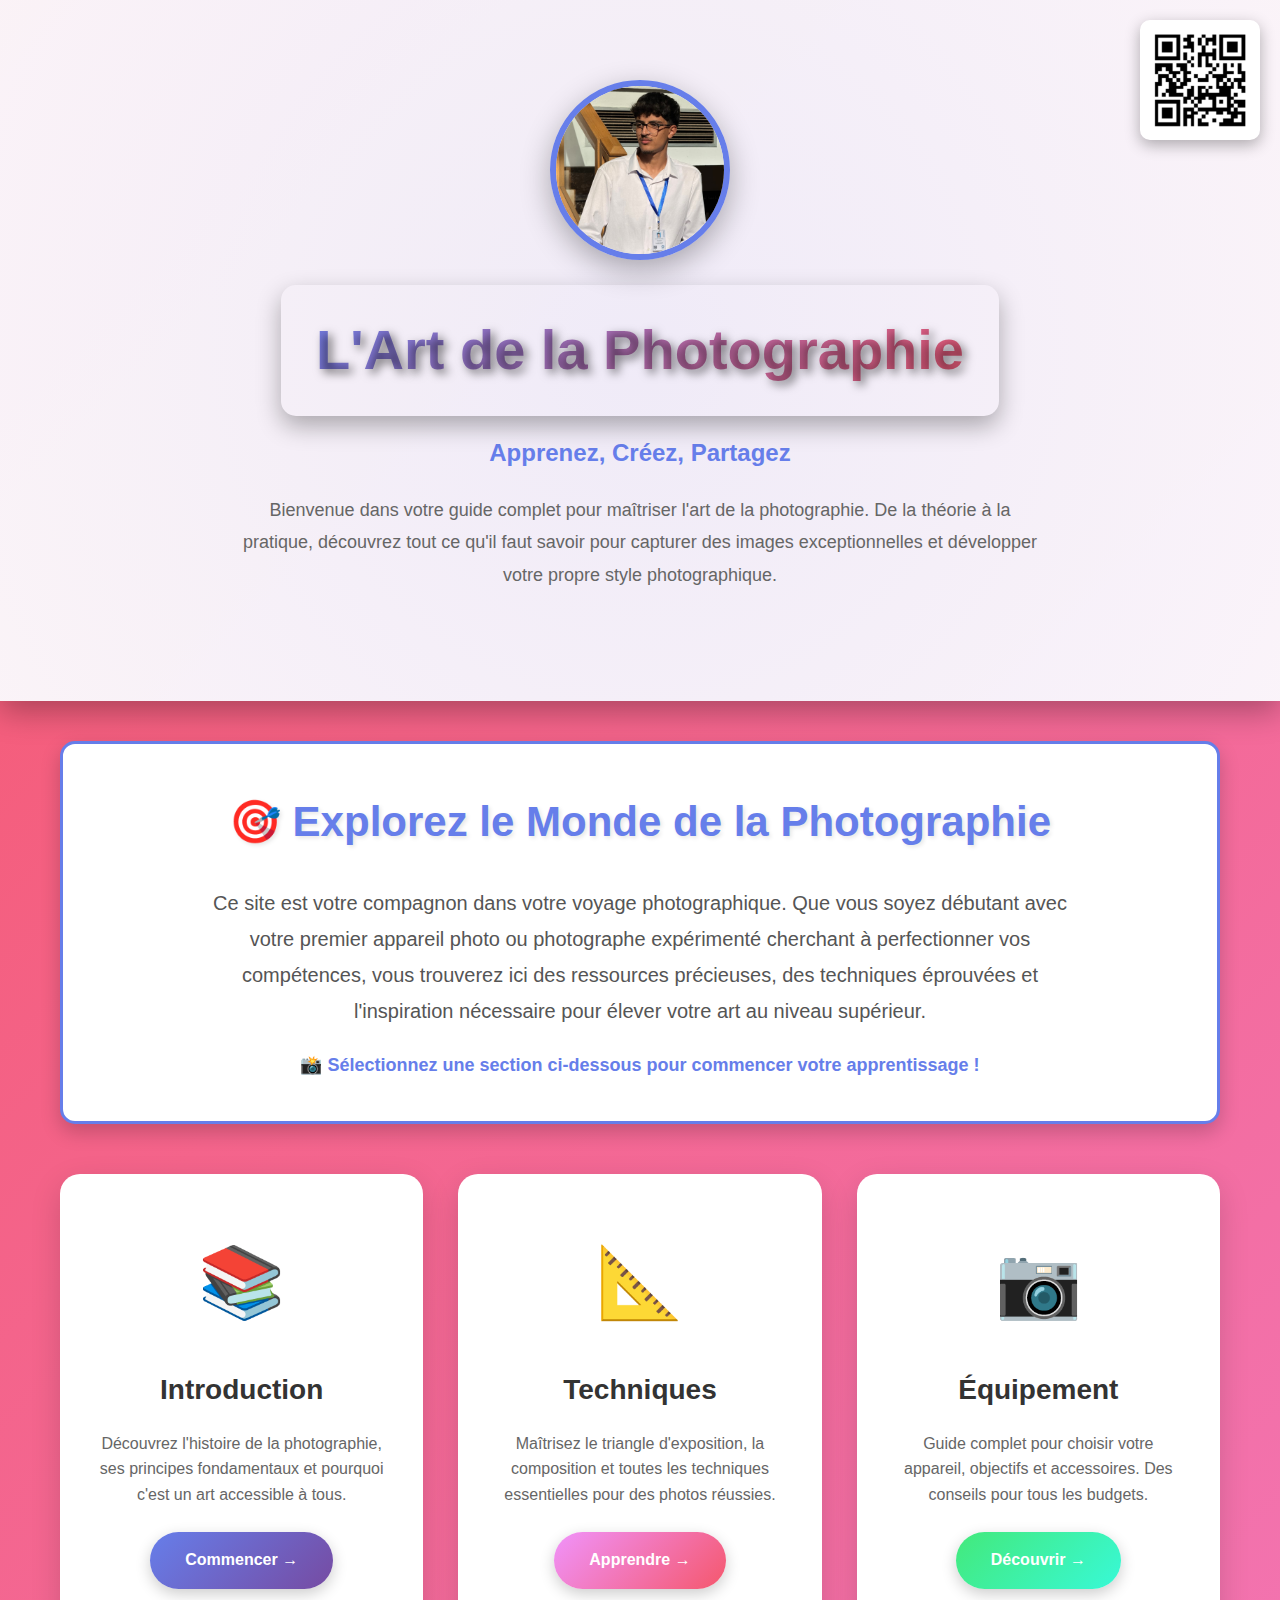
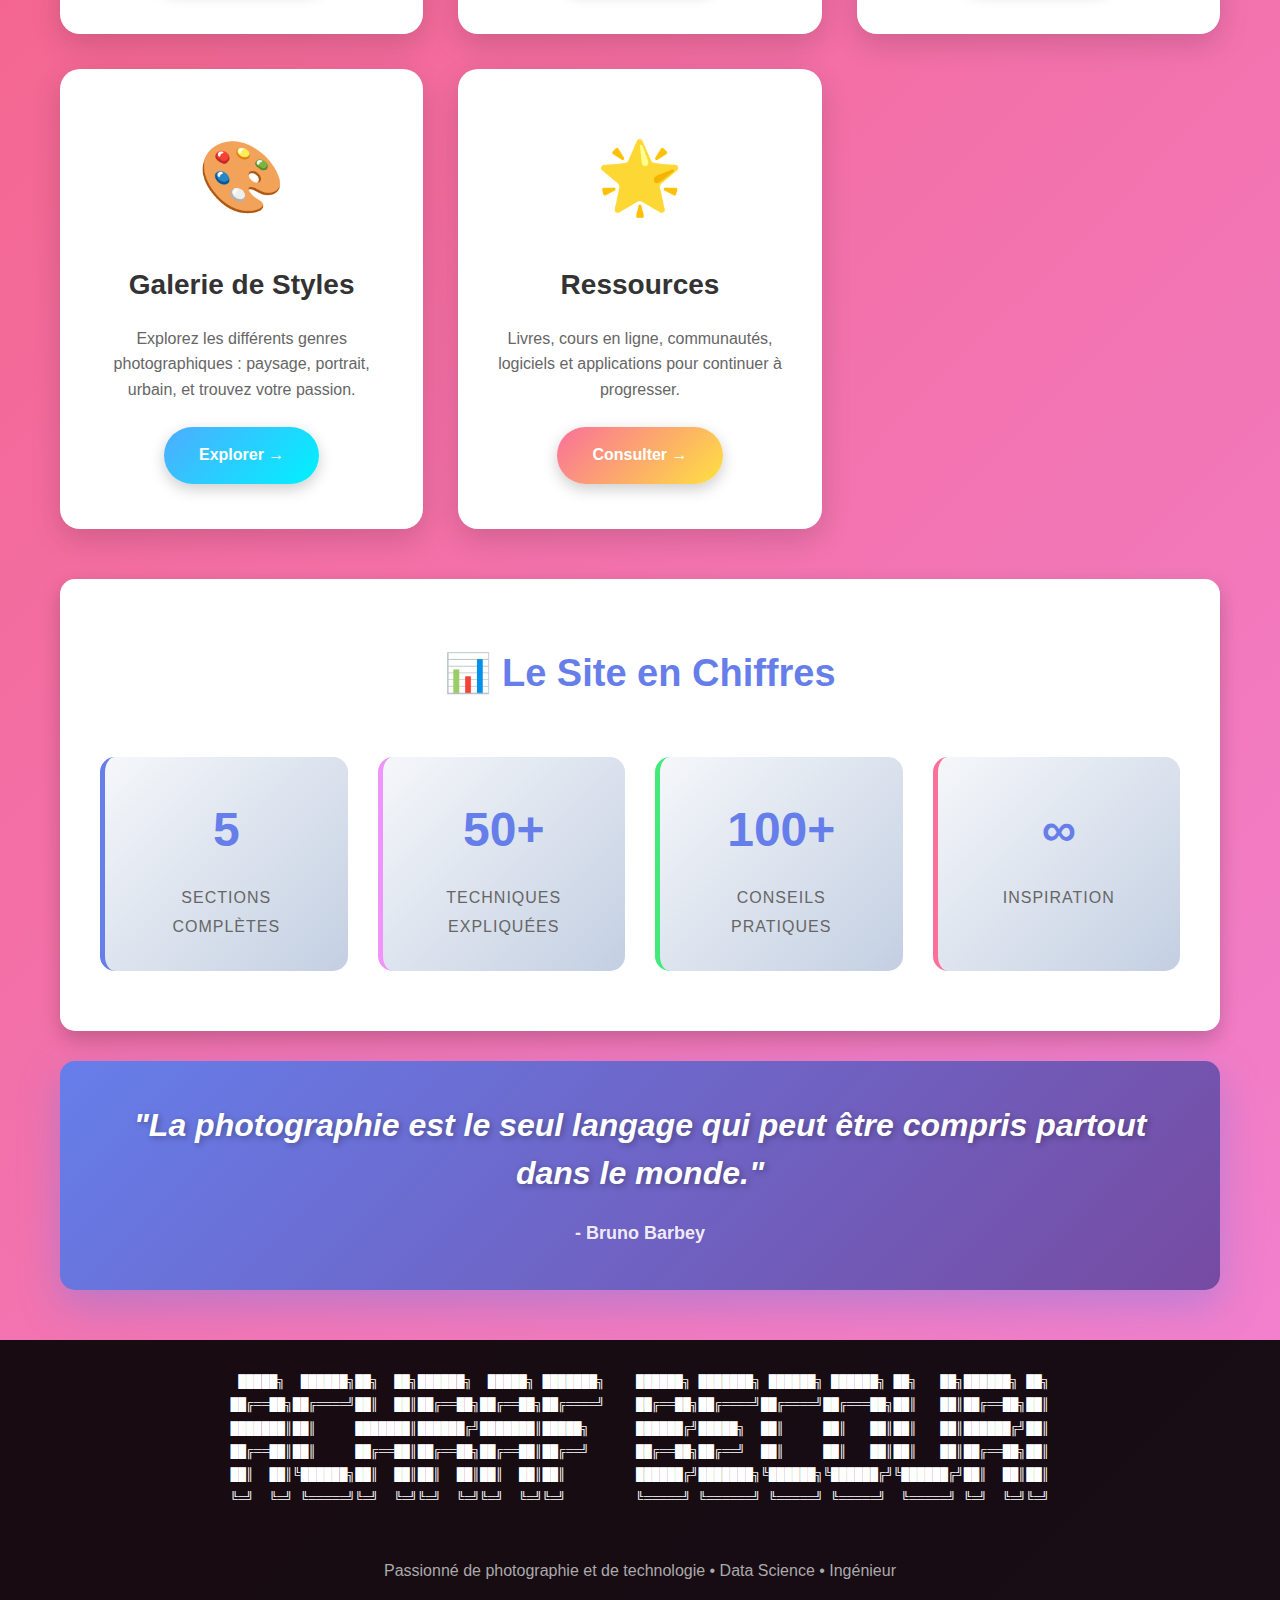
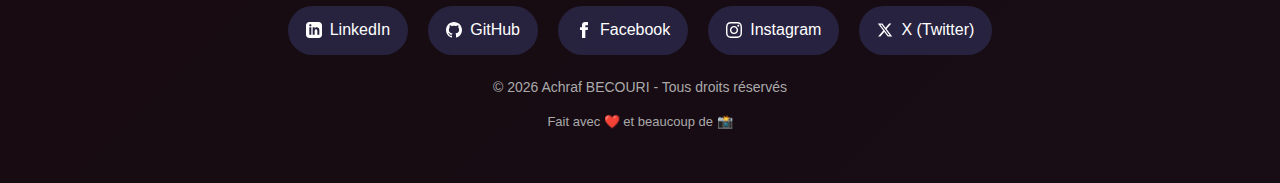
<file: index.html>
<!DOCTYPE html>
<html lang="fr">
<head>
    <meta charset="UTF-8">
    <meta name="viewport" content="width=device-width, initial-scale=1.0">
    <title>L'Art de la Photographie - Achraf BECOURI</title>
    
    <!-- 1. CSS EXTERNE - Lien vers le fichier externe -->
    <link rel="stylesheet" href="styles.css">
    
    <!-- 2. CSS INTERNE - Styles spécifiques à cette page -->
    <style>
        /* Styles spécifiques à la page d'accueil */
        
        /* Animation de fond */
        @keyframes gradient {
            0% { background-position: 0% 50%; }
            50% { background-position: 100% 50%; }
            100% { background-position: 0% 50%; }
        }

        body {
            background: linear-gradient(-45deg, #667eea, #764ba2, #f093fb, #f5576c);
            background-size: 400% 400%;
            animation: gradient 15s ease infinite;
        }

        /* Hero Header spécifique */
        .hero-header {
            background: rgba(255, 255, 255, 0.95);
            padding: 80px 20px;
            text-align: center;
            box-shadow: 0 10px 30px rgba(0, 0, 0, 0.3);
            position: relative;
            overflow: hidden;
        }

        .hero-header::before {
            content: '';
            position: absolute;
            top: -50%;
            left: -50%;
            width: 200%;
            height: 200%;
            background: radial-gradient(circle, rgba(102, 126, 234, 0.1) 0%, transparent 70%);
            animation: rotate 20s linear infinite;
        }

        @keyframes rotate {
            from { transform: rotate(0deg); }
            to { transform: rotate(360deg); }
        }

        .profile-section {
            position: relative;
            z-index: 1;
            margin-bottom: 30px;
        }

        .profile-photo {
            width: 180px;
            height: 180px;
            border-radius: 50%;
            border: 6px solid #667eea;
            box-shadow: 0 10px 30px rgba(0, 0, 0, 0.3);
            margin: 0 auto 25px;
            display: block;
            object-fit: cover;
            animation: fadeInScale 1s ease;
        }

        @keyframes fadeInScale {
            from {
                opacity: 0;
                transform: scale(0.5);
            }
            to {
                opacity: 1;
                transform: scale(1);
            }
        }

        .hero-header h1 {
            font-size: 56px;
            background: linear-gradient(135deg, #667eea 0%, #f5576c 100%);
            -webkit-background-clip: text;
            -webkit-text-fill-color: transparent;
            background-clip: text;
            margin-bottom: 15px;
            position: relative;
            z-index: 1;
            animation: slideInDown 0.8s ease;
        }

        /* Grille des sections */
        .sections-grid {
            display: grid;
            grid-template-columns: repeat(auto-fit, minmax(320px, 1fr));
            gap: 35px;
            margin: 50px 0;
        }

        .section-card {
            background: white;
            padding: 45px 35px;
            border-radius: 20px;
            box-shadow: 0 10px 30px rgba(0, 0, 0, 0.15);
            text-align: center;
            transition: all 0.4s cubic-bezier(0.175, 0.885, 0.32, 1.275);
            position: relative;
            overflow: hidden;
            cursor: pointer;
        }

        .section-card::before {
            content: '';
            position: absolute;
            top: 0;
            left: 0;
            right: 0;
            height: 6px;
            background: linear-gradient(90deg, var(--color-start), var(--color-end));
            transform: scaleX(0);
            transition: transform 0.4s ease;
        }

        .section-card:hover::before {
            transform: scaleX(1);
        }

        .section-card:hover {
            transform: translateY(-20px);
            box-shadow: 0 20px 50px rgba(0, 0, 0, 0.25);
        }

        .section-icon {
            font-size: 70px;
            margin-bottom: 20px;
            display: block;
            transition: transform 0.4s ease;
        }

        .section-card:hover .section-icon {
            transform: scale(1.2) rotate(5deg);
        }

        .section-card h3 {
            font-size: 28px;
            margin-bottom: 15px;
            color: #333;
        }

        .section-card p {
            font-size: 16px;
            color: #666;
            margin-bottom: 25px;
            line-height: 1.6;
        }

        .section-card a {
            display: inline-block;
            padding: 14px 35px;
            background: linear-gradient(135deg, var(--color-start), var(--color-end));
            color: white;
            text-decoration: none;
            border-radius: 30px;
            font-weight: 600;
            font-size: 16px;
            transition: all 0.3s ease;
            box-shadow: 0 5px 15px rgba(0, 0, 0, 0.2);
        }

        .section-card a:hover {
            transform: translateY(-3px);
            box-shadow: 0 8px 25px rgba(0, 0, 0, 0.3);
        }

        /* Couleurs spécifiques pour chaque carte */
        .card-intro {
            --color-start: #667eea;
            --color-end: #764ba2;
        }

        .card-techniques {
            --color-start: #f093fb;
            --color-end: #f5576c;
        }

        .card-equipement {
            --color-start: #43e97b;
            --color-end: #38f9d7;
        }

        .card-galerie {
            --color-start: #4facfe;
            --color-end: #00f2fe;
        }

        .card-ressources {
            --color-start: #fa709a;
            --color-end: #fee140;
        }

        /* Section statistiques */
        .stats-grid {
            display: grid;
            grid-template-columns: repeat(auto-fit, minmax(200px, 1fr));
            gap: 30px;
        }

        .stat-box {
            text-align: center;
            padding: 30px;
            background: linear-gradient(135deg, #f5f7fa 0%, #c3cfe2 100%);
            border-radius: 15px;
            transition: transform 0.3s ease;
        }

        .stat-box:hover {
            transform: translateY(-10px);
        }

        .stat-number {
            font-size: 48px;
            font-weight: bold;
            color: #667eea;
            display: block;
            margin-bottom: 10px;
        }

        .stat-label {
            font-size: 16px;
            color: #666;
            text-transform: uppercase;
            letter-spacing: 1px;
        }
    </style>
</head>
<body>
    <!-- QR Code -->
    <div class="qr-code">
        <img src="images/qr.png" alt="QR Code GitHub">
    </div>

    <!-- Hero Header avec 3. CSS INLINE pour styles spécifiques -->
    <header class="hero-header">
        <div class="profile-section">
            <img src="images/pfp.jpeg" alt="Photo Achraf BECOURI" class="profile-photo">
            <h1 style="text-shadow: 4px 4px 10px rgba(0, 0, 0, 0.5);">L'Art de la Photographie</h1>
            <p class="subtitle" style="font-size: 24px; color: #667eea; font-weight: 600; margin-bottom: 20px;">
                Apprenez, Créez, Partagez
            </p>
            <p class="description" style="font-size: 18px; color: #666; max-width: 800px; margin: 0 auto; line-height: 1.8;">
                Bienvenue dans votre guide complet pour maîtriser l'art de la photographie. 
                De la théorie à la pratique, découvrez tout ce qu'il faut savoir pour capturer 
                des images exceptionnelles et développer votre propre style photographique.
            </p>
        </div>
    </header>

    <!-- Container principal -->
    <div class="container">
        <!-- Section d'introduction avec CSS INLINE -->
        <section class="content-section" style="background: white; text-align: center; border: 3px solid #667eea;">
            <h2 style="color: #667eea; font-size: 42px; margin-bottom: 25px; text-shadow: 2px 2px 4px rgba(0, 0, 0, 0.1);">
                🎯 Explorez le Monde de la Photographie
            </h2>
            <p style="font-size: 20px; color: #555; line-height: 1.8; margin: 0 auto 20px; max-width: 900px;">
                Ce site est votre compagnon dans votre voyage photographique. Que vous soyez débutant 
                avec votre premier appareil photo ou photographe expérimenté cherchant à perfectionner 
                vos compétences, vous trouverez ici des ressources précieuses, des techniques éprouvées 
                et l'inspiration nécessaire pour élever votre art au niveau supérieur.
            </p>
            <p style="font-weight: 600; color: #667eea; margin-top: 20px; font-size: 18px;">
                📸 Sélectionnez une section ci-dessous pour commencer votre apprentissage !
            </p>
        </section>

        <!-- Grille des sections -->
        <div class="sections-grid">
            <div class="section-card card-intro">
                <span class="section-icon">📚</span>
                <h3>Introduction</h3>
                <p>
                    Découvrez l'histoire de la photographie, ses principes fondamentaux et 
                    pourquoi c'est un art accessible à tous.
                </p>
                <a href="introduction.html">Commencer →</a>
            </div>

            <div class="section-card card-techniques">
                <span class="section-icon">📐</span>
                <h3>Techniques</h3>
                <p>
                    Maîtrisez le triangle d'exposition, la composition et toutes les techniques 
                    essentielles pour des photos réussies.
                </p>
                <a href="techniques.html">Apprendre →</a>
            </div>

            <div class="section-card card-equipement">
                <span class="section-icon">📷</span>
                <h3>Équipement</h3>
                <p>
                    Guide complet pour choisir votre appareil, objectifs et accessoires. 
                    Des conseils pour tous les budgets.
                </p>
                <a href="equipement.html">Découvrir →</a>
            </div>

            <div class="section-card card-galerie">
                <span class="section-icon">🎨</span>
                <h3>Galerie de Styles</h3>
                <p>
                    Explorez les différents genres photographiques : paysage, portrait, urbain, 
                    et trouvez votre passion.
                </p>
                <a href="galerie.html">Explorer →</a>
            </div>

            <div class="section-card card-ressources">
                <span class="section-icon">🌟</span>
                <h3>Ressources</h3>
                <p>
                    Livres, cours en ligne, communautés, logiciels et applications pour 
                    continuer à progresser.
                </p>
                <a href="ressources.html">Consulter →</a>
            </div>
        </div>

        <!-- Section statistiques avec CSS INLINE -->
        <section class="content-section" style="background: white; padding: 60px 40px;">
            <h2 style="text-align: center; font-size: 38px; color: #667eea; margin-bottom: 50px;">
                📊 Le Site en Chiffres
            </h2>
            <div class="stats-grid">
                <div class="stat-box" style="border-left: 5px solid #667eea;">
                    <span class="stat-number">5</span>
                    <span class="stat-label">Sections Complètes</span>
                </div>
                <div class="stat-box" style="border-left: 5px solid #f093fb;">
                    <span class="stat-number">50+</span>
                    <span class="stat-label">Techniques Expliquées</span>
                </div>
                <div class="stat-box" style="border-left: 5px solid #43e97b;">
                    <span class="stat-number">100+</span>
                    <span class="stat-label">Conseils Pratiques</span>
                </div>
                <div class="stat-box" style="border-left: 5px solid #fa709a;">
                    <span class="stat-number">∞</span>
                    <span class="stat-label">Inspiration</span>
                </div>
            </div>
        </section>

        <!-- Section citation avec CSS INLINE -->
        <section class="content-section" style="background: linear-gradient(135deg, #667eea 0%, #764ba2 100%); color: white; text-align: center; box-shadow: 0 15px 40px rgba(102, 126, 234, 0.4);">
            <h2 style="color: white; font-size: 32px; font-style: italic; text-shadow: 2px 2px 6px rgba(0, 0, 0, 0.3); line-height: 1.5;">
                "La photographie est le seul langage qui peut être compris partout dans le monde."
            </h2>
            <p style="margin-top: 20px; font-size: 18px; font-weight: 600; color: rgba(255, 255, 255, 0.9);">
                - Bruno Barbey
            </p>
        </section>
    </div>

    <!-- Footer -->
    <footer>
        <div class="footer-content" style="max-width: 1200px; margin: 0 auto;">
            <pre>
 █████╗  ██████╗██╗  ██╗██████╗  █████╗ ███████╗    ██████╗ ███████╗ ██████╗ ██████╗ ██╗   ██╗██████╗ ██╗
██╔══██╗██╔════╝██║  ██║██╔══██╗██╔══██╗██╔════╝    ██╔══██╗██╔════╝██╔════╝██╔═══██╗██║   ██║██╔══██╗██║
███████║██║     ███████║██████╔╝███████║█████╗      ██████╔╝█████╗  ██║     ██║   ██║██║   ██║██████╔╝██║
██╔══██║██║     ██╔══██║██╔══██╗██╔══██║██╔══╝      ██╔══██╗██╔══╝  ██║     ██║   ██║██║   ██║██╔══██╗██║
██║  ██║╚██████╗██║  ██║██║  ██║██║  ██║██║         ██████╔╝███████╗╚██████╗╚██████╔╝╚██████╔╝██║  ██║██║
╚═╝  ╚═╝ ╚═════╝╚═╝  ╚═╝╚═╝  ╚═╝╚═╝  ╚═╝╚═╝         ╚═════╝ ╚══════╝ ╚═════╝ ╚═════╝  ╚═════╝ ╚═╝  ╚═╝╚═╝
                                                                                                         
            </pre>
            <p style="color: #aaa; margin-bottom: 20px;">
                Passionné de photographie et de technologie • Data Science • Ingénieur
            </p>

            <div class="social-links">
                <a href="https://www.linkedin.com/in/achraf-becouri-2b3533255/" target="_blank" style="background: rgba(102, 126, 234, 0.2);">
                    <svg width="16" height="16" viewBox="0 0 24 24" fill="currentColor">
                        <path d="M19 0h-14c-2.761 0-5 2.239-5 5v14c0 2.761 2.239 5 5 5h14c2.762 0 5-2.239 5-5v-14c0-2.761-2.238-5-5-5zm-11 19h-3v-11h3v11zm-1.5-12.268c-.966 0-1.75-.79-1.75-1.764s.784-1.764 1.75-1.764 1.75.79 1.75 1.764-.783 1.764-1.75 1.764zm13.5 12.268h-3v-5.604c0-3.368-4-3.113-4 0v5.604h-3v-11h3v1.765c1.396-2.586 7-2.777 7 2.476v6.759z"/>
                    </svg>
                    LinkedIn
                </a>
                <a href="https://github.com/Achraf-BECOURI" target="_blank" style="background: rgba(102, 126, 234, 0.2);">
                    <svg width="16" height="16" viewBox="0 0 24 24" fill="currentColor">
                        <path d="M12 0c-6.626 0-12 5.373-12 12 0 5.302 3.438 9.8 8.207 11.387.599.111.793-.261.793-.577v-2.234c-3.338.726-4.033-1.416-4.033-1.416-.546-1.387-1.333-1.756-1.333-1.756-1.089-.745.083-.729.083-.729 1.205.084 1.839 1.237 1.839 1.237 1.07 1.834 2.807 1.304 3.492.997.107-.775.418-1.305.762-1.604-2.665-.305-5.467-1.334-5.467-5.931 0-1.311.469-2.381 1.236-3.221-.124-.303-.535-1.524.117-3.176 0 0 1.008-.322 3.301 1.23.957-.266 1.983-.399 3.003-.404 1.02.005 2.047.138 3.006.404 2.291-1.552 3.297-1.23 3.297-1.23.653 1.653.242 2.874.118 3.176.77.84 1.235 1.911 1.235 3.221 0 4.609-2.807 5.624-5.479 5.921.43.372.823 1.102.823 2.222v3.293c0 .319.192.694.801.576 4.765-1.589 8.199-6.086 8.199-11.386 0-6.627-5.373-12-12-12z"/>
                    </svg>
                    GitHub
                </a>
                <a href="https://www.facebook.com/share/1DLdzK5caX/" target="_blank" style="background: rgba(102, 126, 234, 0.2);">
                    <svg width="16" height="16" viewBox="0 0 24 24" fill="currentColor">
                        <path d="M9 8h-3v4h3v12h5v-12h3.642l.358-4h-4v-1.667c0-.955.192-1.333 1.115-1.333h2.885v-5h-3.808c-3.596 0-5.192 1.583-5.192 4.615v3.385z"/>
                    </svg>
                    Facebook
                </a>
                <a href="https://www.instagram.com/achrafbecouri" target="_blank" style="background: rgba(102, 126, 234, 0.2);">
                    <svg width="16" height="16" viewBox="0 0 24 24" fill="currentColor">
                        <path d="M12 2.163c3.204 0 3.584.012 4.85.07 3.252.148 4.771 1.691 4.919 4.919.058 1.265.069 1.645.069 4.849 0 3.205-.012 3.584-.069 4.849-.149 3.225-1.664 4.771-4.919 4.919-1.266.058-1.644.07-4.85.07-3.204 0-3.584-.012-4.849-.07-3.26-.149-4.771-1.699-4.919-4.92-.058-1.265-.07-1.644-.07-4.849 0-3.204.013-3.583.07-4.849.149-3.227 1.664-4.771 4.919-4.919 1.266-.057 1.645-.069 4.849-.069zm0-2.163c-3.259 0-3.667.014-4.947.072-4.358.2-6.78 2.618-6.98 6.98-.059 1.281-.073 1.689-.073 4.948 0 3.259.014 3.668.072 4.948.2 4.358 2.618 6.78 6.98 6.98 1.281.058 1.689.072 4.948.072 3.259 0 3.668-.014 4.948-.072 4.354-.2 6.782-2.618 6.979-6.98.059-1.28.073-1.689.073-4.948 0-3.259-.014-3.667-.072-4.947-.196-4.354-2.617-6.78-6.979-6.98-1.281-.059-1.69-.073-4.949-.073zm0 5.838c-3.403 0-6.162 2.759-6.162 6.162s2.759 6.163 6.162 6.163 6.162-2.759 6.162-6.163c0-3.403-2.759-6.162-6.162-6.162zm0 10.162c-2.209 0-4-1.79-4-4 0-2.209 1.791-4 4-4s4 1.791 4 4c0 2.21-1.791 4-4 4zm6.406-11.845c-.796 0-1.441.645-1.441 1.44s.645 1.44 1.441 1.44c.795 0 1.439-.645 1.439-1.44s-.644-1.44-1.439-1.44z"/>
                    </svg>
                    Instagram
                </a>
                <a href="https://x.com/achrafbecouri" target="_blank" style="background: rgba(102, 126, 234, 0.2);">
                    <svg width="16" height="16" viewBox="0 0 24 24" fill="currentColor">
                        <path d="M18.244 2.25h3.308l-7.227 8.26 8.502 11.24H16.17l-5.214-6.817L4.99 21.75H1.68l7.73-8.835L1.254 2.25H8.08l4.713 6.231zm-1.161 17.52h1.833L7.084 4.126H5.117z"/>
                    </svg>
                    X (Twitter)
                </a>
            </div>

            <div class="copyright">
                <p>© 2026 Achraf BECOURI - Tous droits réservés</p>
                <p style="margin-top: 10px; font-size: 13px;">
                    Fait avec ❤️ et beaucoup de 📸
                </p>
            </div>
        </div>
    </footer>
</body>
</html>
</file>
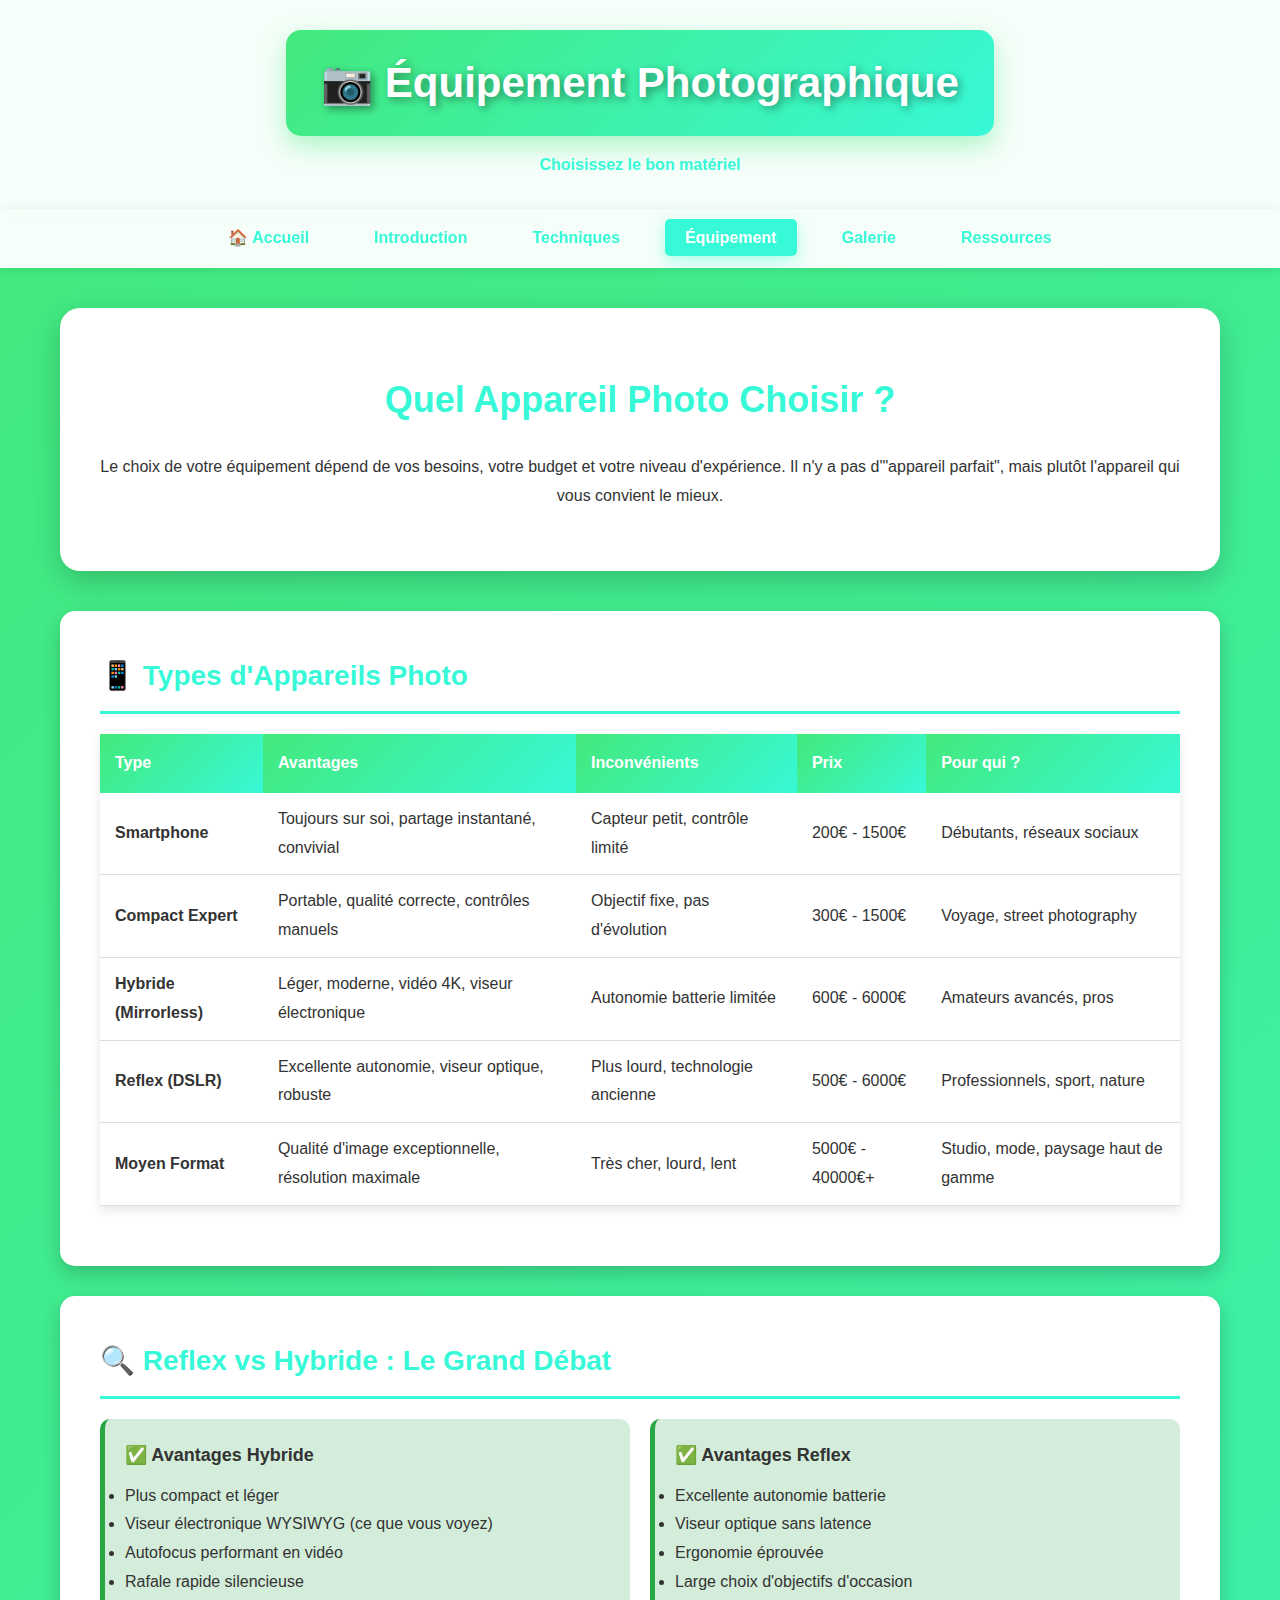
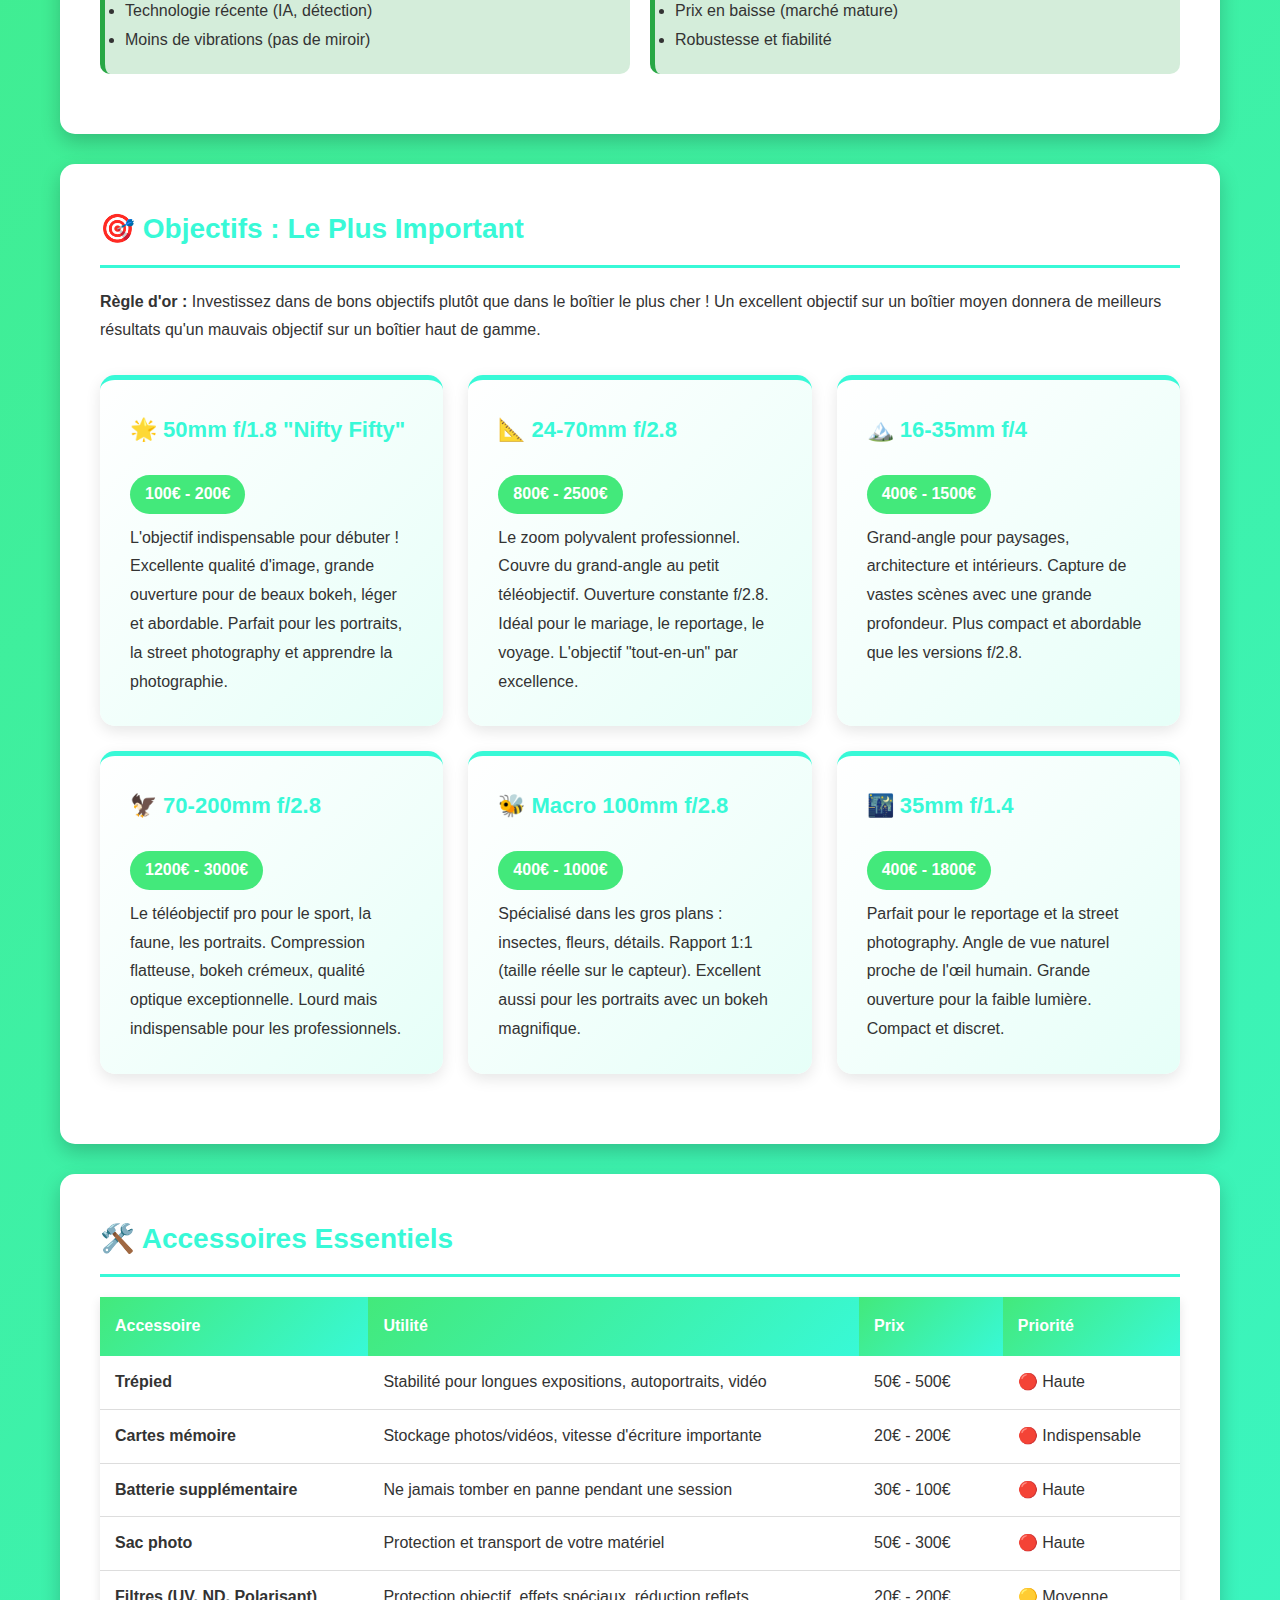
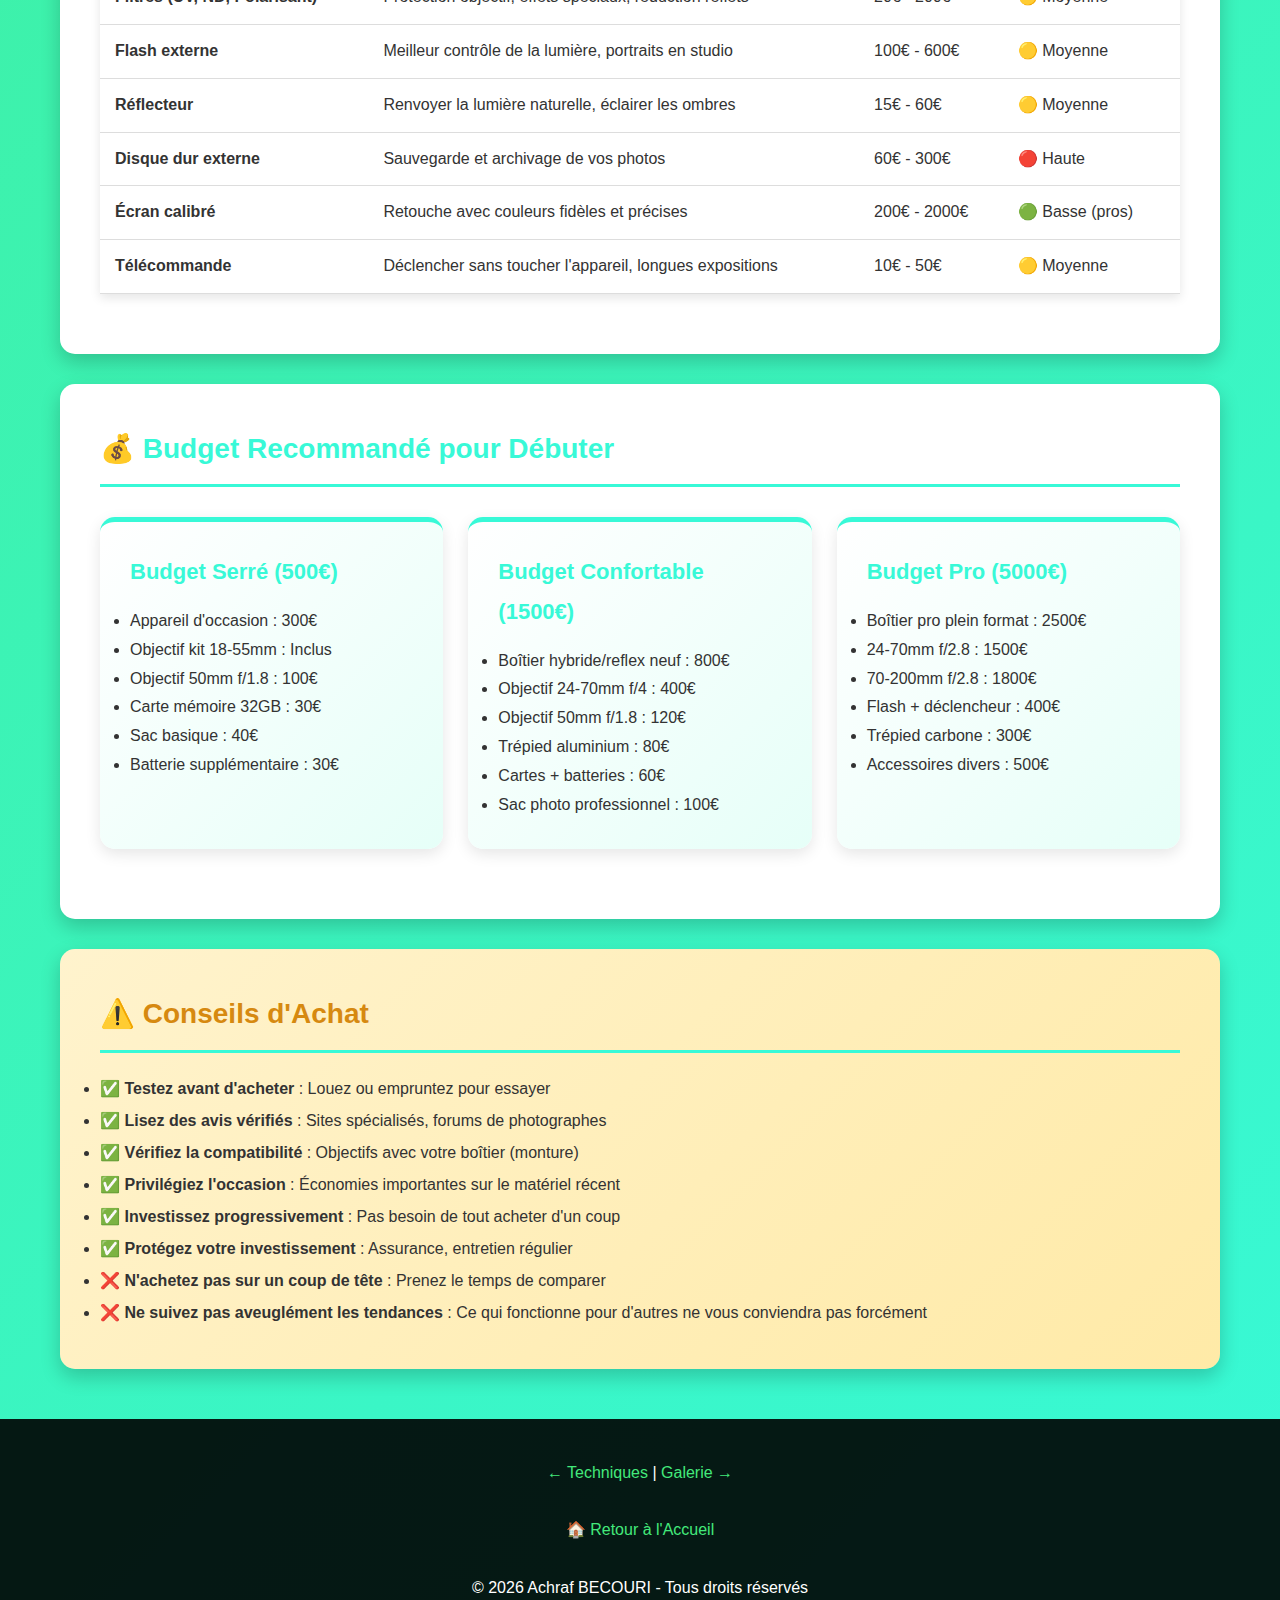
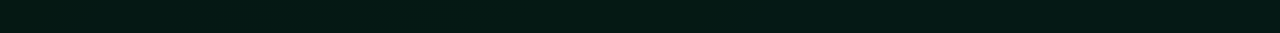
<file: equipement.html>
<!DOCTYPE html>
<html lang="fr">
<head>
    <meta charset="UTF-8">
    <meta name="viewport" content="width=device-width, initial-scale=1.0">
    <title>Équipement Photographique - Achraf BECOURI</title>
    <style>
        * {
            margin: 0;
            padding: 0;
            box-sizing: border-box;
        }

        body {
            font-family: 'Segoe UI', Tahoma, Geneva, Verdana, sans-serif;
            background: linear-gradient(135deg, #43e97b 0%, #38f9d7 100%);
            color: #333;
            line-height: 1.8;
        }

        header {
            background: rgba(255, 255, 255, 0.95);
            padding: 30px 20px;
            text-align: center;
            box-shadow: 0 4px 15px rgba(0, 0, 0, 0.2);
        }

        h1 {
            font-size: 42px;
            color: #fff;
            background: linear-gradient(135deg, #43e97b 0%, #38f9d7 100%);
            padding: 15px 35px;
            border-radius: 15px;
            display: inline-block;
            text-shadow: 3px 3px 8px rgba(0, 0, 0, 0.4);
            box-shadow: 0 10px 25px rgba(67, 233, 123, 0.4);
        }

        nav {
            background: rgba(255, 255, 255, 0.95);
            padding: 15px 0;
            box-shadow: 0 2px 10px rgba(0, 0, 0, 0.1);
            position: sticky;
            top: 0;
            z-index: 999;
        }

        nav ul {
            list-style: none;
            display: flex;
            justify-content: center;
            gap: 25px;
            flex-wrap: wrap;
        }

        nav a {
            text-decoration: none;
            color: #38f9d7;
            font-weight: 600;
            font-size: 16px;
            padding: 10px 20px;
            border-radius: 5px;
            transition: all 0.3s;
        }

        nav a:hover, nav a.active {
            background: #38f9d7;
            color: white;
            box-shadow: 0 5px 15px rgba(56, 249, 215, 0.4);
        }

        .container {
            max-width: 1200px;
            margin: 40px auto;
            padding: 0 20px;
        }

        .hero {
            background: white;
            padding: 60px 40px;
            border-radius: 20px;
            box-shadow: 0 10px 30px rgba(0, 0, 0, 0.2);
            margin-bottom: 40px;
            text-align: center;
        }

        .hero h2 {
            color: #38f9d7;
            font-size: 36px;
            margin-bottom: 20px;
        }

        .content-section {
            background: white;
            padding: 40px;
            border-radius: 15px;
            box-shadow: 0 8px 20px rgba(0, 0, 0, 0.2);
            margin-bottom: 30px;
        }

        .content-section h3 {
            color: #38f9d7;
            font-size: 28px;
            margin-bottom: 20px;
            border-bottom: 3px solid #38f9d7;
            padding-bottom: 10px;
        }

        table {
            width: 100%;
            border-collapse: collapse;
            margin: 20px 0;
            box-shadow: 0 4px 10px rgba(0, 0, 0, 0.1);
        }

        th {
            background: linear-gradient(135deg, #43e97b 0%, #38f9d7 100%);
            color: white;
            padding: 15px;
            text-align: left;
            font-size: 16px;
        }

        td {
            padding: 12px 15px;
            border-bottom: 1px solid #ddd;
        }

        tr:hover {
            background: #f0fdf8;
        }

        .equipment-grid {
            display: grid;
            grid-template-columns: repeat(auto-fit, minmax(300px, 1fr));
            gap: 25px;
            margin: 30px 0;
        }

        .equipment-card {
            background: linear-gradient(135deg, #fff 0%, #e6fff8 100%);
            padding: 30px;
            border-radius: 15px;
            box-shadow: 0 5px 15px rgba(0, 0, 0, 0.1);
            border-top: 5px solid #38f9d7;
            transition: transform 0.3s ease;
        }

        .equipment-card:hover {
            transform: translateY(-10px);
        }

        .equipment-card h4 {
            color: #38f9d7;
            font-size: 22px;
            margin-bottom: 15px;
        }

        .price-tag {
            background: #43e97b;
            color: white;
            padding: 5px 15px;
            border-radius: 20px;
            display: inline-block;
            font-weight: bold;
            margin: 10px 0;
        }

        .pros-cons {
            display: grid;
            grid-template-columns: 1fr 1fr;
            gap: 20px;
            margin: 20px 0;
        }

        .pros, .cons {
            padding: 20px;
            border-radius: 10px;
        }

        .pros {
            background: #d4edda;
            border-left: 5px solid #28a745;
        }

        .cons {
            background: #f8d7da;
            border-left: 5px solid #dc3545;
        }

        .pros h5, .cons h5 {
            margin-bottom: 10px;
            font-size: 18px;
        }

        footer {
            background: rgba(0, 0, 0, 0.9);
            color: white;
            padding: 30px 20px;
            text-align: center;
            margin-top: 50px;
        }

        footer a {
            color: #43e97b;
            text-decoration: none;
        }

        footer a:hover {
            text-decoration: underline;
        }

        @media (max-width: 768px) {
            .pros-cons {
                grid-template-columns: 1fr;
            }
        }
    </style>
</head>
<body>
    <header>
        <h1>📷 Équipement Photographique</h1>
        <p style="margin-top: 15px; color: #38f9d7; font-weight: 600;">Choisissez le bon matériel</p>
    </header>

    <nav>
        <ul>
            <li><a href="index.html" class="btn-home">🏠 Accueil</a></li>
            <li><a href="introduction.html">Introduction</a></li>
            <li><a href="techniques.html">Techniques</a></li>
            <li><a href="equipement.html" class="active">Équipement</a></li>
            <li><a href="galerie.html">Galerie</a></li>
            <li><a href="ressources.html">Ressources</a></li>
        </ul>
    </nav>

    <div class="container">
        <div class="hero">
            <h2>Quel Appareil Photo Choisir ?</h2>
            <p>
                Le choix de votre équipement dépend de vos besoins, votre budget et votre niveau d'expérience. 
                Il n'y a pas d'"appareil parfait", mais plutôt l'appareil qui vous convient le mieux.
            </p>
        </div>

        <div class="content-section">
            <h3>📱 Types d'Appareils Photo</h3>
            
            <table>
                <thead>
                    <tr>
                        <th>Type</th>
                        <th>Avantages</th>
                        <th>Inconvénients</th>
                        <th>Prix</th>
                        <th>Pour qui ?</th>
                    </tr>
                </thead>
                <tbody>
                    <tr>
                        <td><strong>Smartphone</strong></td>
                        <td>Toujours sur soi, partage instantané, convivial</td>
                        <td>Capteur petit, contrôle limité</td>
                        <td>200€ - 1500€</td>
                        <td>Débutants, réseaux sociaux</td>
                    </tr>
                    <tr>
                        <td><strong>Compact Expert</strong></td>
                        <td>Portable, qualité correcte, contrôles manuels</td>
                        <td>Objectif fixe, pas d'évolution</td>
                        <td>300€ - 1500€</td>
                        <td>Voyage, street photography</td>
                    </tr>
                    <tr>
                        <td><strong>Hybride (Mirrorless)</strong></td>
                        <td>Léger, moderne, vidéo 4K, viseur électronique</td>
                        <td>Autonomie batterie limitée</td>
                        <td>600€ - 6000€</td>
                        <td>Amateurs avancés, pros</td>
                    </tr>
                    <tr>
                        <td><strong>Reflex (DSLR)</strong></td>
                        <td>Excellente autonomie, viseur optique, robuste</td>
                        <td>Plus lourd, technologie ancienne</td>
                        <td>500€ - 6000€</td>
                        <td>Professionnels, sport, nature</td>
                    </tr>
                    <tr>
                        <td><strong>Moyen Format</strong></td>
                        <td>Qualité d'image exceptionnelle, résolution maximale</td>
                        <td>Très cher, lourd, lent</td>
                        <td>5000€ - 40000€+</td>
                        <td>Studio, mode, paysage haut de gamme</td>
                    </tr>
                </tbody>
            </table>
        </div>

        <div class="content-section">
            <h3>🔍 Reflex vs Hybride : Le Grand Débat</h3>
            
            <div class="pros-cons">
                <div class="pros">
                    <h5>✅ Avantages Hybride</h5>
                    <ul>
                        <li>Plus compact et léger</li>
                        <li>Viseur électronique WYSIWYG (ce que vous voyez)</li>
                        <li>Autofocus performant en vidéo</li>
                        <li>Rafale rapide silencieuse</li>
                        <li>Technologie récente (IA, détection)</li>
                        <li>Moins de vibrations (pas de miroir)</li>
                    </ul>
                </div>

                <div class="pros">
                    <h5>✅ Avantages Reflex</h5>
                    <ul>
                        <li>Excellente autonomie batterie</li>
                        <li>Viseur optique sans latence</li>
                        <li>Ergonomie éprouvée</li>
                        <li>Large choix d'objectifs d'occasion</li>
                        <li>Prix en baisse (marché mature)</li>
                        <li>Robustesse et fiabilité</li>
                    </ul>
                </div>
            </div>
        </div>

        <div class="content-section">
            <h3>🎯 Objectifs : Le Plus Important</h3>
            <p style="margin-bottom: 20px;">
                <strong>Règle d'or :</strong> Investissez dans de bons objectifs plutôt que dans le boîtier le plus cher ! 
                Un excellent objectif sur un boîtier moyen donnera de meilleurs résultats qu'un mauvais objectif sur un boîtier haut de gamme.
            </p>

            <div class="equipment-grid">
                <div class="equipment-card">
                    <h4>🌟 50mm f/1.8 "Nifty Fifty"</h4>
                    <div class="price-tag">100€ - 200€</div>
                    <p>
                        L'objectif indispensable pour débuter ! Excellente qualité d'image, grande ouverture pour de beaux bokeh, 
                        léger et abordable. Parfait pour les portraits, la street photography et apprendre la photographie.
                    </p>
                </div>

                <div class="equipment-card">
                    <h4>📐 24-70mm f/2.8</h4>
                    <div class="price-tag">800€ - 2500€</div>
                    <p>
                        Le zoom polyvalent professionnel. Couvre du grand-angle au petit téléobjectif. Ouverture constante f/2.8. 
                        Idéal pour le mariage, le reportage, le voyage. L'objectif "tout-en-un" par excellence.
                    </p>
                </div>

                <div class="equipment-card">
                    <h4>🏔️ 16-35mm f/4</h4>
                    <div class="price-tag">400€ - 1500€</div>
                    <p>
                        Grand-angle pour paysages, architecture et intérieurs. Capture de vastes scènes avec une grande profondeur. 
                        Plus compact et abordable que les versions f/2.8.
                    </p>
                </div>

                <div class="equipment-card">
                    <h4>🦅 70-200mm f/2.8</h4>
                    <div class="price-tag">1200€ - 3000€</div>
                    <p>
                        Le téléobjectif pro pour le sport, la faune, les portraits. Compression flatteuse, bokeh crémeux, 
                        qualité optique exceptionnelle. Lourd mais indispensable pour les professionnels.
                    </p>
                </div>

                <div class="equipment-card">
                    <h4>🐝 Macro 100mm f/2.8</h4>
                    <div class="price-tag">400€ - 1000€</div>
                    <p>
                        Spécialisé dans les gros plans : insectes, fleurs, détails. Rapport 1:1 (taille réelle sur le capteur). 
                        Excellent aussi pour les portraits avec un bokeh magnifique.
                    </p>
                </div>

                <div class="equipment-card">
                    <h4>🌃 35mm f/1.4</h4>
                    <div class="price-tag">400€ - 1800€</div>
                    <p>
                        Parfait pour le reportage et la street photography. Angle de vue naturel proche de l'œil humain. 
                        Grande ouverture pour la faible lumière. Compact et discret.
                    </p>
                </div>
            </div>
        </div>

        <div class="content-section">
            <h3>🛠️ Accessoires Essentiels</h3>
            
            <table>
                <thead>
                    <tr>
                        <th>Accessoire</th>
                        <th>Utilité</th>
                        <th>Prix</th>
                        <th>Priorité</th>
                    </tr>
                </thead>
                <tbody>
                    <tr>
                        <td><strong>Trépied</strong></td>
                        <td>Stabilité pour longues expositions, autoportraits, vidéo</td>
                        <td>50€ - 500€</td>
                        <td>🔴 Haute</td>
                    </tr>
                    <tr>
                        <td><strong>Cartes mémoire</strong></td>
                        <td>Stockage photos/vidéos, vitesse d'écriture importante</td>
                        <td>20€ - 200€</td>
                        <td>🔴 Indispensable</td>
                    </tr>
                    <tr>
                        <td><strong>Batterie supplémentaire</strong></td>
                        <td>Ne jamais tomber en panne pendant une session</td>
                        <td>30€ - 100€</td>
                        <td>🔴 Haute</td>
                    </tr>
                    <tr>
                        <td><strong>Sac photo</strong></td>
                        <td>Protection et transport de votre matériel</td>
                        <td>50€ - 300€</td>
                        <td>🔴 Haute</td>
                    </tr>
                    <tr>
                        <td><strong>Filtres (UV, ND, Polarisant)</strong></td>
                        <td>Protection objectif, effets spéciaux, réduction reflets</td>
                        <td>20€ - 200€</td>
                        <td>🟡 Moyenne</td>
                    </tr>
                    <tr>
                        <td><strong>Flash externe</strong></td>
                        <td>Meilleur contrôle de la lumière, portraits en studio</td>
                        <td>100€ - 600€</td>
                        <td>🟡 Moyenne</td>
                    </tr>
                    <tr>
                        <td><strong>Réflecteur</strong></td>
                        <td>Renvoyer la lumière naturelle, éclairer les ombres</td>
                        <td>15€ - 60€</td>
                        <td>🟡 Moyenne</td>
                    </tr>
                    <tr>
                        <td><strong>Disque dur externe</strong></td>
                        <td>Sauvegarde et archivage de vos photos</td>
                        <td>60€ - 300€</td>
                        <td>🔴 Haute</td>
                    </tr>
                    <tr>
                        <td><strong>Écran calibré</strong></td>
                        <td>Retouche avec couleurs fidèles et précises</td>
                        <td>200€ - 2000€</td>
                        <td>🟢 Basse (pros)</td>
                    </tr>
                    <tr>
                        <td><strong>Télécommande</strong></td>
                        <td>Déclencher sans toucher l'appareil, longues expositions</td>
                        <td>10€ - 50€</td>
                        <td>🟡 Moyenne</td>
                    </tr>
                </tbody>
            </table>
        </div>

        <div class="content-section">
            <h3>💰 Budget Recommandé pour Débuter</h3>
            
            <div class="equipment-grid">
                <div class="equipment-card">
                    <h4>Budget Serré (500€)</h4>
                    <ul>
                        <li>Appareil d'occasion : 300€</li>
                        <li>Objectif kit 18-55mm : Inclus</li>
                        <li>Objectif 50mm f/1.8 : 100€</li>
                        <li>Carte mémoire 32GB : 30€</li>
                        <li>Sac basique : 40€</li>
                        <li>Batterie supplémentaire : 30€</li>
                    </ul>
                </div>

                <div class="equipment-card">
                    <h4>Budget Confortable (1500€)</h4>
                    <ul>
                        <li>Boîtier hybride/reflex neuf : 800€</li>
                        <li>Objectif 24-70mm f/4 : 400€</li>
                        <li>Objectif 50mm f/1.8 : 120€</li>
                        <li>Trépied aluminium : 80€</li>
                        <li>Cartes + batteries : 60€</li>
                        <li>Sac photo professionnel : 100€</li>
                    </ul>
                </div>

                <div class="equipment-card">
                    <h4>Budget Pro (5000€)</h4>
                    <ul>
                        <li>Boîtier pro plein format : 2500€</li>
                        <li>24-70mm f/2.8 : 1500€</li>
                        <li>70-200mm f/2.8 : 1800€</li>
                        <li>Flash + déclencheur : 400€</li>
                        <li>Trépied carbone : 300€</li>
                        <li>Accessoires divers : 500€</li>
                    </ul>
                </div>
            </div>
        </div>

        <div class="content-section" style="background: linear-gradient(135deg, #fff3cd 0%, #ffeaa7 100%);">
            <h3 style="color: #d68910;">⚠️ Conseils d'Achat</h3>
            <ul style="line-height: 2;">
                <li>✅ <strong>Testez avant d'acheter</strong> : Louez ou empruntez pour essayer</li>
                <li>✅ <strong>Lisez des avis vérifiés</strong> : Sites spécialisés, forums de photographes</li>
                <li>✅ <strong>Vérifiez la compatibilité</strong> : Objectifs avec votre boîtier (monture)</li>
                <li>✅ <strong>Privilégiez l'occasion</strong> : Économies importantes sur le matériel récent</li>
                <li>✅ <strong>Investissez progressivement</strong> : Pas besoin de tout acheter d'un coup</li>
                <li>✅ <strong>Protégez votre investissement</strong> : Assurance, entretien régulier</li>
                <li>❌ <strong>N'achetez pas sur un coup de tête</strong> : Prenez le temps de comparer</li>
                <li>❌ <strong>Ne suivez pas aveuglément les tendances</strong> : Ce qui fonctionne pour d'autres ne vous conviendra pas forcément</li>
            </ul>
        </div>
    </div>

    <footer>
        <p style="margin-top: 10px;">
            <a href="techniques.html">← Techniques</a> | 
            <a href="galerie.html">Galerie →<br></a>
            <a href="index.html"><br>🏠 Retour à l'Accueil</a>
        </p>
        <p><br>© 2026 Achraf BECOURI - Tous droits réservés</p>
    </footer>
</body>
</html>
</file>
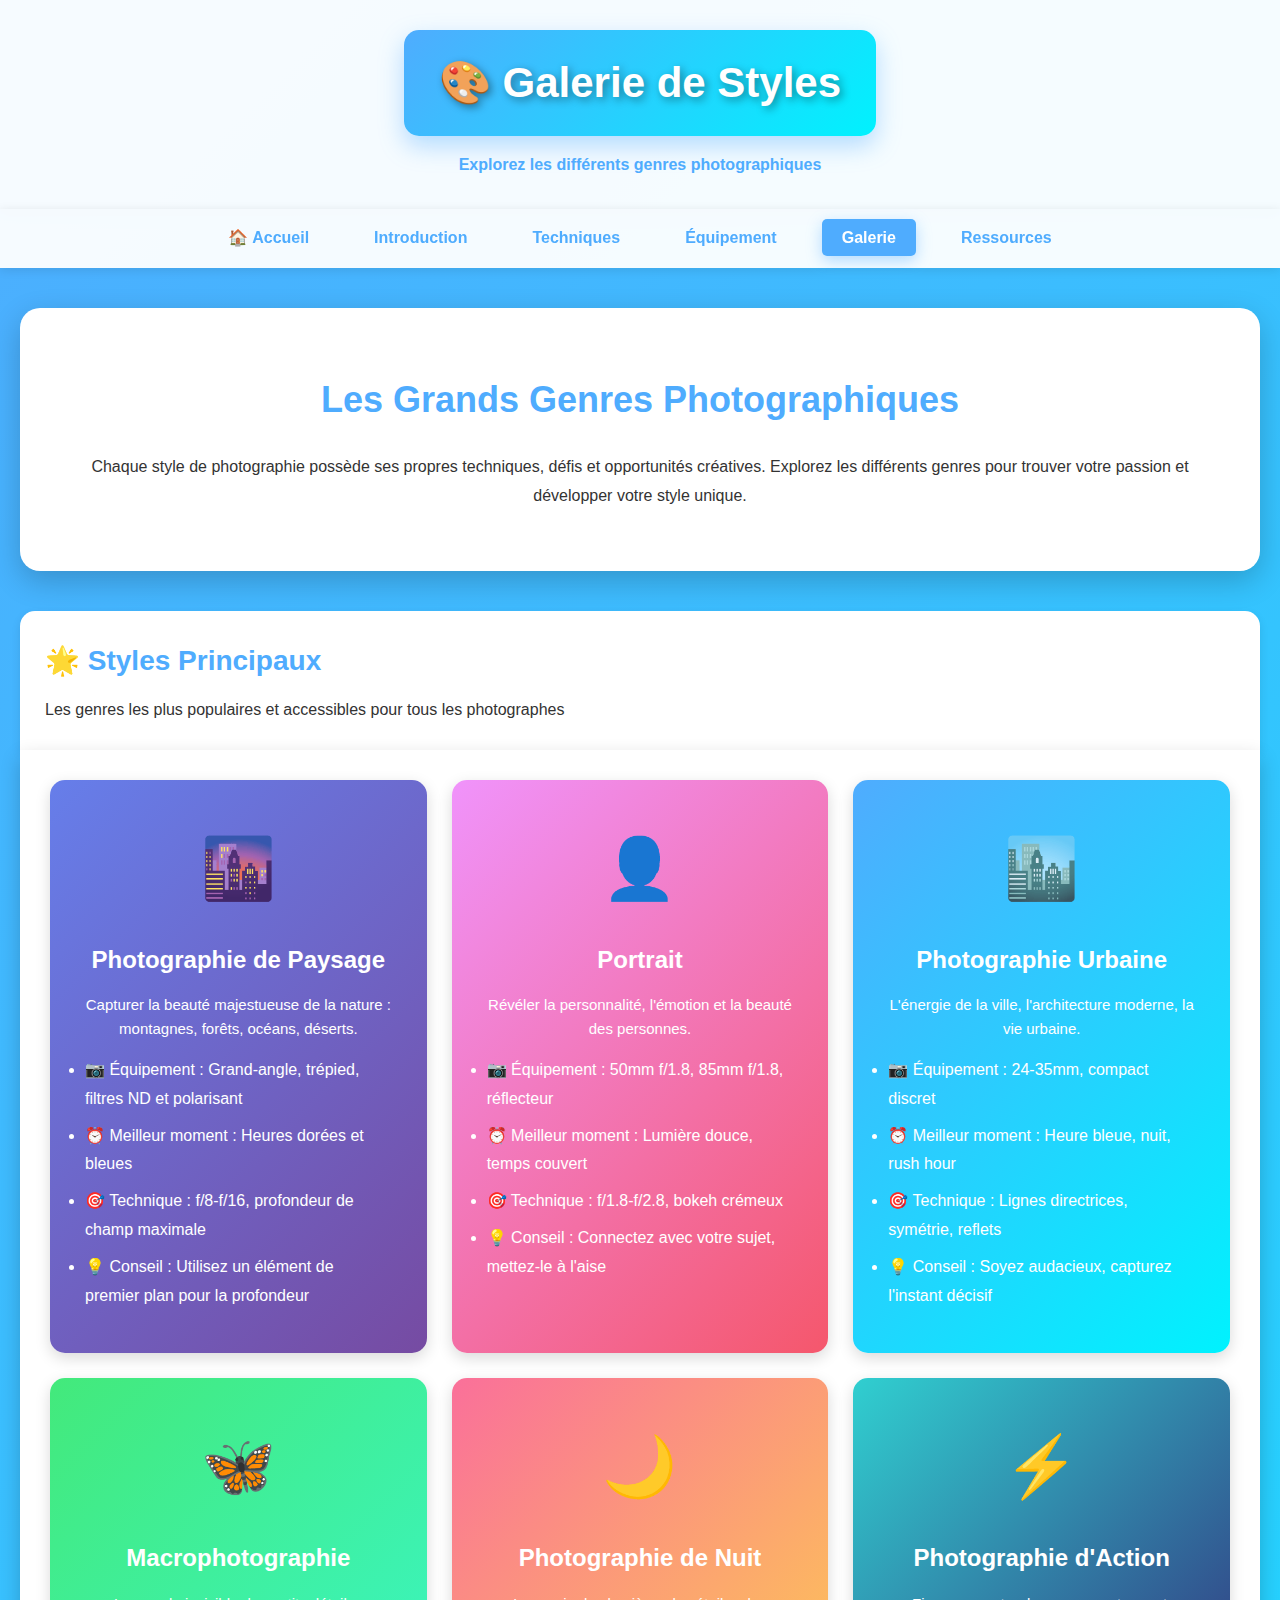
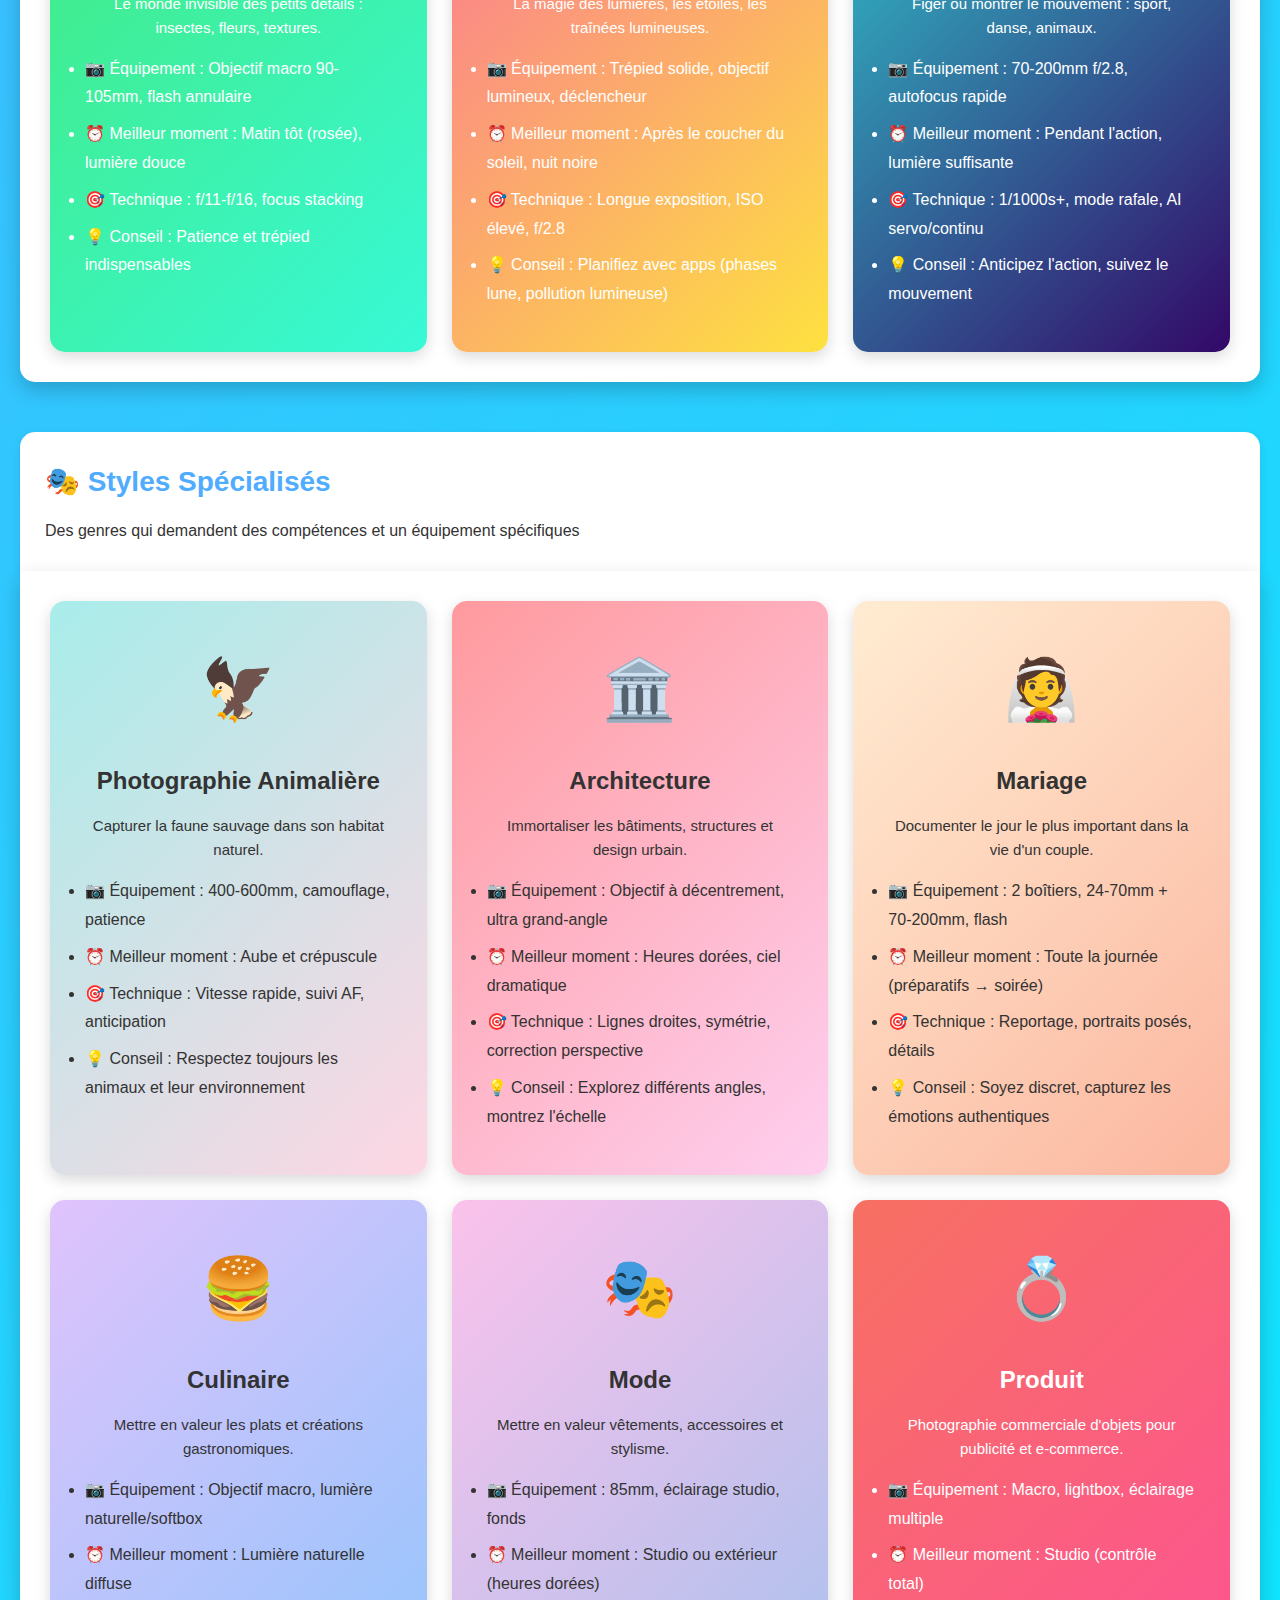
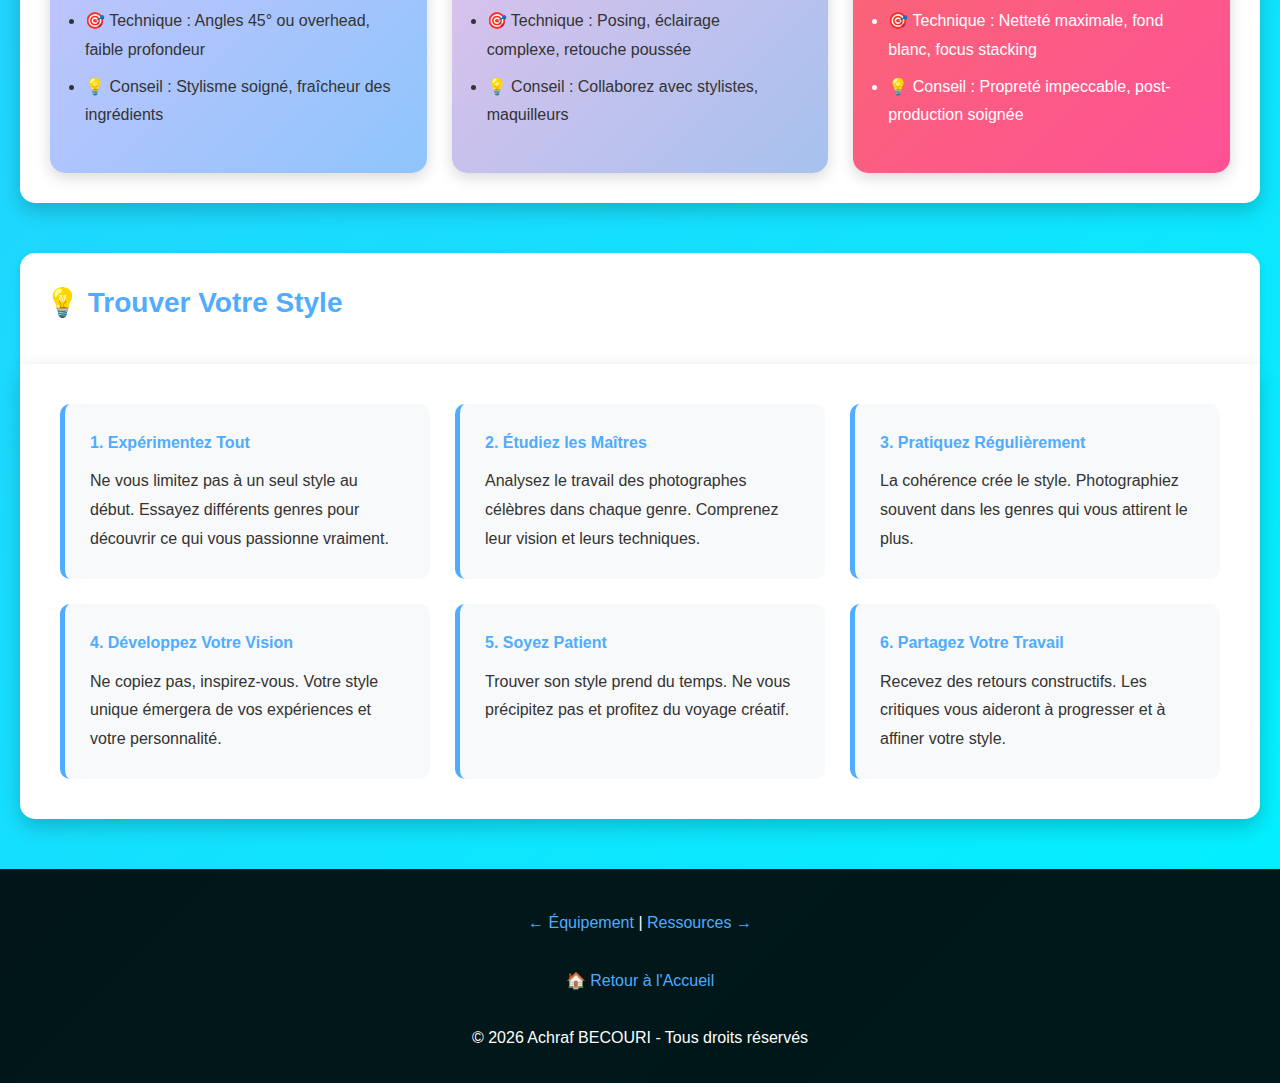
<file: galerie.html>
<!DOCTYPE html>
<html lang="fr">
<head>
    <meta charset="UTF-8">
    <meta name="viewport" content="width=device-width, initial-scale=1.0">
    <title>Galerie de Styles - Achraf BECOURI</title>
    <style>
        * {
            margin: 0;
            padding: 0;
            box-sizing: border-box;
        }

        body {
            font-family: 'Segoe UI', Tahoma, Geneva, Verdana, sans-serif;
            background: linear-gradient(135deg, #4facfe 0%, #00f2fe 100%);
            color: #333;
            line-height: 1.8;
        }

        header {
            background: rgba(255, 255, 255, 0.95);
            padding: 30px 20px;
            text-align: center;
            box-shadow: 0 4px 15px rgba(0, 0, 0, 0.2);
        }

        h1 {
            font-size: 42px;
            color: #fff;
            background: linear-gradient(135deg, #4facfe 0%, #00f2fe 100%);
            padding: 15px 35px;
            border-radius: 15px;
            display: inline-block;
            text-shadow: 3px 3px 8px rgba(0, 0, 0, 0.4);
            box-shadow: 0 10px 25px rgba(79, 172, 254, 0.4);
        }

        nav {
            background: rgba(255, 255, 255, 0.95);
            padding: 15px 0;
            box-shadow: 0 2px 10px rgba(0, 0, 0, 0.1);
            position: sticky;
            top: 0;
            z-index: 999;
        }

        nav ul {
            list-style: none;
            display: flex;
            justify-content: center;
            gap: 25px;
            flex-wrap: wrap;
        }

        nav a {
            text-decoration: none;
            color: #4facfe;
            font-weight: 600;
            font-size: 16px;
            padding: 10px 20px;
            border-radius: 5px;
            transition: all 0.3s;
        }

        nav a:hover, nav a.active {
            background: #4facfe;
            color: white;
            box-shadow: 0 5px 15px rgba(79, 172, 254, 0.4);
        }

        .container {
            max-width: 1400px;
            margin: 40px auto;
            padding: 0 20px;
        }

        .hero {
            background: white;
            padding: 60px 40px;
            border-radius: 20px;
            box-shadow: 0 10px 30px rgba(0, 0, 0, 0.2);
            margin-bottom: 40px;
            text-align: center;
        }

        .hero h2 {
            color: #4facfe;
            font-size: 36px;
            margin-bottom: 20px;
        }

        .gallery-section {
            margin-bottom: 50px;
        }

        .section-title {
            background: white;
            padding: 25px;
            border-radius: 15px 15px 0 0;
            box-shadow: 0 4px 10px rgba(0, 0, 0, 0.1);
        }

        .section-title h3 {
            color: #4facfe;
            font-size: 28px;
            margin-bottom: 10px;
        }

        .gallery-grid {
            display: grid;
            grid-template-columns: repeat(auto-fit, minmax(300px, 1fr));
            gap: 25px;
            background: white;
            padding: 30px;
            border-radius: 0 0 15px 15px;
            box-shadow: 0 8px 20px rgba(0, 0, 0, 0.2);
        }

        .style-card {
            padding: 35px;
            border-radius: 15px;
            text-align: center;
            box-shadow: 0 5px 15px rgba(0, 0, 0, 0.15);
            transition: all 0.3s ease;
            cursor: pointer;
            position: relative;
            overflow: hidden;
        }

        .style-card::before {
            content: '';
            position: absolute;
            top: 0;
            left: 0;
            right: 0;
            bottom: 0;
            background: rgba(0, 0, 0, 0.1);
            opacity: 0;
            transition: opacity 0.3s;
        }

        .style-card:hover {
            transform: translateY(-15px) scale(1.05);
            box-shadow: 0 15px 35px rgba(0, 0, 0, 0.3);
        }

        .style-card:hover::before {
            opacity: 1;
        }

        .icon {
            font-size: 60px;
            margin-bottom: 15px;
            display: block;
        }

        .style-card h4 {
            font-size: 24px;
            margin-bottom: 12px;
            position: relative;
            z-index: 1;
        }

        .style-card p {
            font-size: 15px;
            line-height: 1.6;
            position: relative;
            z-index: 1;
        }

        .style-card ul {
            text-align: left;
            margin-top: 15px;
            position: relative;
            z-index: 1;
        }

        .style-card li {
            margin: 8px 0;
        }

        /* Couleurs spécifiques pour chaque style */
        .paysage { background: linear-gradient(135deg, #667eea 0%, #764ba2 100%); color: white; }
        .portrait { background: linear-gradient(135deg, #f093fb 0%, #f5576c 100%); color: white; }
        .urbain { background: linear-gradient(135deg, #4facfe 0%, #00f2fe 100%); color: white; }
        .macro { background: linear-gradient(135deg, #43e97b 0%, #38f9d7 100%); color: white; }
        .nuit { background: linear-gradient(135deg, #fa709a 0%, #fee140 100%); color: white; }
        .action { background: linear-gradient(135deg, #30cfd0 0%, #330867 100%); color: white; }
        .animalier { background: linear-gradient(135deg, #a8edea 0%, #fed6e3 100%); color: #333; }
        .architecture { background: linear-gradient(135deg, #ff9a9e 0%, #fecfef 100%); color: #333; }

        footer {
            background: rgba(0, 0, 0, 0.9);
            color: white;
            padding: 30px 20px;
            text-align: center;
            margin-top: 50px;
        }

        footer a {
            color: #4facfe;
            text-decoration: none;
        }

        footer a:hover {
            text-decoration: underline;
        }
    </style>
</head>
<body>
    <header>
        <h1>🎨 Galerie de Styles</h1>
        <p style="margin-top: 15px; color: #4facfe; font-weight: 600;">Explorez les différents genres photographiques</p>
    </header>

    <nav>
        <ul>
            <li><a href="index.html" class="btn-home">🏠 Accueil</a></li>
            <li><a href="introduction.html">Introduction</a></li>
            <li><a href="techniques.html">Techniques</a></li>
            <li><a href="equipement.html">Équipement</a></li>
            <li><a href="galerie.html" class="active">Galerie</a></li>
            <li><a href="ressources.html">Ressources</a></li>
        </ul>
    </nav>

    <div class="container">
        <div class="hero">
            <h2>Les Grands Genres Photographiques</h2>
            <p>
                Chaque style de photographie possède ses propres techniques, défis et opportunités créatives. 
                Explorez les différents genres pour trouver votre passion et développer votre style unique.
            </p>
        </div>

        <!-- Section Styles Principaux -->
        <div class="gallery-section">
            <div class="section-title">
                <h3>🌟 Styles Principaux</h3>
                <p>Les genres les plus populaires et accessibles pour tous les photographes</p>
            </div>
            <div class="gallery-grid">
                <div class="style-card paysage">
                    <span class="icon">🌆</span>
                    <h4>Photographie de Paysage</h4>
                    <p>Capturer la beauté majestueuse de la nature : montagnes, forêts, océans, déserts.</p>
                    <ul>
                        <li>📷 Équipement : Grand-angle, trépied, filtres ND et polarisant</li>
                        <li>⏰ Meilleur moment : Heures dorées et bleues</li>
                        <li>🎯 Technique : f/8-f/16, profondeur de champ maximale</li>
                        <li>💡 Conseil : Utilisez un élément de premier plan pour la profondeur</li>
                    </ul>
                </div>

                <div class="style-card portrait">
                    <span class="icon">👤</span>
                    <h4>Portrait</h4>
                    <p>Révéler la personnalité, l'émotion et la beauté des personnes.</p>
                    <ul>
                        <li>📷 Équipement : 50mm f/1.8, 85mm f/1.8, réflecteur</li>
                        <li>⏰ Meilleur moment : Lumière douce, temps couvert</li>
                        <li>🎯 Technique : f/1.8-f/2.8, bokeh crémeux</li>
                        <li>💡 Conseil : Connectez avec votre sujet, mettez-le à l'aise</li>
                    </ul>
                </div>

                <div class="style-card urbain">
                    <span class="icon">🏙️</span>
                    <h4>Photographie Urbaine</h4>
                    <p>L'énergie de la ville, l'architecture moderne, la vie urbaine.</p>
                    <ul>
                        <li>📷 Équipement : 24-35mm, compact discret</li>
                        <li>⏰ Meilleur moment : Heure bleue, nuit, rush hour</li>
                        <li>🎯 Technique : Lignes directrices, symétrie, reflets</li>
                        <li>💡 Conseil : Soyez audacieux, capturez l'instant décisif</li>
                    </ul>
                </div>

                <div class="style-card macro">
                    <span class="icon">🦋</span>
                    <h4>Macrophotographie</h4>
                    <p>Le monde invisible des petits détails : insectes, fleurs, textures.</p>
                    <ul>
                        <li>📷 Équipement : Objectif macro 90-105mm, flash annulaire</li>
                        <li>⏰ Meilleur moment : Matin tôt (rosée), lumière douce</li>
                        <li>🎯 Technique : f/11-f/16, focus stacking</li>
                        <li>💡 Conseil : Patience et trépied indispensables</li>
                    </ul>
                </div>

                <div class="style-card nuit">
                    <span class="icon">🌙</span>
                    <h4>Photographie de Nuit</h4>
                    <p>La magie des lumières, les étoiles, les traînées lumineuses.</p>
                    <ul>
                        <li>📷 Équipement : Trépied solide, objectif lumineux, déclencheur</li>
                        <li>⏰ Meilleur moment : Après le coucher du soleil, nuit noire</li>
                        <li>🎯 Technique : Longue exposition, ISO élevé, f/2.8</li>
                        <li>💡 Conseil : Planifiez avec apps (phases lune, pollution lumineuse)</li>
                    </ul>
                </div>

                <div class="style-card action">
                    <span class="icon">⚡</span>
                    <h4>Photographie d'Action</h4>
                    <p>Figer ou montrer le mouvement : sport, danse, animaux.</p>
                    <ul>
                        <li>📷 Équipement : 70-200mm f/2.8, autofocus rapide</li>
                        <li>⏰ Meilleur moment : Pendant l'action, lumière suffisante</li>
                        <li>🎯 Technique : 1/1000s+, mode rafale, AI servo/continu</li>
                        <li>💡 Conseil : Anticipez l'action, suivez le mouvement</li>
                    </ul>
                </div>
            </div>
        </div>

        <!-- Section Styles Spécialisés -->
        <div class="gallery-section">
            <div class="section-title">
                <h3>🎭 Styles Spécialisés</h3>
                <p>Des genres qui demandent des compétences et un équipement spécifiques</p>
            </div>
            <div class="gallery-grid">
                <div class="style-card animalier">
                    <span class="icon">🦅</span>
                    <h4>Photographie Animalière</h4>
                    <p>Capturer la faune sauvage dans son habitat naturel.</p>
                    <ul>
                        <li>📷 Équipement : 400-600mm, camouflage, patience</li>
                        <li>⏰ Meilleur moment : Aube et crépuscule</li>
                        <li>🎯 Technique : Vitesse rapide, suivi AF, anticipation</li>
                        <li>💡 Conseil : Respectez toujours les animaux et leur environnement</li>
                    </ul>
                </div>

                <div class="style-card architecture">
                    <span class="icon">🏛️</span>
                    <h4>Architecture</h4>
                    <p>Immortaliser les bâtiments, structures et design urbain.</p>
                    <ul>
                        <li>📷 Équipement : Objectif à décentrement, ultra grand-angle</li>
                        <li>⏰ Meilleur moment : Heures dorées, ciel dramatique</li>
                        <li>🎯 Technique : Lignes droites, symétrie, correction perspective</li>
                        <li>💡 Conseil : Explorez différents angles, montrez l'échelle</li>
                    </ul>
                </div>

                <div class="style-card" style="background: linear-gradient(135deg, #ffecd2 0%, #fcb69f 100%); color: #333;">
                    <span class="icon">👰</span>
                    <h4>Mariage</h4>
                    <p>Documenter le jour le plus important dans la vie d'un couple.</p>
                    <ul>
                        <li>📷 Équipement : 2 boîtiers, 24-70mm + 70-200mm, flash</li>
                        <li>⏰ Meilleur moment : Toute la journée (préparatifs → soirée)</li>
                        <li>🎯 Technique : Reportage, portraits posés, détails</li>
                        <li>💡 Conseil : Soyez discret, capturez les émotions authentiques</li>
                    </ul>
                </div>

                <div class="style-card" style="background: linear-gradient(135deg, #e0c3fc 0%, #8ec5fc 100%); color: #333;">
                    <span class="icon">🍔</span>
                    <h4>Culinaire</h4>
                    <p>Mettre en valeur les plats et créations gastronomiques.</p>
                    <ul>
                        <li>📷 Équipement : Objectif macro, lumière naturelle/softbox</li>
                        <li>⏰ Meilleur moment : Lumière naturelle diffuse</li>
                        <li>🎯 Technique : Angles 45° ou overhead, faible profondeur</li>
                        <li>💡 Conseil : Stylisme soigné, fraîcheur des ingrédients</li>
                    </ul>
                </div>

                <div class="style-card" style="background: linear-gradient(135deg, #fbc2eb 0%, #a6c1ee 100%); color: #333;">
                    <span class="icon">🎭</span>
                    <h4>Mode</h4>
                    <p>Mettre en valeur vêtements, accessoires et stylisme.</p>
                    <ul>
                        <li>📷 Équipement : 85mm, éclairage studio, fonds</li>
                        <li>⏰ Meilleur moment : Studio ou extérieur (heures dorées)</li>
                        <li>🎯 Technique : Posing, éclairage complexe, retouche poussée</li>
                        <li>💡 Conseil : Collaborez avec stylistes, maquilleurs</li>
                    </ul>
                </div>

                <div class="style-card" style="background: linear-gradient(135deg, #f77062 0%, #fe5196 100%); color: white;">
                    <span class="icon">💍</span>
                    <h4>Produit</h4>
                    <p>Photographie commerciale d'objets pour publicité et e-commerce.</p>
                    <ul>
                        <li>📷 Équipement : Macro, lightbox, éclairage multiple</li>
                        <li>⏰ Meilleur moment : Studio (contrôle total)</li>
                        <li>🎯 Technique : Netteté maximale, fond blanc, focus stacking</li>
                        <li>💡 Conseil : Propreté impeccable, post-production soignée</li>
                    </ul>
                </div>
            </div>
        </div>

        <!-- Section Conseils Généraux -->
        <div class="gallery-section">
            <div class="section-title">
                <h3>💡 Trouver Votre Style</h3>
            </div>
            <div style="background: white; padding: 40px; border-radius: 0 0 15px 15px; box-shadow: 0 8px 20px rgba(0, 0, 0, 0.2);">
                <div style="display: grid; grid-template-columns: repeat(auto-fit, minmax(280px, 1fr)); gap: 25px;">
                    <div style="padding: 25px; background: #f8f9fa; border-radius: 10px; border-left: 5px solid #4facfe;">
                        <h4 style="color: #4facfe; margin-bottom: 10px;">1. Expérimentez Tout</h4>
                        <p>Ne vous limitez pas à un seul style au début. Essayez différents genres pour découvrir ce qui vous passionne vraiment.</p>
                    </div>

                    <div style="padding: 25px; background: #f8f9fa; border-radius: 10px; border-left: 5px solid #4facfe;">
                        <h4 style="color: #4facfe; margin-bottom: 10px;">2. Étudiez les Maîtres</h4>
                        <p>Analysez le travail des photographes célèbres dans chaque genre. Comprenez leur vision et leurs techniques.</p>
                    </div>

                    <div style="padding: 25px; background: #f8f9fa; border-radius: 10px; border-left: 5px solid #4facfe;">
                        <h4 style="color: #4facfe; margin-bottom: 10px;">3. Pratiquez Régulièrement</h4>
                        <p>La cohérence crée le style. Photographiez souvent dans les genres qui vous attirent le plus.</p>
                    </div>

                    <div style="padding: 25px; background: #f8f9fa; border-radius: 10px; border-left: 5px solid #4facfe;">
                        <h4 style="color: #4facfe; margin-bottom: 10px;">4. Développez Votre Vision</h4>
                        <p>Ne copiez pas, inspirez-vous. Votre style unique émergera de vos expériences et votre personnalité.</p>
                    </div>

                    <div style="padding: 25px; background: #f8f9fa; border-radius: 10px; border-left: 5px solid #4facfe;">
                        <h4 style="color: #4facfe; margin-bottom: 10px;">5. Soyez Patient</h4>
                        <p>Trouver son style prend du temps. Ne vous précipitez pas et profitez du voyage créatif.</p>
                    </div>

                    <div style="padding: 25px; background: #f8f9fa; border-radius: 10px; border-left: 5px solid #4facfe;">
                        <h4 style="color: #4facfe; margin-bottom: 10px;">6. Partagez Votre Travail</h4>
                        <p>Recevez des retours constructifs. Les critiques vous aideront à progresser et à affiner votre style.</p>
                    </div>
                </div>
            </div>
        </div>
    </div>

    <footer>
        <p style="margin-top: 10px;">
            <a href="equipement.html">← Équipement</a> | 
            <a href="ressources.html">Ressources →<br></a>
            <a href="index.html"><br>🏠 Retour à l'Accueil</a>
        </p>
        <p><br>© 2026 Achraf BECOURI - Tous droits réservés</p>
    </footer>
</body>
</html>
</file>
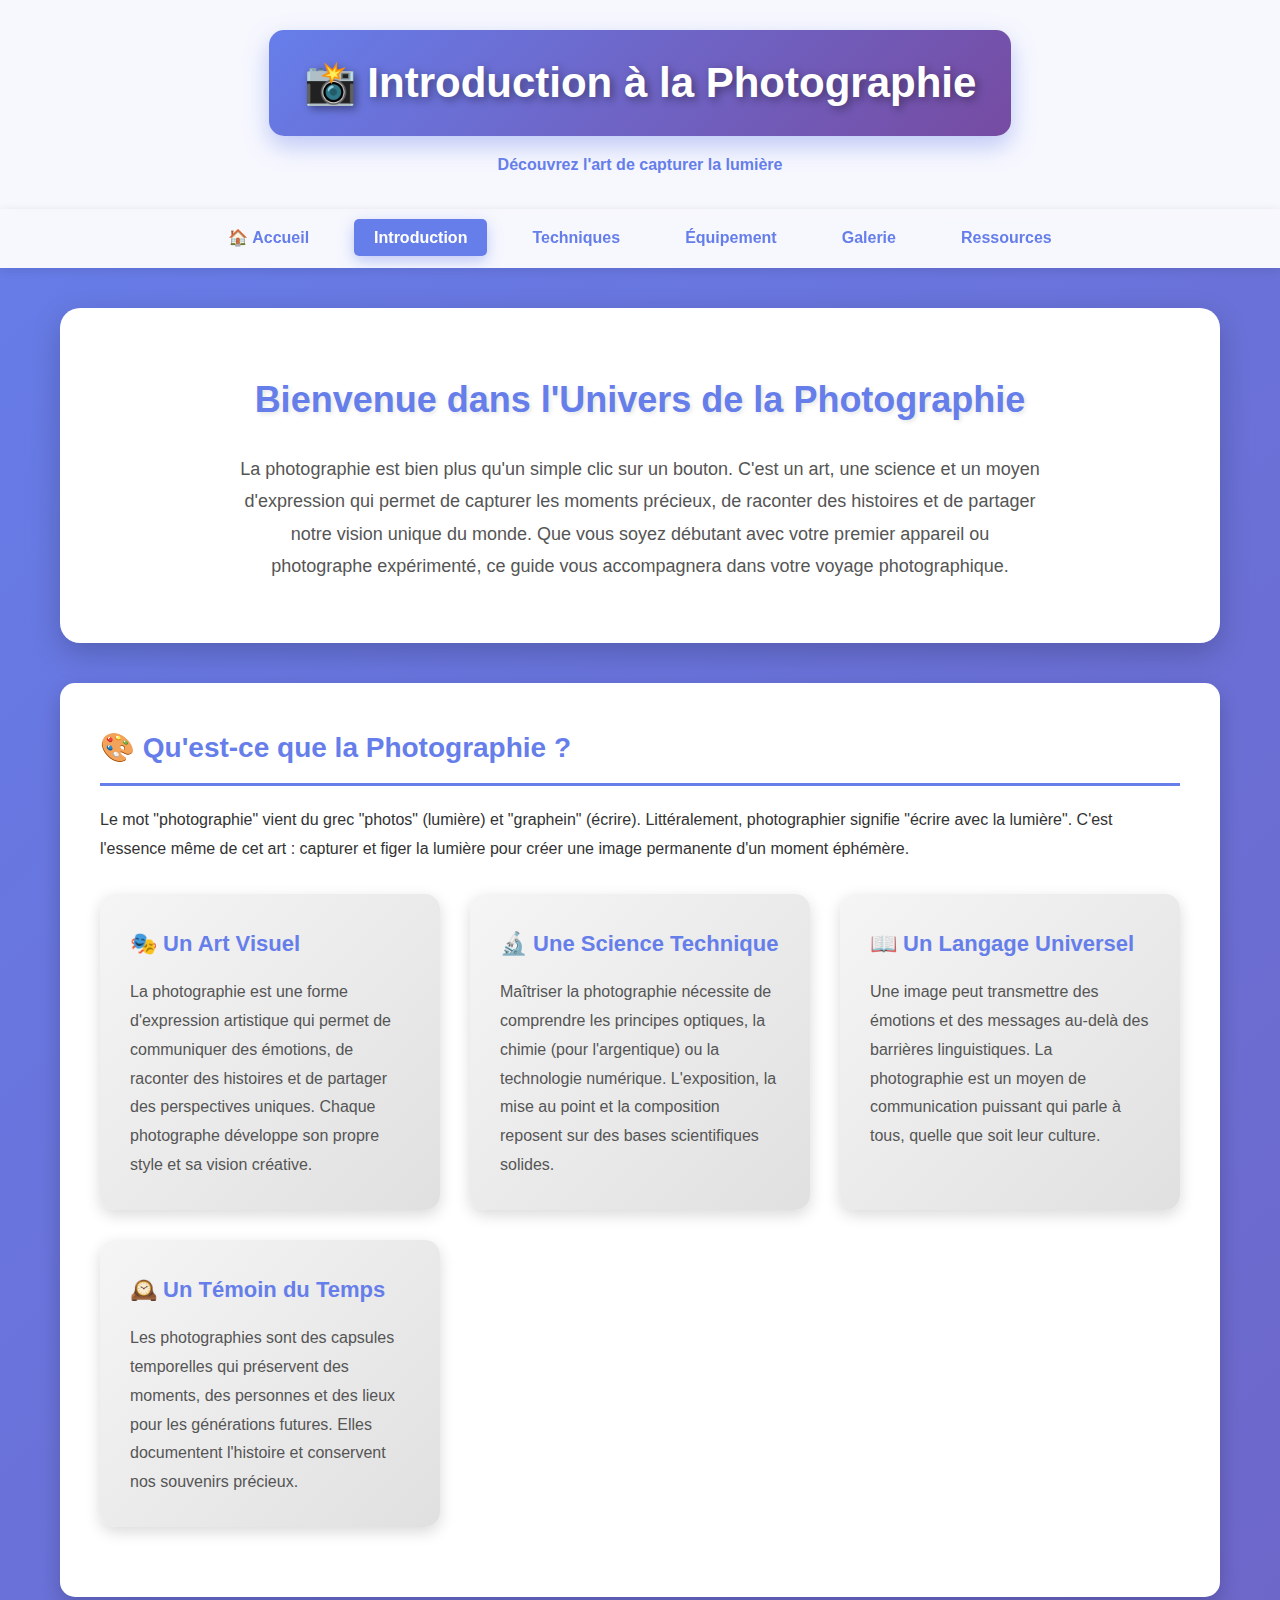
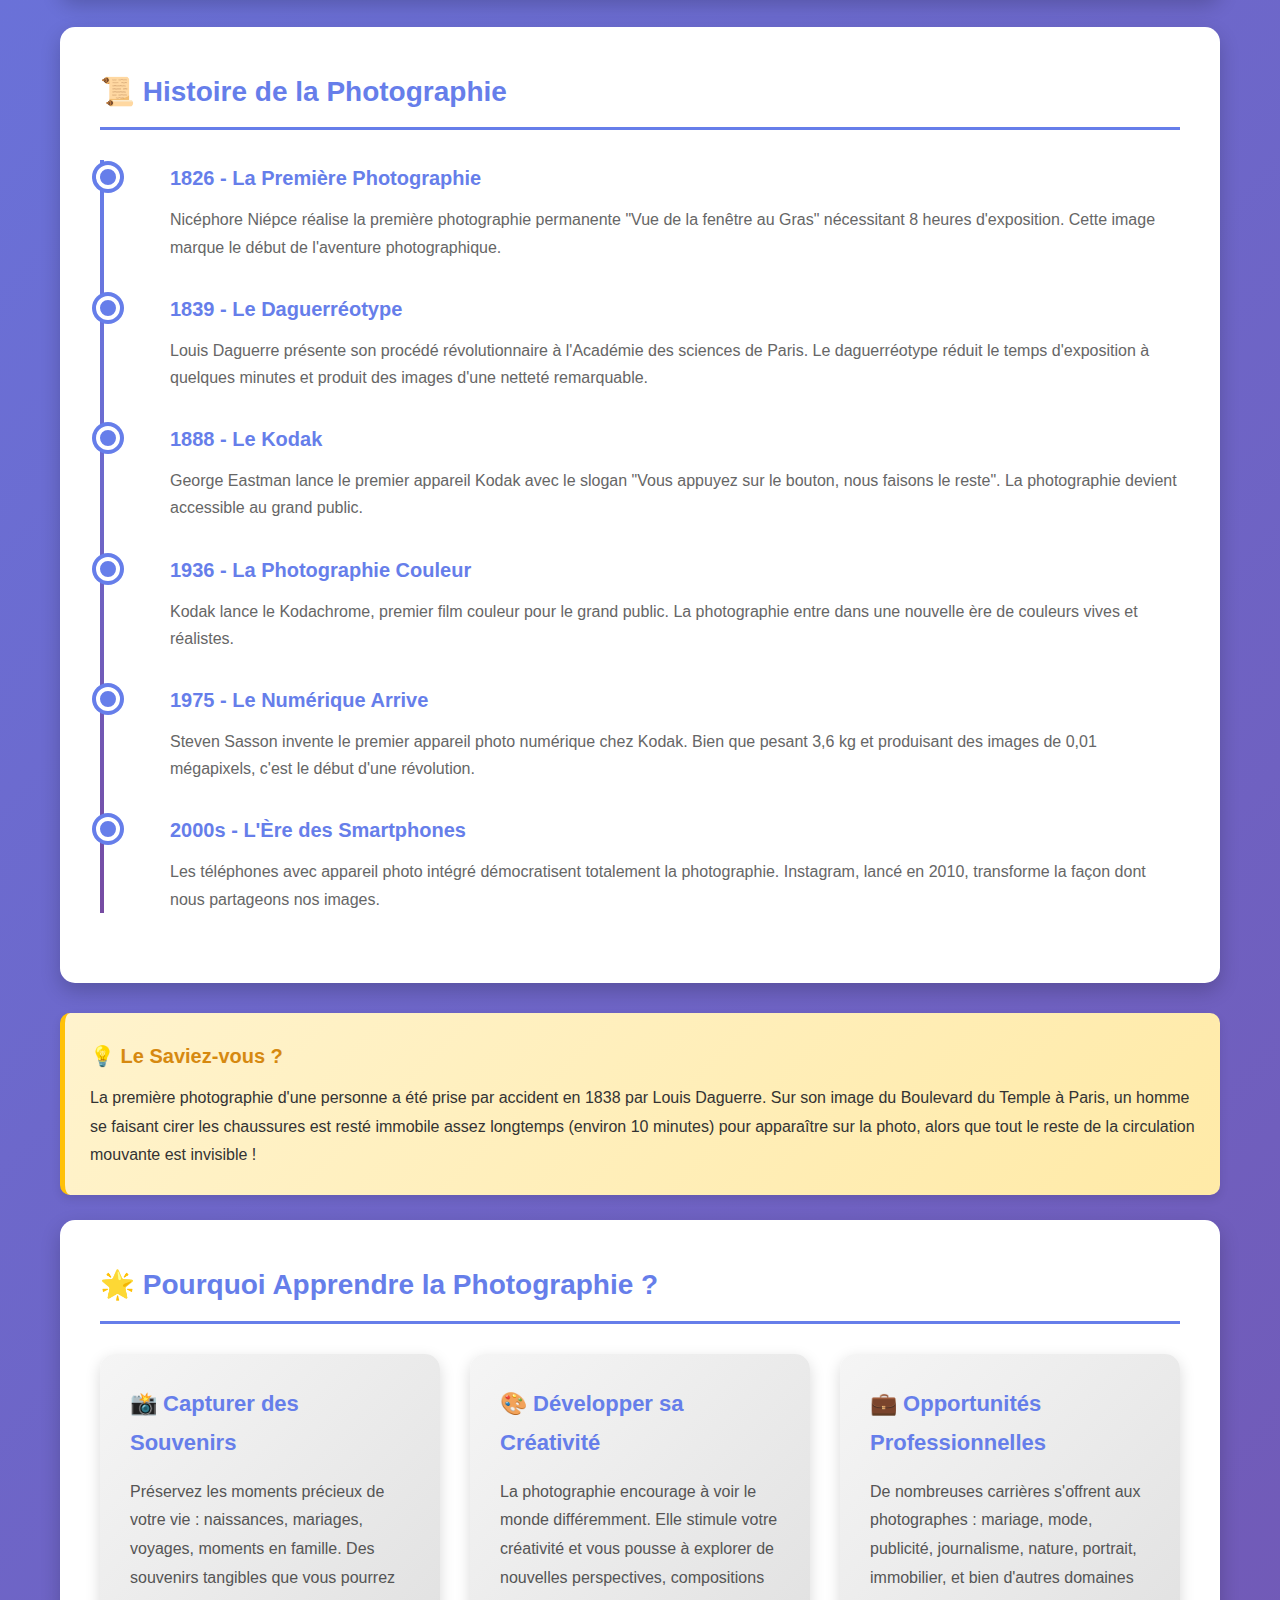
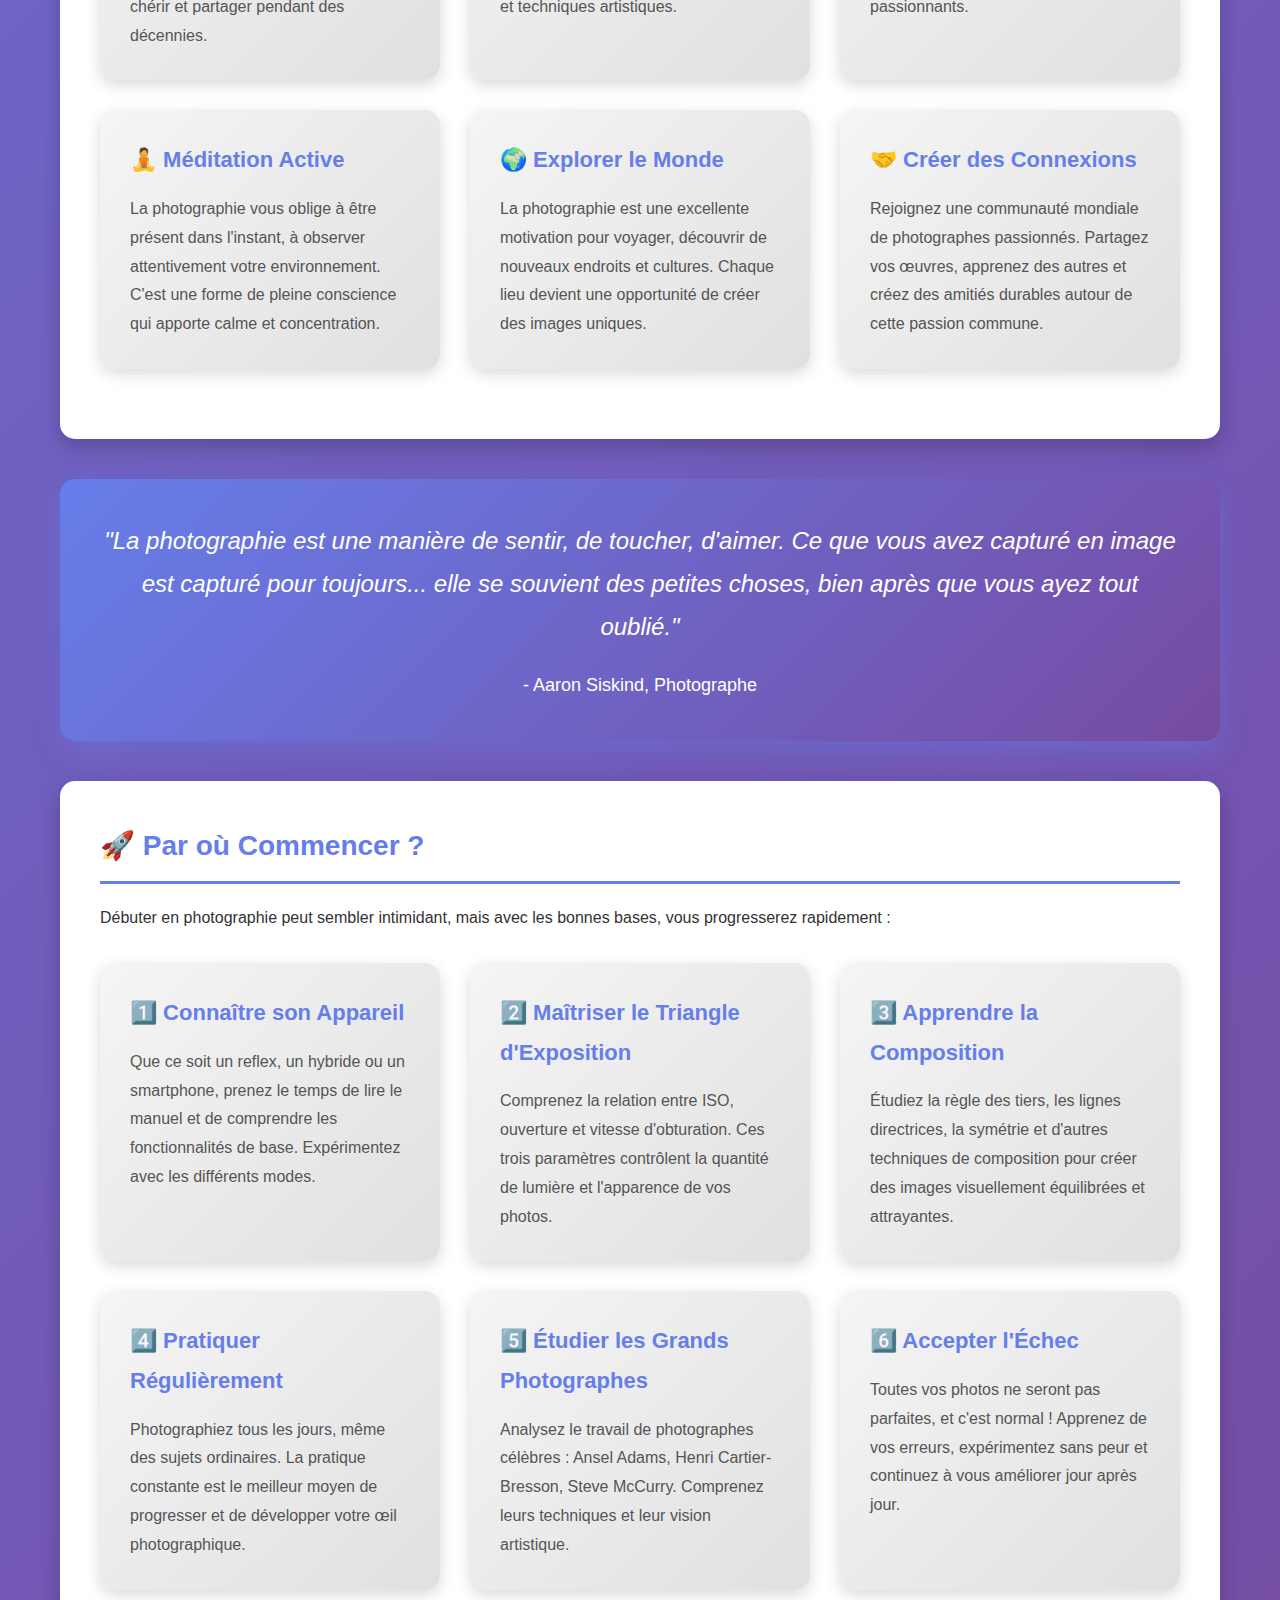
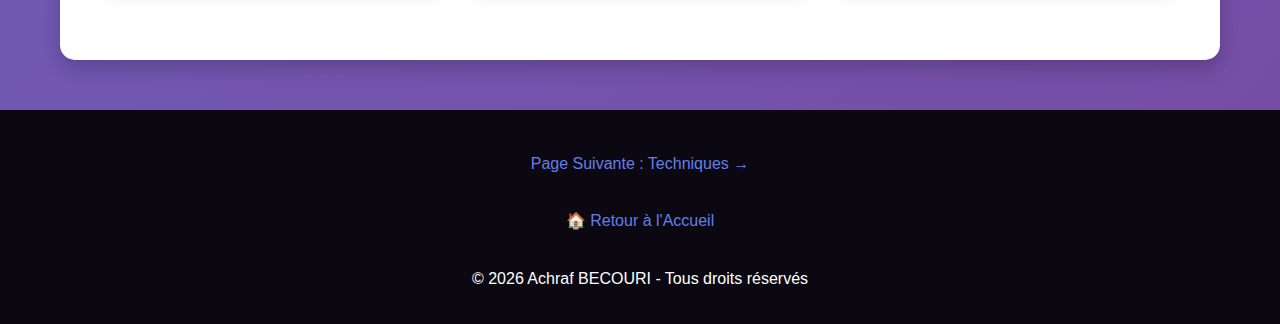
<file: introduction.html>
<!DOCTYPE html>
<html lang="fr">
<head>
    <meta charset="UTF-8">
    <meta name="viewport" content="width=device-width, initial-scale=1.0">
    <title>Introduction à la Photographie - Achraf BECOURI</title>
    <style>
        * {
            margin: 0;
            padding: 0;
            box-sizing: border-box;
        }

        body {
            font-family: 'Segoe UI', Tahoma, Geneva, Verdana, sans-serif;
            background: linear-gradient(135deg, #667eea 0%, #764ba2 100%);
            color: #333;
            line-height: 1.8;
        }

        header {
            background: rgba(255, 255, 255, 0.95);
            padding: 30px 20px;
            text-align: center;
            box-shadow: 0 4px 15px rgba(0, 0, 0, 0.2);
        }

        h1 {
            font-size: 42px;
            color: #fff;
            background: linear-gradient(135deg, #667eea 0%, #764ba2 100%);
            padding: 15px 35px;
            border-radius: 15px;
            display: inline-block;
            text-shadow: 3px 3px 8px rgba(0, 0, 0, 0.4);
            box-shadow: 0 10px 25px rgba(102, 126, 234, 0.4);
        }

        nav {
            background: rgba(255, 255, 255, 0.95);
            padding: 15px 0;
            box-shadow: 0 2px 10px rgba(0, 0, 0, 0.1);
            position: sticky;
            top: 0;
            z-index: 999;
        }

        nav ul {
            list-style: none;
            display: flex;
            justify-content: center;
            gap: 25px;
            flex-wrap: wrap;
        }

        nav a {
            text-decoration: none;
            color: #667eea;
            font-weight: 600;
            font-size: 16px;
            padding: 10px 20px;
            border-radius: 5px;
            transition: all 0.3s;
        }

        nav a:hover, nav a.active {
            background: #667eea;
            color: white;
            box-shadow: 0 5px 15px rgba(102, 126, 234, 0.4);
        }

        .container {
            max-width: 1200px;
            margin: 40px auto;
            padding: 0 20px;
        }

        .hero {
            background: white;
            padding: 60px 40px;
            border-radius: 20px;
            box-shadow: 0 10px 30px rgba(0, 0, 0, 0.2);
            margin-bottom: 40px;
            text-align: center;
        }

        .hero h2 {
            color: #667eea;
            font-size: 36px;
            margin-bottom: 20px;
            text-shadow: 2px 2px 4px rgba(0, 0, 0, 0.1);
        }

        .hero p {
            font-size: 18px;
            color: #555;
            max-width: 800px;
            margin: 0 auto;
        }

        .content-section {
            background: white;
            padding: 40px;
            border-radius: 15px;
            box-shadow: 0 8px 20px rgba(0, 0, 0, 0.2);
            margin-bottom: 30px;
        }

        .content-section h3 {
            color: #667eea;
            font-size: 28px;
            margin-bottom: 20px;
            border-bottom: 3px solid #667eea;
            padding-bottom: 10px;
        }

        .timeline {
            position: relative;
            padding-left: 40px;
            margin: 30px 0;
        }

        .timeline::before {
            content: '';
            position: absolute;
            left: 0;
            top: 0;
            bottom: 0;
            width: 4px;
            background: linear-gradient(135deg, #667eea 0%, #764ba2 100%);
        }

        .timeline-item {
            position: relative;
            margin-bottom: 30px;
            padding-left: 30px;
        }

        .timeline-item::before {
            content: '';
            position: absolute;
            left: -44px;
            top: 5px;
            width: 16px;
            height: 16px;
            background: #667eea;
            border-radius: 50%;
            border: 4px solid white;
            box-shadow: 0 0 0 4px #667eea;
        }

        .timeline-item h4 {
            color: #667eea;
            font-size: 20px;
            margin-bottom: 10px;
        }

        .timeline-item p {
            color: #666;
            line-height: 1.7;
        }

        .info-box {
            background: linear-gradient(135deg, #fff3cd 0%, #ffeaa7 100%);
            border-left: 5px solid #ffc107;
            padding: 25px;
            border-radius: 10px;
            margin: 25px 0;
            box-shadow: 0 4px 10px rgba(0, 0, 0, 0.1);
        }

        .info-box h4 {
            color: #d68910;
            font-size: 20px;
            margin-bottom: 10px;
        }

        .grid-2col {
            display: grid;
            grid-template-columns: repeat(auto-fit, minmax(300px, 1fr));
            gap: 30px;
            margin: 30px 0;
        }

        .card {
            background: linear-gradient(135deg, #f5f5f5 0%, #e0e0e0 100%);
            padding: 30px;
            border-radius: 15px;
            box-shadow: 0 5px 15px rgba(0, 0, 0, 0.15);
            transition: transform 0.3s ease;
        }

        .card:hover {
            transform: translateY(-10px);
        }

        .card h4 {
            color: #667eea;
            font-size: 22px;
            margin-bottom: 15px;
        }

        .card p {
            color: #555;
        }

        .quote {
            background: linear-gradient(135deg, #667eea 0%, #764ba2 100%);
            color: white;
            padding: 40px;
            border-radius: 15px;
            margin: 40px 0;
            text-align: center;
            font-size: 24px;
            font-style: italic;
            box-shadow: 0 10px 25px rgba(102, 126, 234, 0.4);
        }

        footer {
            background: rgba(0, 0, 0, 0.9);
            color: white;
            padding: 30px 20px;
            text-align: center;
            margin-top: 50px;
        }

        footer a {
            color: #667eea;
            text-decoration: none;
        }

        footer a:hover {
            text-decoration: underline;
        }

        @media (max-width: 768px) {
            h1 {
                font-size: 32px;
            }

            .hero h2 {
                font-size: 28px;
            }

            .grid-2col {
                grid-template-columns: 1fr;
            }
        }
    </style>
</head>
<body>
    <header>
        <h1>📸 Introduction à la Photographie</h1>
        <p style="margin-top: 15px; color: #667eea; font-weight: 600;">Découvrez l'art de capturer la lumière</p>
    </header>

    <nav>
        <ul>
            <li><a href="index.html" class="btn-home">🏠 Accueil</a></li>
            <li><a href="introduction.html" class="active">Introduction</a></li>
            <li><a href="techniques.html">Techniques</a></li>
            <li><a href="equipement.html">Équipement</a></li>
            <li><a href="galerie.html">Galerie</a></li>
            <li><a href="ressources.html">Ressources</a></li>
        </ul>
    </nav>

    <div class="container">
        <div class="hero">
            <h2>Bienvenue dans l'Univers de la Photographie</h2>
            <p>
                La photographie est bien plus qu'un simple clic sur un bouton. C'est un art, une science et un moyen d'expression 
                qui permet de capturer les moments précieux, de raconter des histoires et de partager notre vision unique du monde. 
                Que vous soyez débutant avec votre premier appareil ou photographe expérimenté, ce guide vous accompagnera dans 
                votre voyage photographique.
            </p>
        </div>

        <div class="content-section">
            <h3>🎨 Qu'est-ce que la Photographie ?</h3>
            <p>
                Le mot "photographie" vient du grec "photos" (lumière) et "graphein" (écrire). Littéralement, photographier 
                signifie "écrire avec la lumière". C'est l'essence même de cet art : capturer et figer la lumière pour créer 
                une image permanente d'un moment éphémère.
            </p>

            <div class="grid-2col">
                <div class="card">
                    <h4>🎭 Un Art Visuel</h4>
                    <p>
                        La photographie est une forme d'expression artistique qui permet de communiquer des émotions, 
                        de raconter des histoires et de partager des perspectives uniques. Chaque photographe développe 
                        son propre style et sa vision créative.
                    </p>
                </div>

                <div class="card">
                    <h4>🔬 Une Science Technique</h4>
                    <p>
                        Maîtriser la photographie nécessite de comprendre les principes optiques, la chimie (pour l'argentique) 
                        ou la technologie numérique. L'exposition, la mise au point et la composition reposent sur des bases 
                        scientifiques solides.
                    </p>
                </div>

                <div class="card">
                    <h4>📖 Un Langage Universel</h4>
                    <p>
                        Une image peut transmettre des émotions et des messages au-delà des barrières linguistiques. 
                        La photographie est un moyen de communication puissant qui parle à tous, quelle que soit leur culture.
                    </p>
                </div>

                <div class="card">
                    <h4>🕰️ Un Témoin du Temps</h4>
                    <p>
                        Les photographies sont des capsules temporelles qui préservent des moments, des personnes et des lieux 
                        pour les générations futures. Elles documentent l'histoire et conservent nos souvenirs précieux.
                    </p>
                </div>
            </div>
        </div>

        <div class="content-section">
            <h3>📜 Histoire de la Photographie</h3>
            
            <div class="timeline">
                <div class="timeline-item">
                    <h4>1826 - La Première Photographie</h4>
                    <p>
                        Nicéphore Niépce réalise la première photographie permanente "Vue de la fenêtre au Gras" 
                        nécessitant 8 heures d'exposition. Cette image marque le début de l'aventure photographique.
                    </p>
                </div>

                <div class="timeline-item">
                    <h4>1839 - Le Daguerréotype</h4>
                    <p>
                        Louis Daguerre présente son procédé révolutionnaire à l'Académie des sciences de Paris. 
                        Le daguerréotype réduit le temps d'exposition à quelques minutes et produit des images d'une netteté remarquable.
                    </p>
                </div>

                <div class="timeline-item">
                    <h4>1888 - Le Kodak</h4>
                    <p>
                        George Eastman lance le premier appareil Kodak avec le slogan "Vous appuyez sur le bouton, nous faisons le reste". 
                        La photographie devient accessible au grand public.
                    </p>
                </div>

                <div class="timeline-item">
                    <h4>1936 - La Photographie Couleur</h4>
                    <p>
                        Kodak lance le Kodachrome, premier film couleur pour le grand public. La photographie entre 
                        dans une nouvelle ère de couleurs vives et réalistes.
                    </p>
                </div>

                <div class="timeline-item">
                    <h4>1975 - Le Numérique Arrive</h4>
                    <p>
                        Steven Sasson invente le premier appareil photo numérique chez Kodak. Bien que pesant 3,6 kg 
                        et produisant des images de 0,01 mégapixels, c'est le début d'une révolution.
                    </p>
                </div>

                <div class="timeline-item">
                    <h4>2000s - L'Ère des Smartphones</h4>
                    <p>
                        Les téléphones avec appareil photo intégré démocratisent totalement la photographie. 
                        Instagram, lancé en 2010, transforme la façon dont nous partageons nos images.
                    </p>
                </div>
            </div>
        </div>

        <div class="info-box">
            <h4>💡 Le Saviez-vous ?</h4>
            <p>
                La première photographie d'une personne a été prise par accident en 1838 par Louis Daguerre. 
                Sur son image du Boulevard du Temple à Paris, un homme se faisant cirer les chaussures est resté 
                immobile assez longtemps (environ 10 minutes) pour apparaître sur la photo, alors que tout le reste 
                de la circulation mouvante est invisible !
            </p>
        </div>

        <div class="content-section">
            <h3>🌟 Pourquoi Apprendre la Photographie ?</h3>
            
            <div class="grid-2col">
                <div class="card">
                    <h4>📸 Capturer des Souvenirs</h4>
                    <p>
                        Préservez les moments précieux de votre vie : naissances, mariages, voyages, moments en famille. 
                        Des souvenirs tangibles que vous pourrez chérir et partager pendant des décennies.
                    </p>
                </div>

                <div class="card">
                    <h4>🎨 Développer sa Créativité</h4>
                    <p>
                        La photographie encourage à voir le monde différemment. Elle stimule votre créativité et vous 
                        pousse à explorer de nouvelles perspectives, compositions et techniques artistiques.
                    </p>
                </div>

                <div class="card">
                    <h4>💼 Opportunités Professionnelles</h4>
                    <p>
                        De nombreuses carrières s'offrent aux photographes : mariage, mode, publicité, journalisme, 
                        nature, portrait, immobilier, et bien d'autres domaines passionnants.
                    </p>
                </div>

                <div class="card">
                    <h4>🧘 Méditation Active</h4>
                    <p>
                        La photographie vous oblige à être présent dans l'instant, à observer attentivement votre 
                        environnement. C'est une forme de pleine conscience qui apporte calme et concentration.
                    </p>
                </div>

                <div class="card">
                    <h4>🌍 Explorer le Monde</h4>
                    <p>
                        La photographie est une excellente motivation pour voyager, découvrir de nouveaux endroits 
                        et cultures. Chaque lieu devient une opportunité de créer des images uniques.
                    </p>
                </div>

                <div class="card">
                    <h4>🤝 Créer des Connexions</h4>
                    <p>
                        Rejoignez une communauté mondiale de photographes passionnés. Partagez vos œuvres, 
                        apprenez des autres et créez des amitiés durables autour de cette passion commune.
                    </p>
                </div>
            </div>
        </div>

        <div class="quote">
            "La photographie est une manière de sentir, de toucher, d'aimer. Ce que vous avez capturé 
            en image est capturé pour toujours... elle se souvient des petites choses, bien après que 
            vous ayez tout oublié."
            <div style="margin-top: 20px; font-size: 18px; font-style: normal;">
                - Aaron Siskind, Photographe
            </div>
        </div>

        <div class="content-section">
            <h3>🚀 Par où Commencer ?</h3>
            <p style="margin-bottom: 25px;">
                Débuter en photographie peut sembler intimidant, mais avec les bonnes bases, vous progresserez rapidement :
            </p>

            <div class="grid-2col">
                <div class="card">
                    <h4>1️⃣ Connaître son Appareil</h4>
                    <p>
                        Que ce soit un reflex, un hybride ou un smartphone, prenez le temps de lire le manuel et 
                        de comprendre les fonctionnalités de base. Expérimentez avec les différents modes.
                    </p>
                </div>

                <div class="card">
                    <h4>2️⃣ Maîtriser le Triangle d'Exposition</h4>
                    <p>
                        Comprenez la relation entre ISO, ouverture et vitesse d'obturation. Ces trois paramètres 
                        contrôlent la quantité de lumière et l'apparence de vos photos.
                    </p>
                </div>

                <div class="card">
                    <h4>3️⃣ Apprendre la Composition</h4>
                    <p>
                        Étudiez la règle des tiers, les lignes directrices, la symétrie et d'autres techniques 
                        de composition pour créer des images visuellement équilibrées et attrayantes.
                    </p>
                </div>

                <div class="card">
                    <h4>4️⃣ Pratiquer Régulièrement</h4>
                    <p>
                        Photographiez tous les jours, même des sujets ordinaires. La pratique constante est 
                        le meilleur moyen de progresser et de développer votre œil photographique.
                    </p>
                </div>

                <div class="card">
                    <h4>5️⃣ Étudier les Grands Photographes</h4>
                    <p>
                        Analysez le travail de photographes célèbres : Ansel Adams, Henri Cartier-Bresson, 
                        Steve McCurry. Comprenez leurs techniques et leur vision artistique.
                    </p>
                </div>

                <div class="card">
                    <h4>6️⃣ Accepter l'Échec</h4>
                    <p>
                        Toutes vos photos ne seront pas parfaites, et c'est normal ! Apprenez de vos erreurs, 
                        expérimentez sans peur et continuez à vous améliorer jour après jour.
                    </p>
                </div>
            </div>
        </div>
    </div>

    <footer>
        
        <p style="margin-top: 10px;">
            <a href="techniques.html">Page Suivante : Techniques →<br></a>
            
            <a href="index.html"><br>🏠 Retour à l'Accueil</a>
        </p>
        <p><br>© 2026 Achraf BECOURI - Tous droits réservés</p>
    </footer>
</body>
</html>
</file>
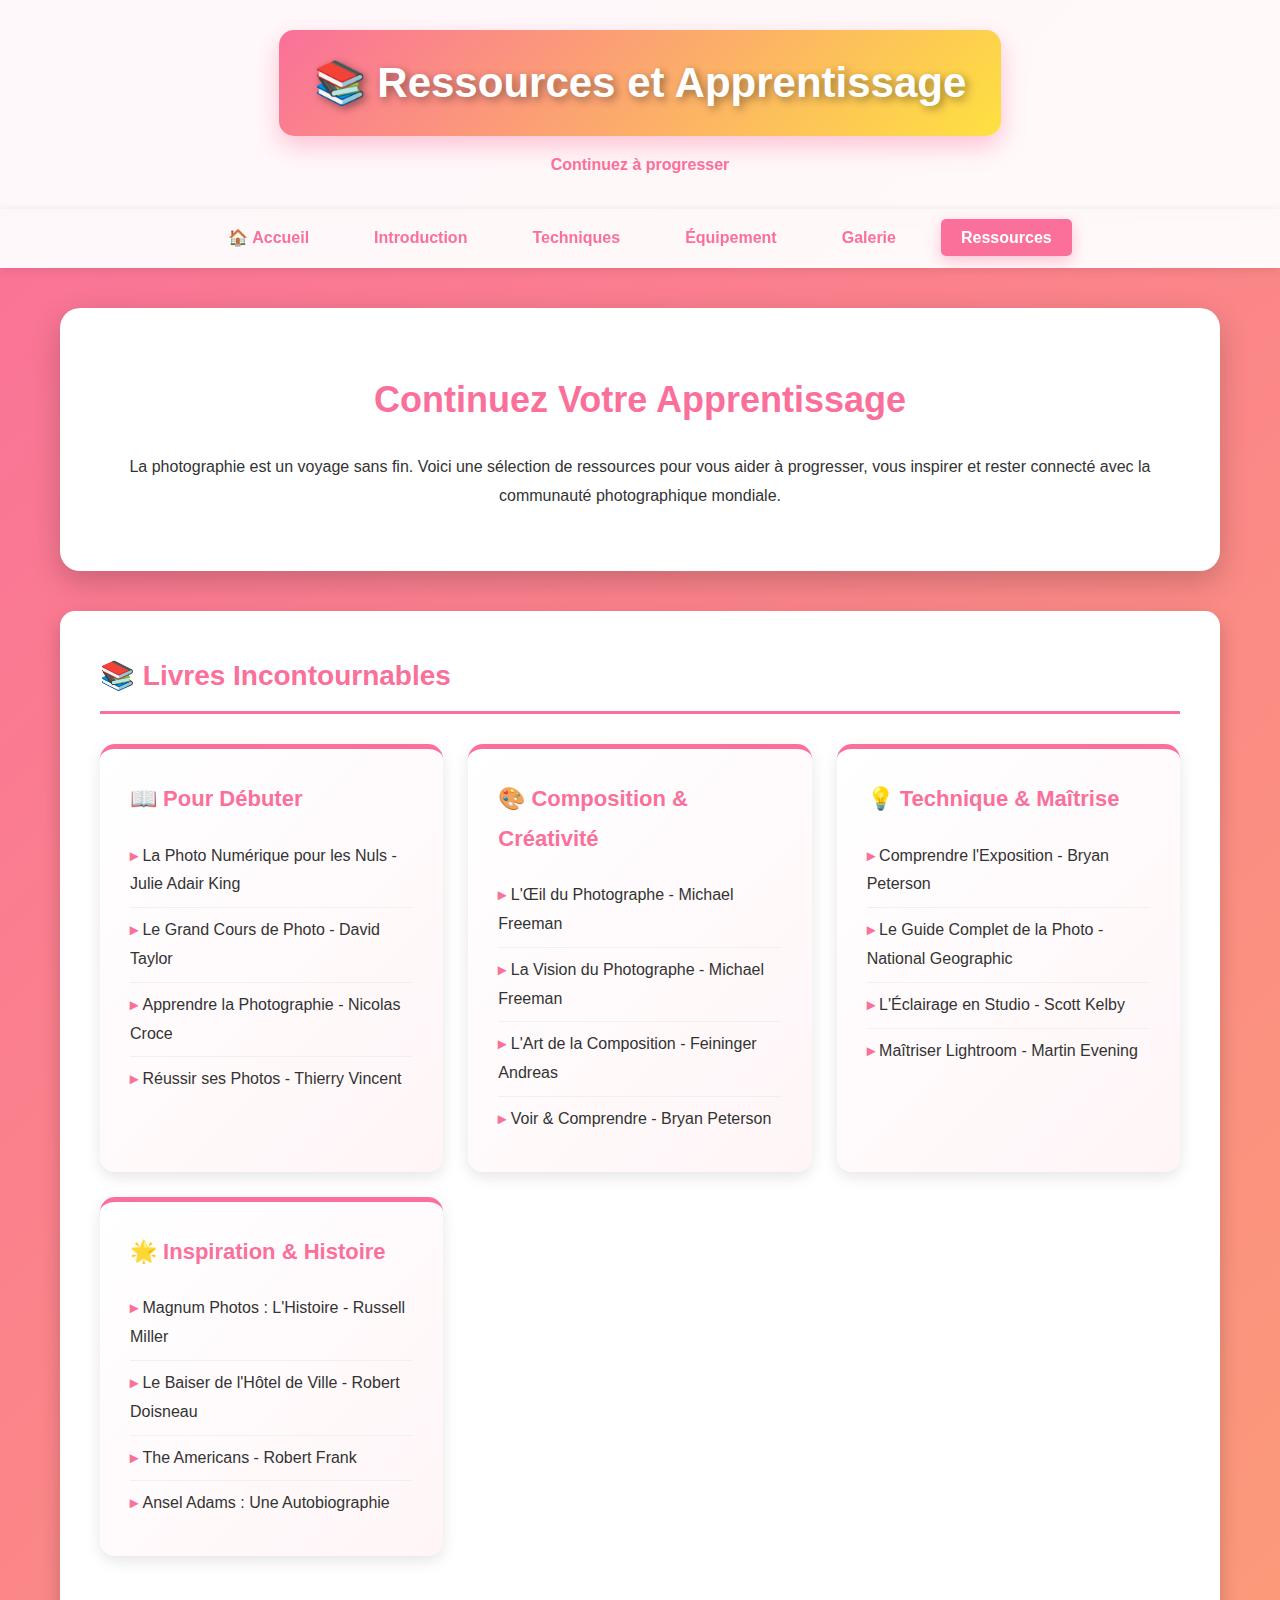
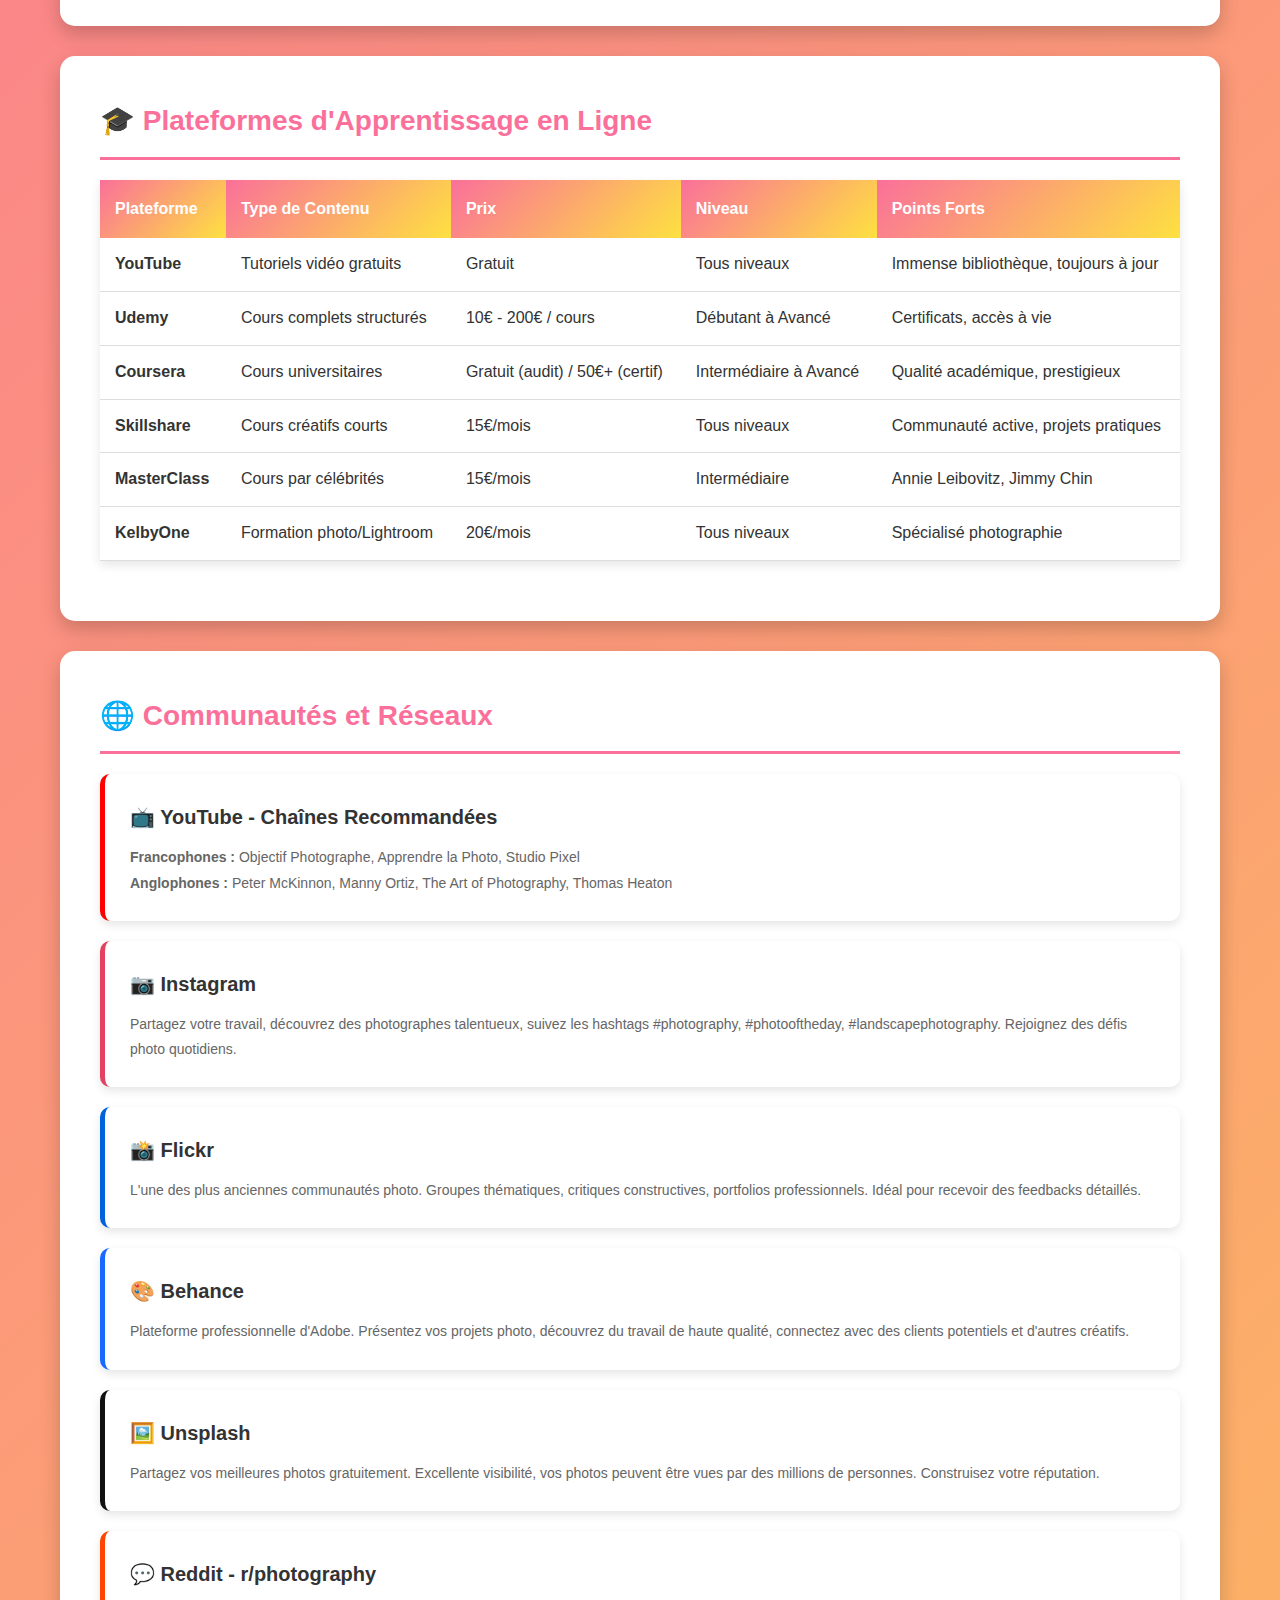
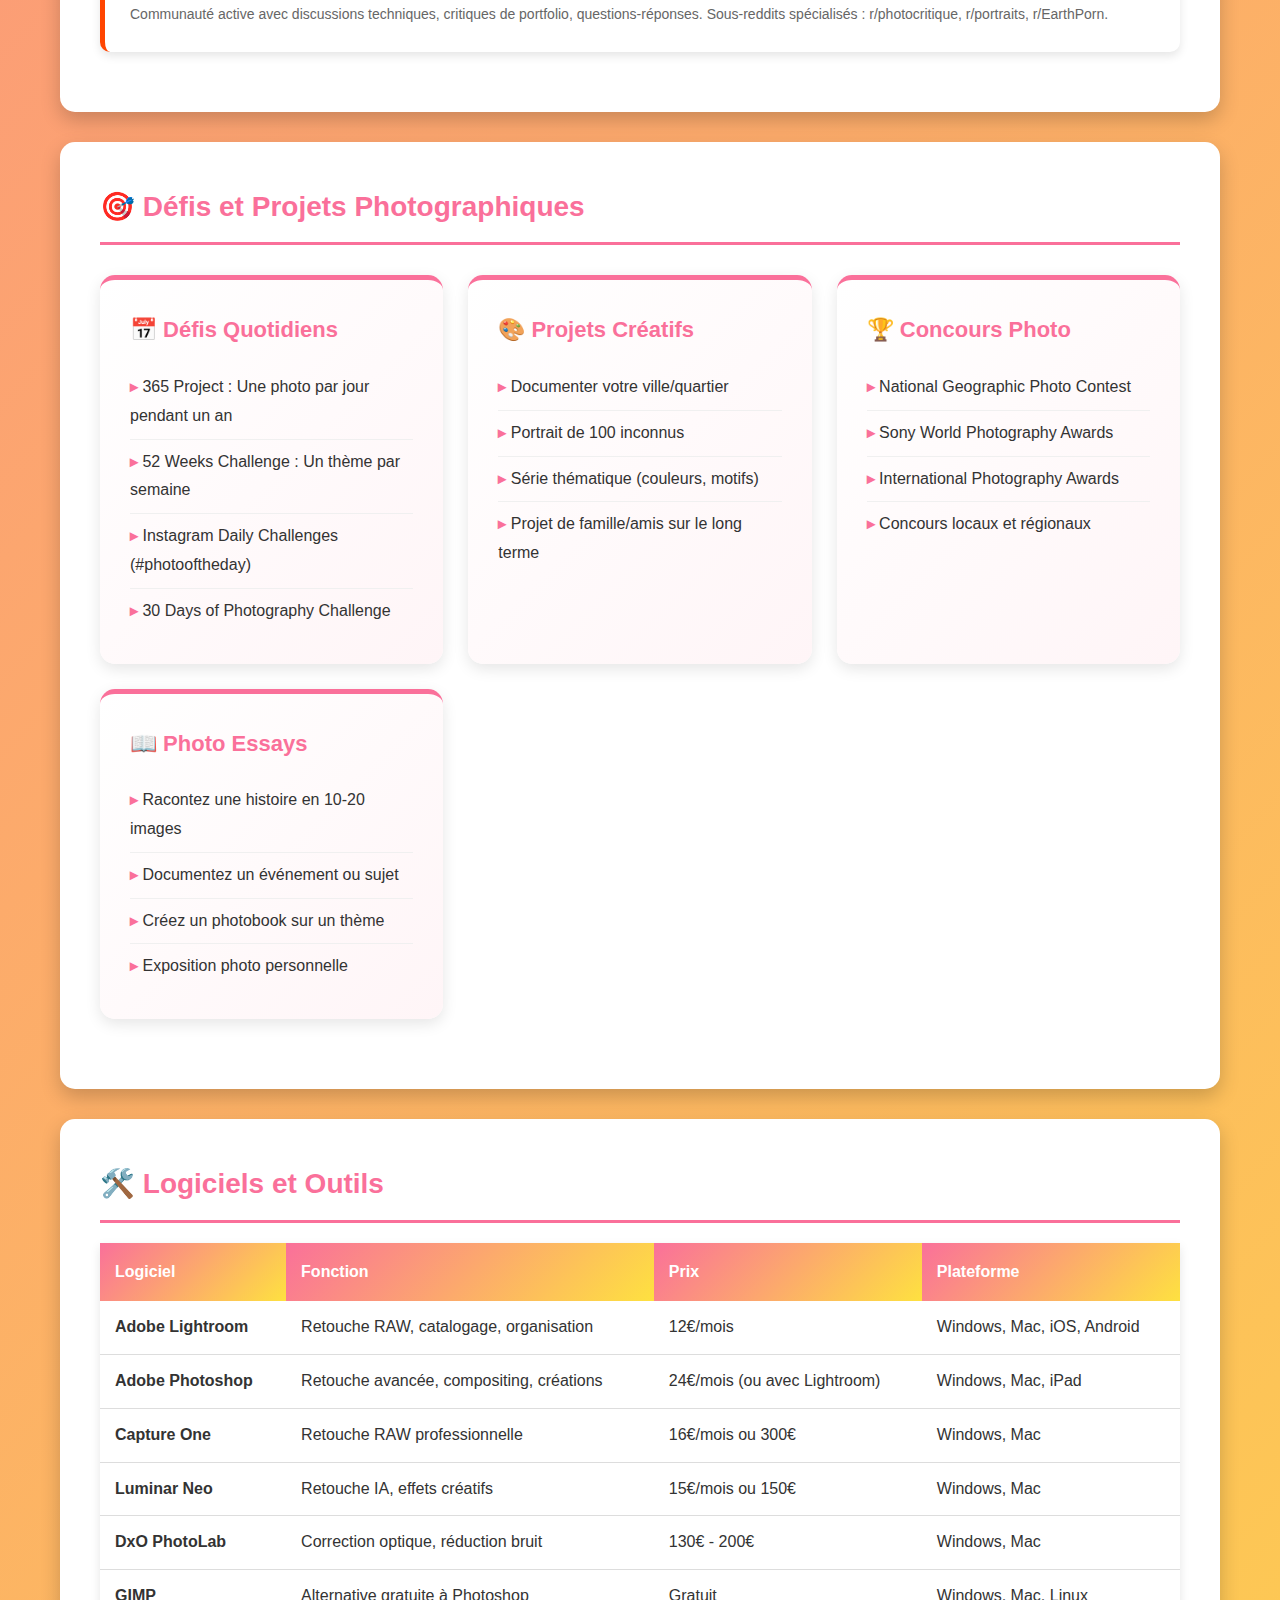
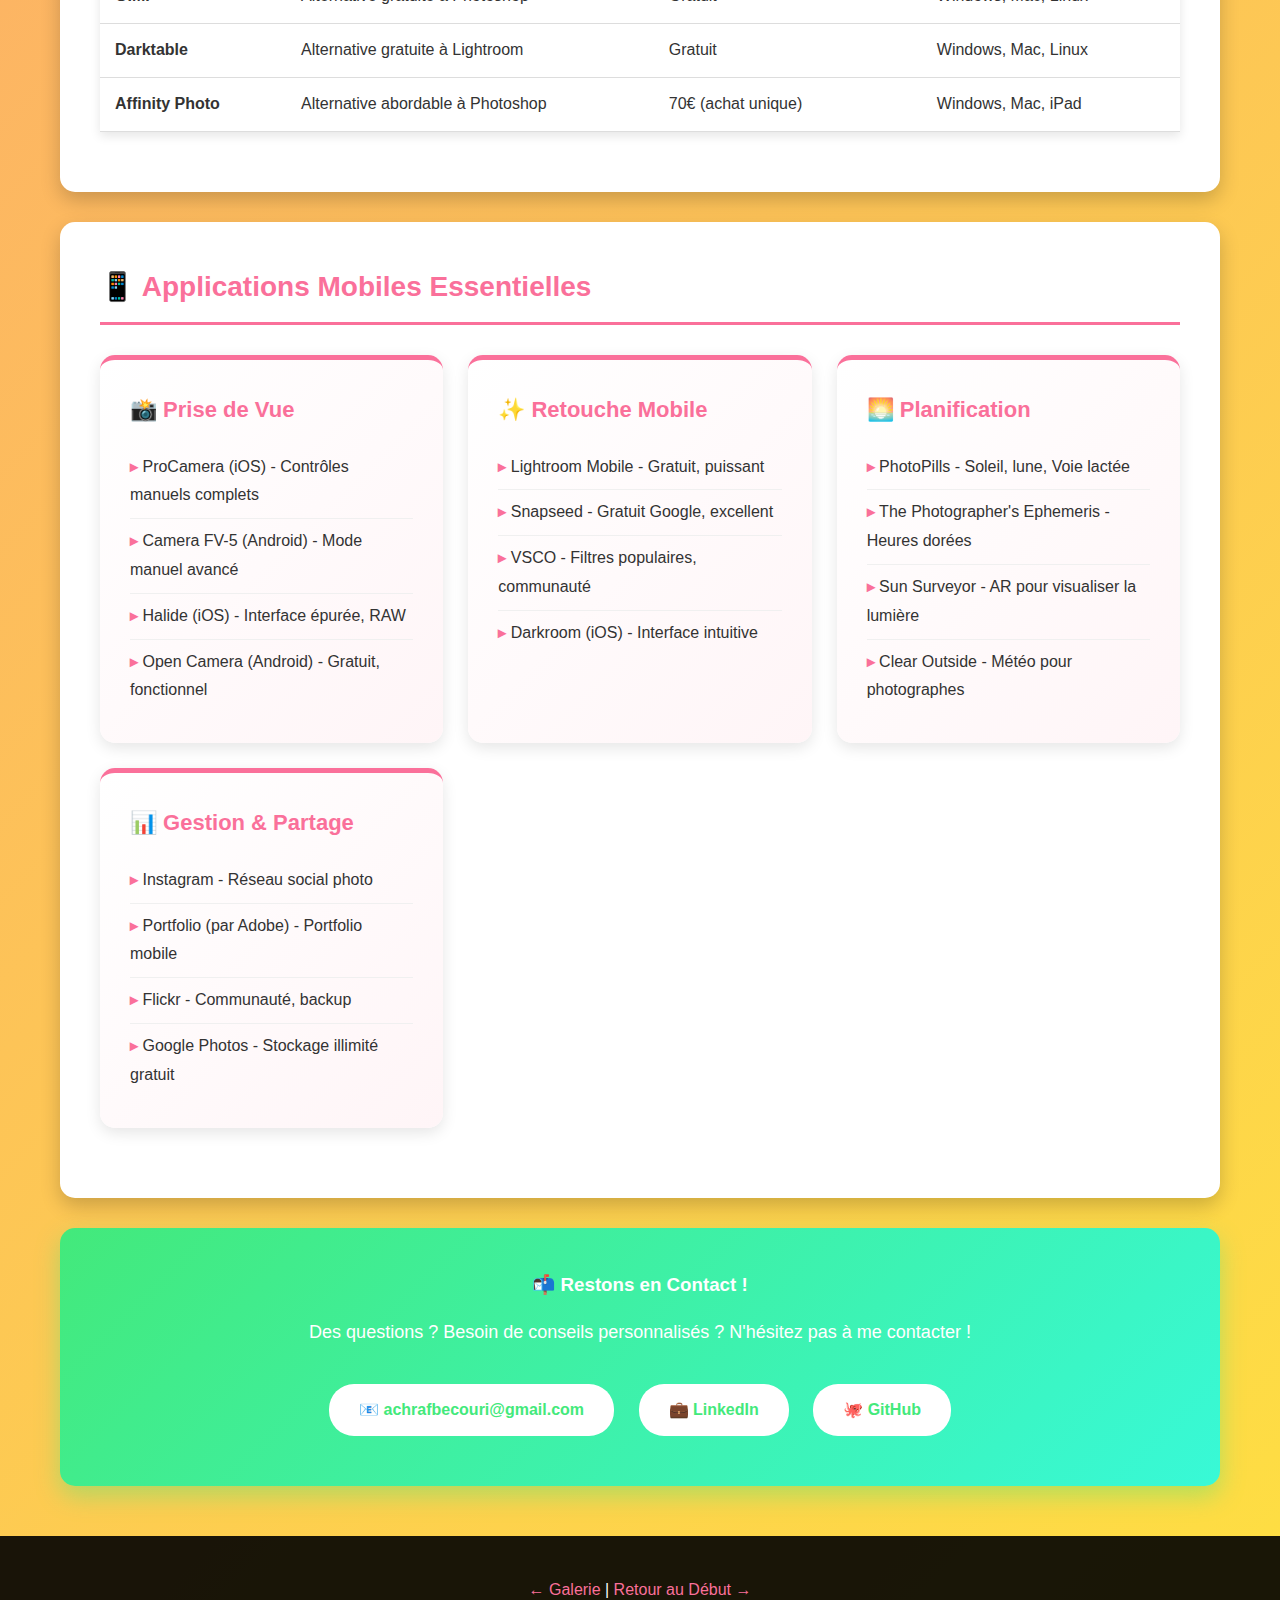
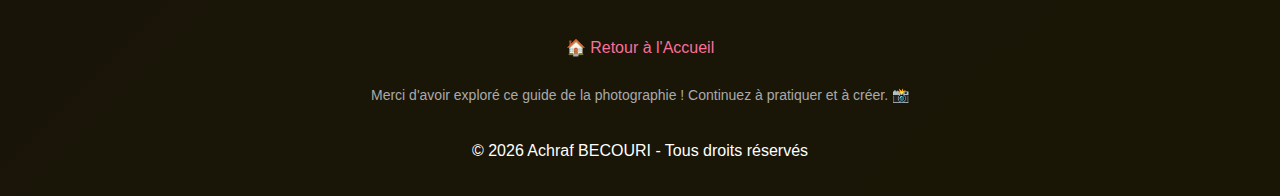
<file: ressources.html>
<!DOCTYPE html>
<html lang="fr">
<head>
    <meta charset="UTF-8">
    <meta name="viewport" content="width=device-width, initial-scale=1.0">
    <title>Ressources - Achraf BECOURI</title>
    <style>
        * {
            margin: 0;
            padding: 0;
            box-sizing: border-box;
        }

        body {
            font-family: 'Segoe UI', Tahoma, Geneva, Verdana, sans-serif;
            background: linear-gradient(135deg, #fa709a 0%, #fee140 100%);
            color: #333;
            line-height: 1.8;
        }

        header {
            background: rgba(255, 255, 255, 0.95);
            padding: 30px 20px;
            text-align: center;
            box-shadow: 0 4px 15px rgba(0, 0, 0, 0.2);
        }

        h1 {
            font-size: 42px;
            color: #fff;
            background: linear-gradient(135deg, #fa709a 0%, #fee140 100%);
            padding: 15px 35px;
            border-radius: 15px;
            display: inline-block;
            text-shadow: 3px 3px 8px rgba(0, 0, 0, 0.4);
            box-shadow: 0 10px 25px rgba(250, 112, 154, 0.4);
        }

        nav {
            background: rgba(255, 255, 255, 0.95);
            padding: 15px 0;
            box-shadow: 0 2px 10px rgba(0, 0, 0, 0.1);
            position: sticky;
            top: 0;
            z-index: 999;
        }

        nav ul {
            list-style: none;
            display: flex;
            justify-content: center;
            gap: 25px;
            flex-wrap: wrap;
        }

        nav a {
            text-decoration: none;
            color: #fa709a;
            font-weight: 600;
            font-size: 16px;
            padding: 10px 20px;
            border-radius: 5px;
            transition: all 0.3s;
        }

        nav a:hover, nav a.active {
            background: #fa709a;
            color: white;
            box-shadow: 0 5px 15px rgba(250, 112, 154, 0.4);
        }

        .container {
            max-width: 1200px;
            margin: 40px auto;
            padding: 0 20px;
        }

        .hero {
            background: white;
            padding: 60px 40px;
            border-radius: 20px;
            box-shadow: 0 10px 30px rgba(0, 0, 0, 0.2);
            margin-bottom: 40px;
            text-align: center;
        }

        .hero h2 {
            color: #fa709a;
            font-size: 36px;
            margin-bottom: 20px;
        }

        .content-section {
            background: white;
            padding: 40px;
            border-radius: 15px;
            box-shadow: 0 8px 20px rgba(0, 0, 0, 0.2);
            margin-bottom: 30px;
        }

        .content-section h3 {
            color: #fa709a;
            font-size: 28px;
            margin-bottom: 20px;
            border-bottom: 3px solid #fa709a;
            padding-bottom: 10px;
        }

        .resource-grid {
            display: grid;
            grid-template-columns: repeat(auto-fit, minmax(280px, 1fr));
            gap: 25px;
            margin: 30px 0;
        }

        .resource-card {
            background: linear-gradient(135deg, #fff 0%, #fff5f7 100%);
            padding: 30px;
            border-radius: 15px;
            box-shadow: 0 5px 15px rgba(0, 0, 0, 0.1);
            border-top: 5px solid #fa709a;
            transition: transform 0.3s ease;
        }

        .resource-card:hover {
            transform: translateY(-10px);
        }

        .resource-card h4 {
            color: #fa709a;
            font-size: 22px;
            margin-bottom: 15px;
        }

        .resource-card ul {
            list-style: none;
            padding-left: 0;
        }

        .resource-card li {
            padding: 8px 0;
            border-bottom: 1px solid #f0f0f0;
        }

        .resource-card li:last-child {
            border-bottom: none;
        }

        .resource-card li::before {
            content: "▸ ";
            color: #fa709a;
            font-weight: bold;
        }

        .platform-card {
            background: white;
            padding: 25px;
            border-radius: 10px;
            box-shadow: 0 4px 10px rgba(0, 0, 0, 0.1);
            margin-bottom: 20px;
            border-left: 5px solid;
            transition: all 0.3s;
        }

        .platform-card:hover {
            box-shadow: 0 8px 20px rgba(0, 0, 0, 0.15);
            transform: translateX(10px);
        }

        .platform-card h4 {
            font-size: 20px;
            margin-bottom: 10px;
        }

        .platform-card p {
            color: #666;
            font-size: 14px;
        }

        .youtube { border-left-color: #ff0000; }
        .instagram { border-left-color: #e4405f; }
        .flickr { border-left-color: #0063dc; }
        .behance { border-left-color: #1769ff; }
        .unsplash { border-left-color: #111111; }
        .reddit { border-left-color: #ff4500; }

        table {
            width: 100%;
            border-collapse: collapse;
            margin: 20px 0;
            box-shadow: 0 4px 10px rgba(0, 0, 0, 0.1);
        }

        th {
            background: linear-gradient(135deg, #fa709a 0%, #fee140 100%);
            color: white;
            padding: 15px;
            text-align: left;
            font-size: 16px;
        }

        td {
            padding: 12px 15px;
            border-bottom: 1px solid #ddd;
        }

        tr:hover {
            background: #fff5f7;
        }

        .contact-box {
            background: linear-gradient(135deg, #43e97b 0%, #38f9d7 100%);
            color: white;
            padding: 40px;
            border-radius: 15px;
            text-align: center;
            box-shadow: 0 10px 25px rgba(67, 233, 123, 0.4);
        }

        .contact-box h3 {
            color: white;
            border: none;
            margin-bottom: 15px;
        }

        .contact-box a {
            display: inline-block;
            background: white;
            color: #43e97b;
            padding: 12px 30px;
            border-radius: 25px;
            text-decoration: none;
            font-weight: 600;
            margin: 10px;
            transition: all 0.3s;
        }

        .contact-box a:hover {
            transform: translateY(-3px);
            box-shadow: 0 8px 20px rgba(0, 0, 0, 0.2);
        }

        footer {
            background: rgba(0, 0, 0, 0.9);
            color: white;
            padding: 30px 20px;
            text-align: center;
            margin-top: 50px;
        }

        footer a {
            color: #fa709a;
            text-decoration: none;
        }

        footer a:hover {
            text-decoration: underline;
        }
    </style>
</head>
<body>
    <header>
        <h1>📚 Ressources et Apprentissage</h1>
        <p style="margin-top: 15px; color: #fa709a; font-weight: 600;">Continuez à progresser</p>
    </header>

    <nav>
        <ul>
            <li><a href="index.html" class="btn-home">🏠 Accueil</a></li>
            <li><a href="introduction.html">Introduction</a></li>
            <li><a href="techniques.html">Techniques</a></li>
            <li><a href="equipement.html">Équipement</a></li>
            <li><a href="galerie.html">Galerie</a></li>
            <li><a href="ressources.html" class="active">Ressources</a></li>
        </ul>
    </nav>

    <div class="container">
        <div class="hero">
            <h2>Continuez Votre Apprentissage</h2>
            <p>
                La photographie est un voyage sans fin. Voici une sélection de ressources pour vous aider 
                à progresser, vous inspirer et rester connecté avec la communauté photographique mondiale.
            </p>
        </div>

        <div class="content-section">
            <h3>📚 Livres Incontournables</h3>
            
            <div class="resource-grid">
                <div class="resource-card">
                    <h4>📖 Pour Débuter</h4>
                    <ul>
                        <li>La Photo Numérique pour les Nuls - Julie Adair King</li>
                        <li>Le Grand Cours de Photo - David Taylor</li>
                        <li>Apprendre la Photographie - Nicolas Croce</li>
                        <li>Réussir ses Photos - Thierry Vincent</li>
                    </ul>
                </div>

                <div class="resource-card">
                    <h4>🎨 Composition & Créativité</h4>
                    <ul>
                        <li>L'Œil du Photographe - Michael Freeman</li>
                        <li>La Vision du Photographe - Michael Freeman</li>
                        <li>L'Art de la Composition - Feininger Andreas</li>
                        <li>Voir & Comprendre - Bryan Peterson</li>
                    </ul>
                </div>

                <div class="resource-card">
                    <h4>💡 Technique & Maîtrise</h4>
                    <ul>
                        <li>Comprendre l'Exposition - Bryan Peterson</li>
                        <li>Le Guide Complet de la Photo - National Geographic</li>
                        <li>L'Éclairage en Studio - Scott Kelby</li>
                        <li>Maîtriser Lightroom - Martin Evening</li>
                    </ul>
                </div>

                <div class="resource-card">
                    <h4>🌟 Inspiration & Histoire</h4>
                    <ul>
                        <li>Magnum Photos : L'Histoire - Russell Miller</li>
                        <li>Le Baiser de l'Hôtel de Ville - Robert Doisneau</li>
                        <li>The Americans - Robert Frank</li>
                        <li>Ansel Adams : Une Autobiographie</li>
                    </ul>
                </div>
            </div>
        </div>

        <div class="content-section">
            <h3>🎓 Plateformes d'Apprentissage en Ligne</h3>
            
            <table>
                <thead>
                    <tr>
                        <th>Plateforme</th>
                        <th>Type de Contenu</th>
                        <th>Prix</th>
                        <th>Niveau</th>
                        <th>Points Forts</th>
                    </tr>
                </thead>
                <tbody>
                    <tr>
                        <td><strong>YouTube</strong></td>
                        <td>Tutoriels vidéo gratuits</td>
                        <td>Gratuit</td>
                        <td>Tous niveaux</td>
                        <td>Immense bibliothèque, toujours à jour</td>
                    </tr>
                    <tr>
                        <td><strong>Udemy</strong></td>
                        <td>Cours complets structurés</td>
                        <td>10€ - 200€ / cours</td>
                        <td>Débutant à Avancé</td>
                        <td>Certificats, accès à vie</td>
                    </tr>
                    <tr>
                        <td><strong>Coursera</strong></td>
                        <td>Cours universitaires</td>
                        <td>Gratuit (audit) / 50€+ (certif)</td>
                        <td>Intermédiaire à Avancé</td>
                        <td>Qualité académique, prestigieux</td>
                    </tr>
                    <tr>
                        <td><strong>Skillshare</strong></td>
                        <td>Cours créatifs courts</td>
                        <td>15€/mois</td>
                        <td>Tous niveaux</td>
                        <td>Communauté active, projets pratiques</td>
                    </tr>
                    <tr>
                        <td><strong>MasterClass</strong></td>
                        <td>Cours par célébrités</td>
                        <td>15€/mois</td>
                        <td>Intermédiaire</td>
                        <td>Annie Leibovitz, Jimmy Chin</td>
                    </tr>
                    <tr>
                        <td><strong>KelbyOne</strong></td>
                        <td>Formation photo/Lightroom</td>
                        <td>20€/mois</td>
                        <td>Tous niveaux</td>
                        <td>Spécialisé photographie</td>
                    </tr>
                </tbody>
            </table>
        </div>

        <div class="content-section">
            <h3>🌐 Communautés et Réseaux</h3>
            
            <div class="platform-card youtube">
                <h4>📺 YouTube - Chaînes Recommandées</h4>
                <p>
                    <strong>Francophones :</strong> Objectif Photographe, Apprendre la Photo, Studio Pixel <br>
                    <strong>Anglophones :</strong> Peter McKinnon, Manny Ortiz, The Art of Photography, Thomas Heaton
                </p>
            </div>

            <div class="platform-card instagram">
                <h4>📷 Instagram</h4>
                <p>
                    Partagez votre travail, découvrez des photographes talentueux, suivez les hashtags #photography, 
                    #photooftheday, #landscapephotography. Rejoignez des défis photo quotidiens.
                </p>
            </div>

            <div class="platform-card flickr">
                <h4>📸 Flickr</h4>
                <p>
                    L'une des plus anciennes communautés photo. Groupes thématiques, critiques constructives, 
                    portfolios professionnels. Idéal pour recevoir des feedbacks détaillés.
                </p>
            </div>

            <div class="platform-card behance">
                <h4>🎨 Behance</h4>
                <p>
                    Plateforme professionnelle d'Adobe. Présentez vos projets photo, découvrez du travail de haute qualité, 
                    connectez avec des clients potentiels et d'autres créatifs.
                </p>
            </div>

            <div class="platform-card unsplash">
                <h4>🖼️ Unsplash</h4>
                <p>
                    Partagez vos meilleures photos gratuitement. Excellente visibilité, vos photos peuvent être vues 
                    par des millions de personnes. Construisez votre réputation.
                </p>
            </div>

            <div class="platform-card reddit">
                <h4>💬 Reddit - r/photography</h4>
                <p>
                    Communauté active avec discussions techniques, critiques de portfolio, questions-réponses. 
                    Sous-reddits spécialisés : r/photocritique, r/portraits, r/EarthPorn.
                </p>
            </div>
        </div>

        <div class="content-section">
            <h3>🎯 Défis et Projets Photographiques</h3>
            
            <div class="resource-grid">
                <div class="resource-card">
                    <h4>📅 Défis Quotidiens</h4>
                    <ul>
                        <li>365 Project : Une photo par jour pendant un an</li>
                        <li>52 Weeks Challenge : Un thème par semaine</li>
                        <li>Instagram Daily Challenges (#photooftheday)</li>
                        <li>30 Days of Photography Challenge</li>
                    </ul>
                </div>

                <div class="resource-card">
                    <h4>🎨 Projets Créatifs</h4>
                    <ul>
                        <li>Documenter votre ville/quartier</li>
                        <li>Portrait de 100 inconnus</li>
                        <li>Série thématique (couleurs, motifs)</li>
                        <li>Projet de famille/amis sur le long terme</li>
                    </ul>
                </div>

                <div class="resource-card">
                    <h4>🏆 Concours Photo</h4>
                    <ul>
                        <li>National Geographic Photo Contest</li>
                        <li>Sony World Photography Awards</li>
                        <li>International Photography Awards</li>
                        <li>Concours locaux et régionaux</li>
                    </ul>
                </div>

                <div class="resource-card">
                    <h4>📖 Photo Essays</h4>
                    <ul>
                        <li>Racontez une histoire en 10-20 images</li>
                        <li>Documentez un événement ou sujet</li>
                        <li>Créez un photobook sur un thème</li>
                        <li>Exposition photo personnelle</li>
                    </ul>
                </div>
            </div>
        </div>

        <div class="content-section">
            <h3>🛠️ Logiciels et Outils</h3>
            
            <table>
                <thead>
                    <tr>
                        <th>Logiciel</th>
                        <th>Fonction</th>
                        <th>Prix</th>
                        <th>Plateforme</th>
                    </tr>
                </thead>
                <tbody>
                    <tr>
                        <td><strong>Adobe Lightroom</strong></td>
                        <td>Retouche RAW, catalogage, organisation</td>
                        <td>12€/mois</td>
                        <td>Windows, Mac, iOS, Android</td>
                    </tr>
                    <tr>
                        <td><strong>Adobe Photoshop</strong></td>
                        <td>Retouche avancée, compositing, créations</td>
                        <td>24€/mois (ou avec Lightroom)</td>
                        <td>Windows, Mac, iPad</td>
                    </tr>
                    <tr>
                        <td><strong>Capture One</strong></td>
                        <td>Retouche RAW professionnelle</td>
                        <td>16€/mois ou 300€</td>
                        <td>Windows, Mac</td>
                    </tr>
                    <tr>
                        <td><strong>Luminar Neo</strong></td>
                        <td>Retouche IA, effets créatifs</td>
                        <td>15€/mois ou 150€</td>
                        <td>Windows, Mac</td>
                    </tr>
                    <tr>
                        <td><strong>DxO PhotoLab</strong></td>
                        <td>Correction optique, réduction bruit</td>
                        <td>130€ - 200€</td>
                        <td>Windows, Mac</td>
                    </tr>
                    <tr>
                        <td><strong>GIMP</strong></td>
                        <td>Alternative gratuite à Photoshop</td>
                        <td>Gratuit</td>
                        <td>Windows, Mac, Linux</td>
                    </tr>
                    <tr>
                        <td><strong>Darktable</strong></td>
                        <td>Alternative gratuite à Lightroom</td>
                        <td>Gratuit</td>
                        <td>Windows, Mac, Linux</td>
                    </tr>
                    <tr>
                        <td><strong>Affinity Photo</strong></td>
                        <td>Alternative abordable à Photoshop</td>
                        <td>70€ (achat unique)</td>
                        <td>Windows, Mac, iPad</td>
                    </tr>
                </tbody>
            </table>
        </div>

        <div class="content-section">
            <h3>📱 Applications Mobiles Essentielles</h3>
            
            <div class="resource-grid">
                <div class="resource-card">
                    <h4>📸 Prise de Vue</h4>
                    <ul>
                        <li>ProCamera (iOS) - Contrôles manuels complets</li>
                        <li>Camera FV-5 (Android) - Mode manuel avancé</li>
                        <li>Halide (iOS) - Interface épurée, RAW</li>
                        <li>Open Camera (Android) - Gratuit, fonctionnel</li>
                    </ul>
                </div>

                <div class="resource-card">
                    <h4>✨ Retouche Mobile</h4>
                    <ul>
                        <li>Lightroom Mobile - Gratuit, puissant</li>
                        <li>Snapseed - Gratuit Google, excellent</li>
                        <li>VSCO - Filtres populaires, communauté</li>
                        <li>Darkroom (iOS) - Interface intuitive</li>
                    </ul>
                </div>

                <div class="resource-card">
                    <h4>🌅 Planification</h4>
                    <ul>
                        <li>PhotoPills - Soleil, lune, Voie lactée</li>
                        <li>The Photographer's Ephemeris - Heures dorées</li>
                        <li>Sun Surveyor - AR pour visualiser la lumière</li>
                        <li>Clear Outside - Météo pour photographes</li>
                    </ul>
                </div>

                <div class="resource-card">
                    <h4>📊 Gestion & Partage</h4>
                    <ul>
                        <li>Instagram - Réseau social photo</li>
                        <li>Portfolio (par Adobe) - Portfolio mobile</li>
                        <li>Flickr - Communauté, backup</li>
                        <li>Google Photos - Stockage illimité gratuit</li>
                    </ul>
                </div>
            </div>
        </div>

        <div class="contact-box">
            <h3>📬 Restons en Contact !</h3>
            <p style="font-size: 18px; margin-bottom: 25px;">
                Des questions ? Besoin de conseils personnalisés ? N'hésitez pas à me contacter !
            </p>
            <a href="mailto:achrafbecouri@gmail.com">📧 achrafbecouri@gmail.com</a>
            <a href="https://www.linkedin.com/in/achraf-becouri-2b3533255/" target="_blank">💼 LinkedIn</a>
            <a href="https://github.com/Achraf-BECOURI" target="_blank">🐙 GitHub</a>
        </div>
    </div>

    <footer>
        <p style="margin-top: 10px;">
            <a href="galerie.html">← Galerie</a> | 
            <a href="introduction.html">Retour au Début →<br></a>
            <a href="index.html"><br>🏠 Retour à l'Accueil</a>
        </p>
        
        <p style="margin-top: 20px; font-size: 14px; color: #aaa;">
            Merci d'avoir exploré ce guide de la photographie ! Continuez à pratiquer et à créer. 📸
        </p>
        <p><br>© 2026 Achraf BECOURI - Tous droits réservés</p>
    </footer>
</body>
</html>
</file>
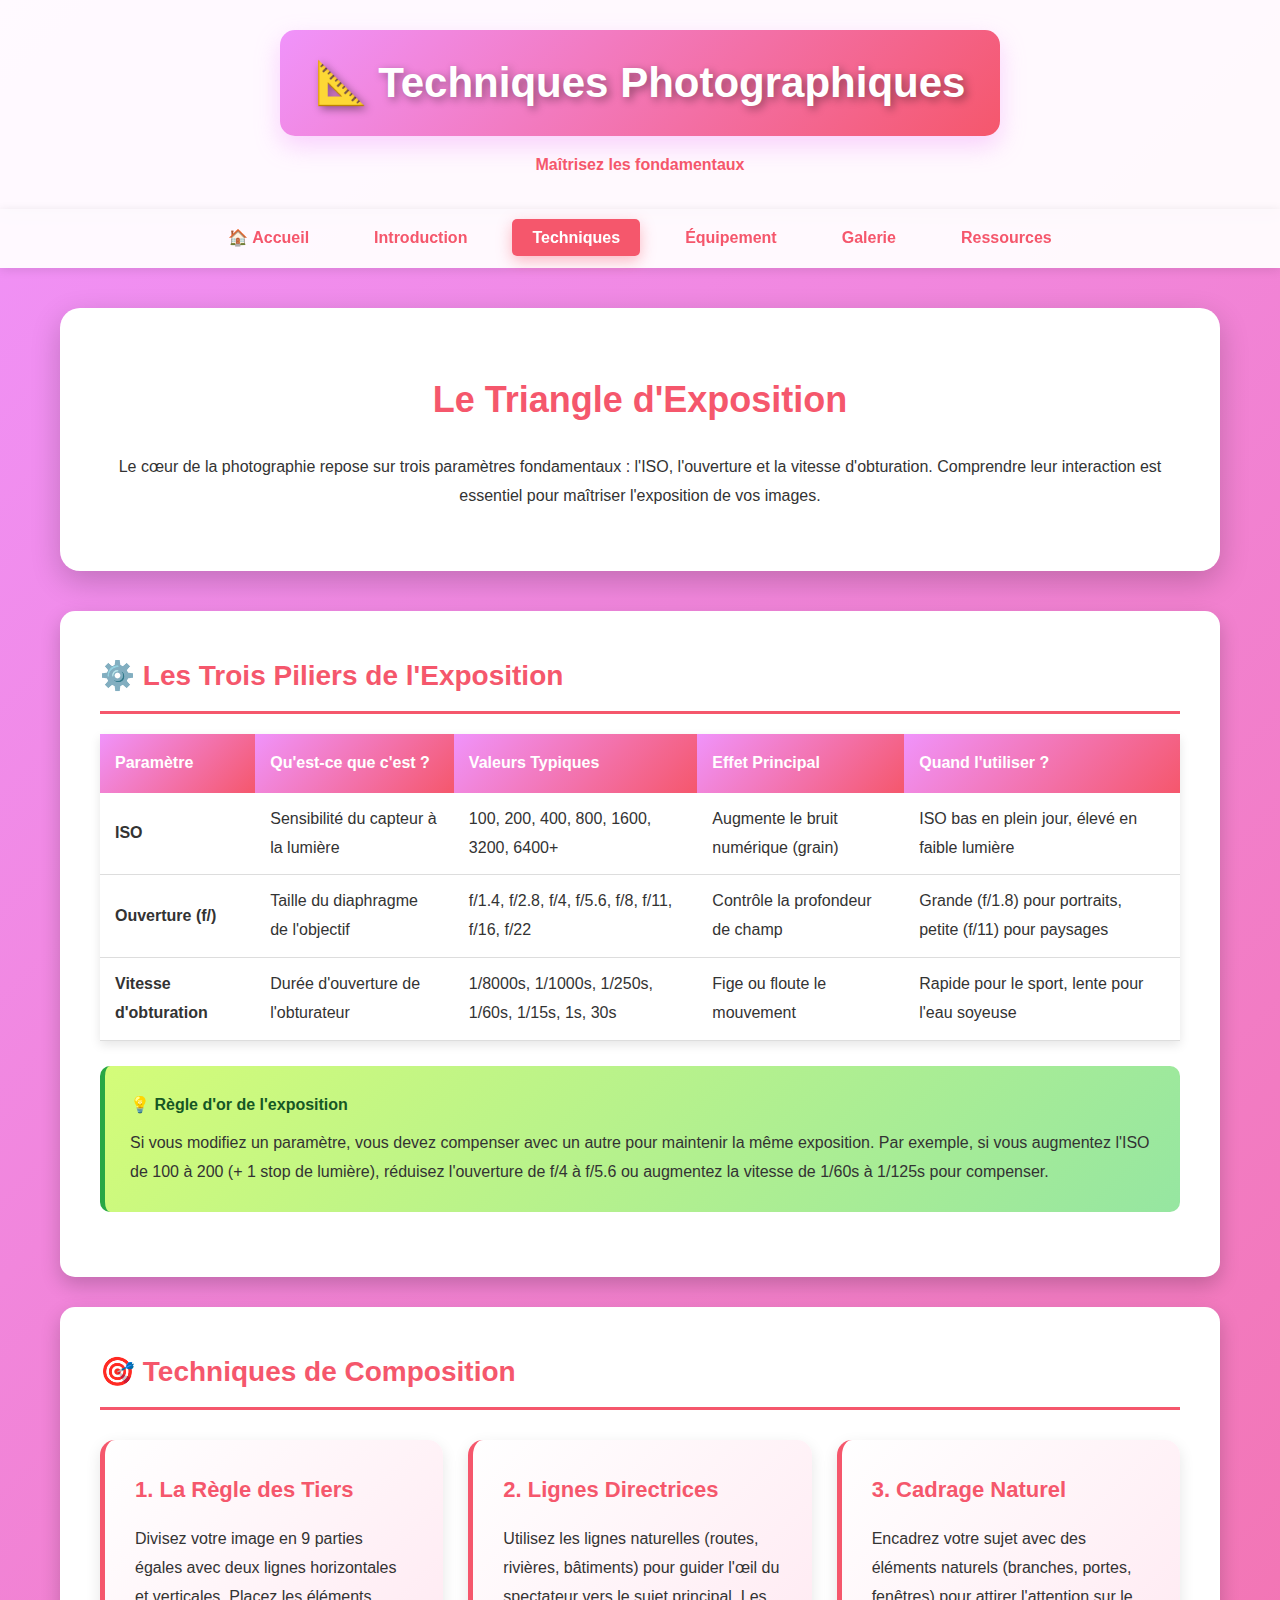
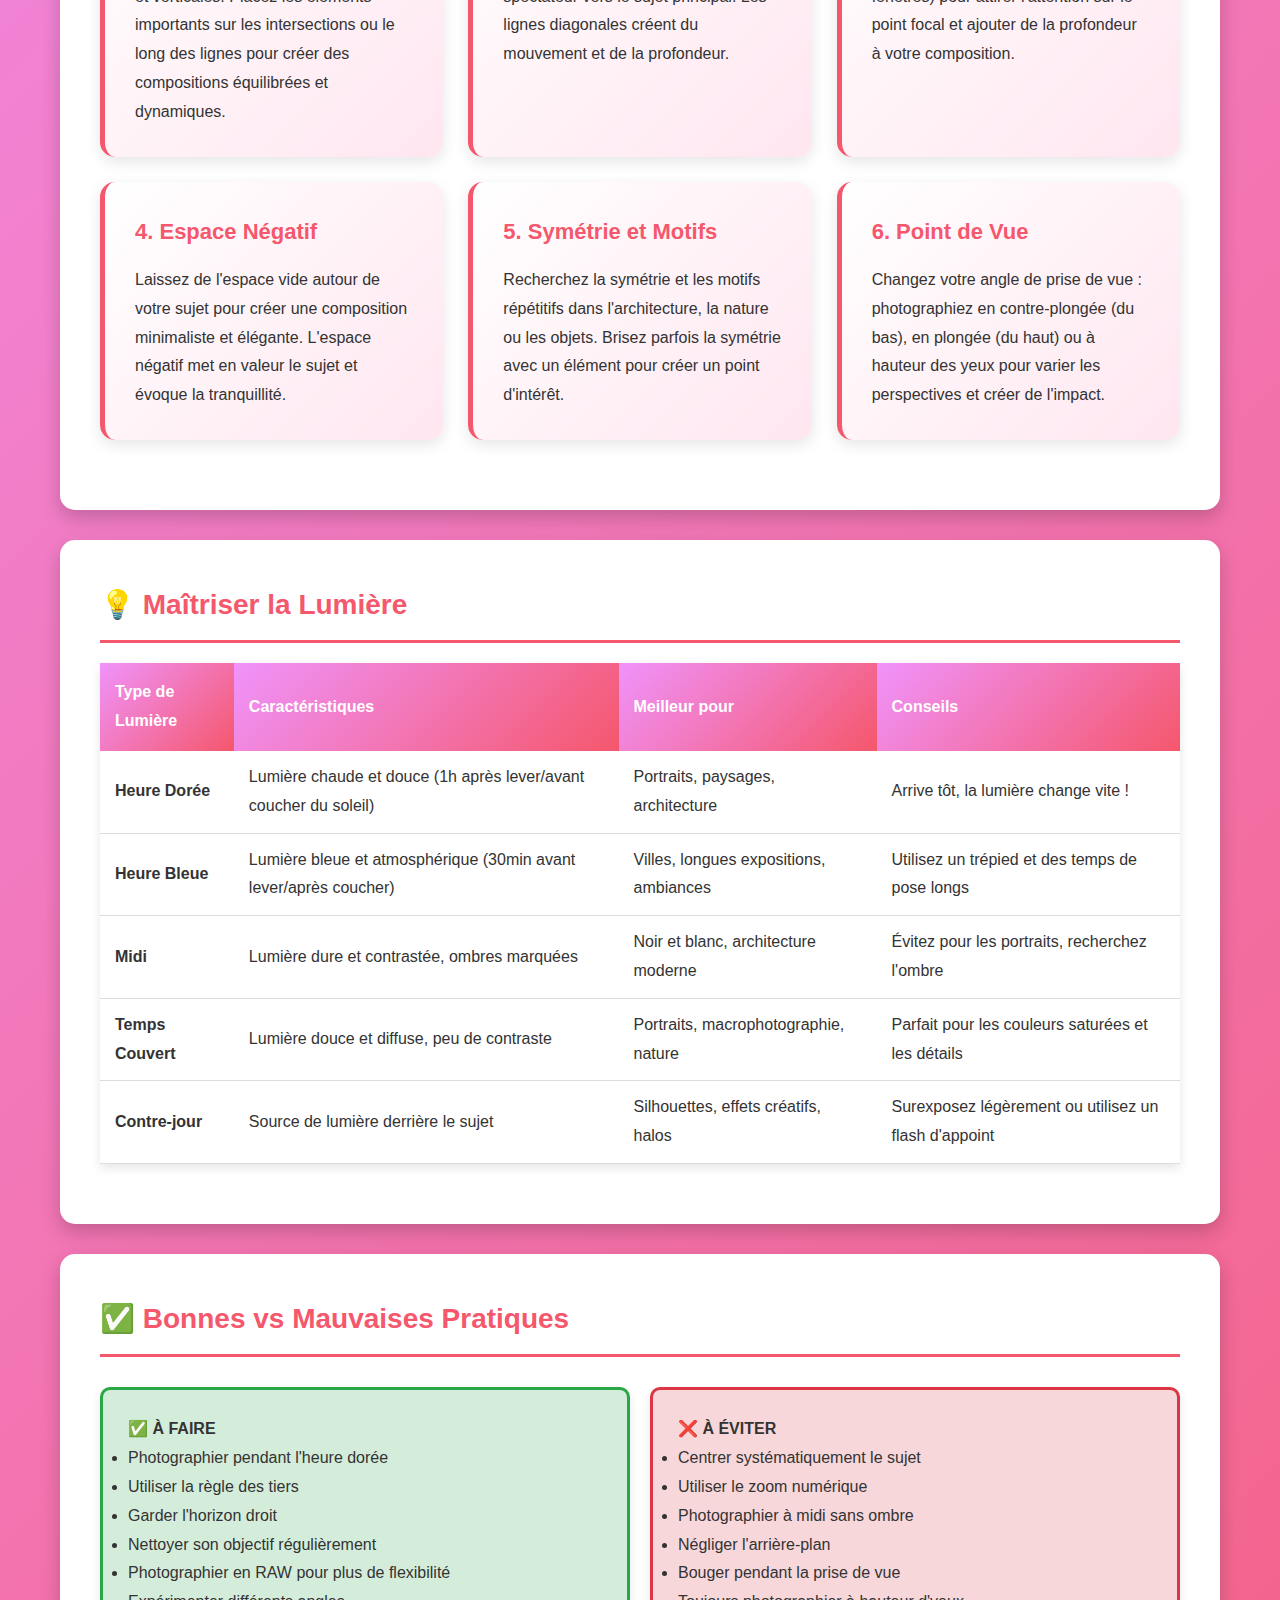
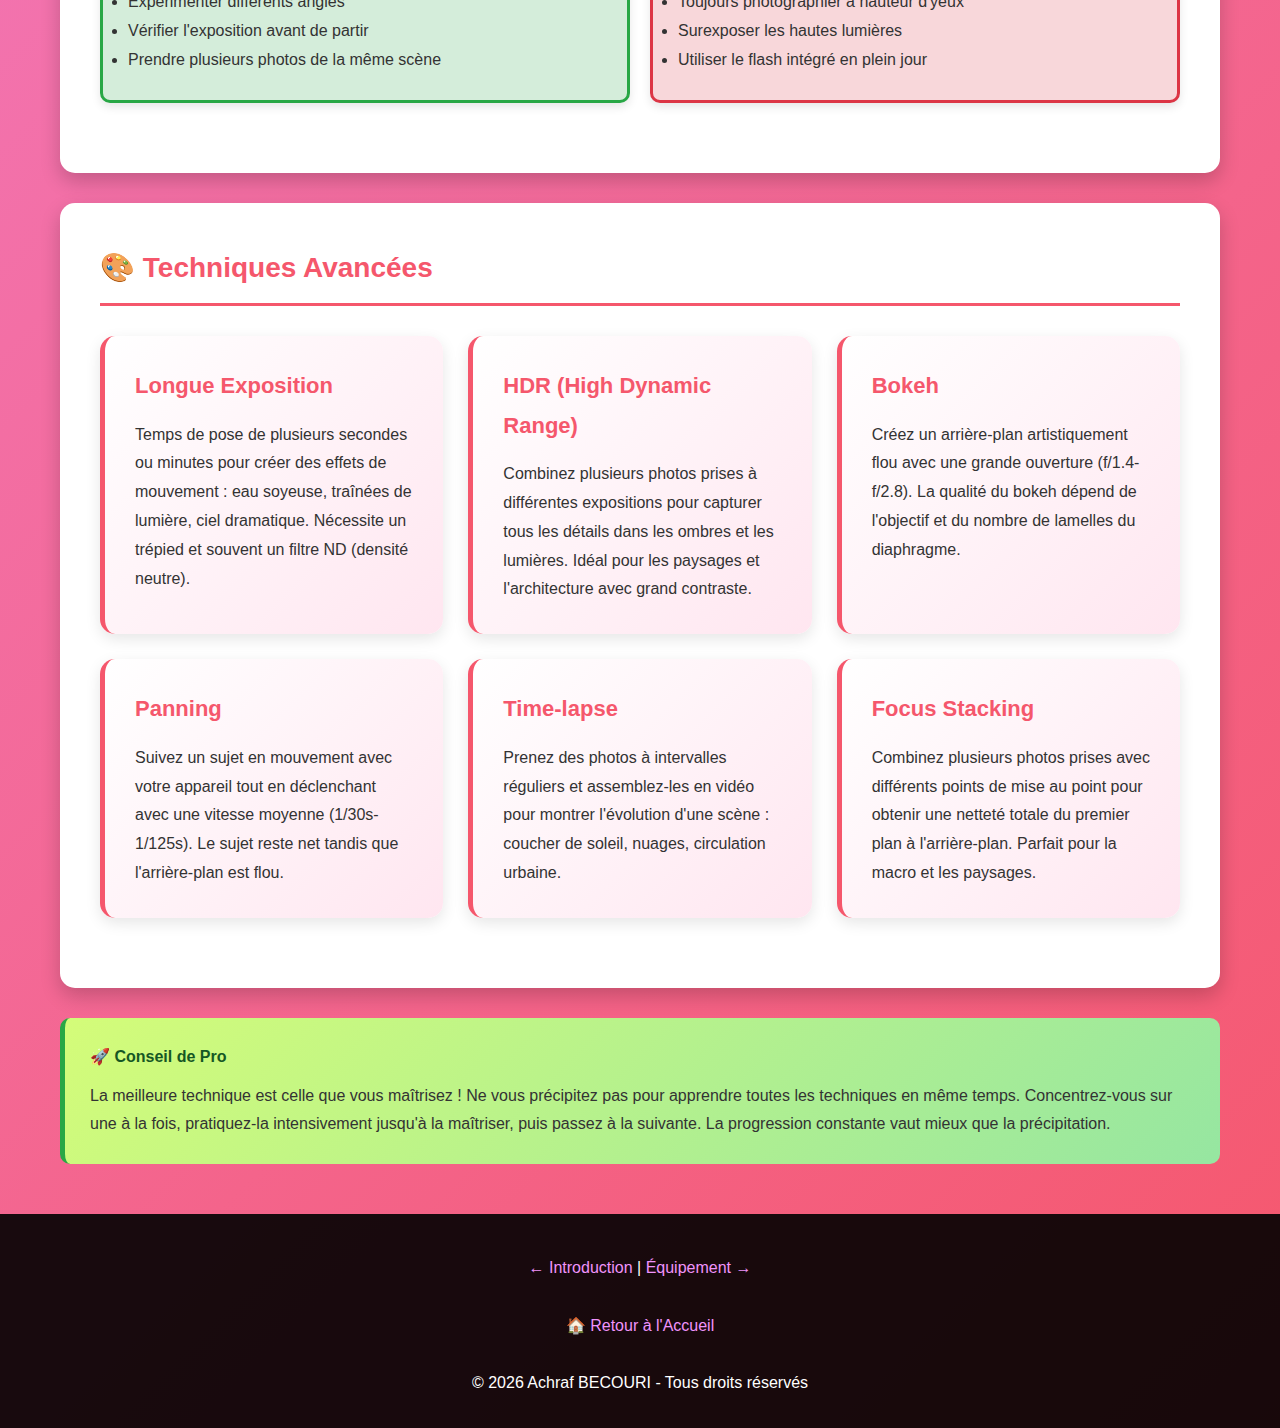
<file: techniques.html>
<!DOCTYPE html>
<html lang="fr">
<head>
    <meta charset="UTF-8">
    <meta name="viewport" content="width=device-width, initial-scale=1.0">
    <title>Techniques Photographiques - Achraf BECOURI</title>
    <style>
        * {
            margin: 0;
            padding: 0;
            box-sizing: border-box;
        }

        body {
            font-family: 'Segoe UI', Tahoma, Geneva, Verdana, sans-serif;
            background: linear-gradient(135deg, #f093fb 0%, #f5576c 100%);
            color: #333;
            line-height: 1.8;
        }

        header {
            background: rgba(255, 255, 255, 0.95);
            padding: 30px 20px;
            text-align: center;
            box-shadow: 0 4px 15px rgba(0, 0, 0, 0.2);
        }

        h1 {
            font-size: 42px;
            color: #fff;
            background: linear-gradient(135deg, #f093fb 0%, #f5576c 100%);
            padding: 15px 35px;
            border-radius: 15px;
            display: inline-block;
            text-shadow: 3px 3px 8px rgba(0, 0, 0, 0.4);
            box-shadow: 0 10px 25px rgba(240, 147, 251, 0.4);
        }

        nav {
            background: rgba(255, 255, 255, 0.95);
            padding: 15px 0;
            box-shadow: 0 2px 10px rgba(0, 0, 0, 0.1);
            position: sticky;
            top: 0;
            z-index: 999;
        }

        nav ul {
            list-style: none;
            display: flex;
            justify-content: center;
            gap: 25px;
            flex-wrap: wrap;
        }

        nav a {
            text-decoration: none;
            color: #f5576c;
            font-weight: 600;
            font-size: 16px;
            padding: 10px 20px;
            border-radius: 5px;
            transition: all 0.3s;
        }

        nav a:hover, nav a.active {
            background: #f5576c;
            color: white;
            box-shadow: 0 5px 15px rgba(245, 87, 108, 0.4);
        }

        .container {
            max-width: 1200px;
            margin: 40px auto;
            padding: 0 20px;
        }

        .hero {
            background: white;
            padding: 60px 40px;
            border-radius: 20px;
            box-shadow: 0 10px 30px rgba(0, 0, 0, 0.2);
            margin-bottom: 40px;
            text-align: center;
        }

        .hero h2 {
            color: #f5576c;
            font-size: 36px;
            margin-bottom: 20px;
        }

        .content-section {
            background: white;
            padding: 40px;
            border-radius: 15px;
            box-shadow: 0 8px 20px rgba(0, 0, 0, 0.2);
            margin-bottom: 30px;
        }

        .content-section h3 {
            color: #f5576c;
            font-size: 28px;
            margin-bottom: 20px;
            border-bottom: 3px solid #f5576c;
            padding-bottom: 10px;
        }

        table {
            width: 100%;
            border-collapse: collapse;
            margin: 20px 0;
            box-shadow: 0 4px 10px rgba(0, 0, 0, 0.1);
        }

        th {
            background: linear-gradient(135deg, #f093fb 0%, #f5576c 100%);
            color: white;
            padding: 15px;
            text-align: left;
            font-size: 16px;
        }

        td {
            padding: 12px 15px;
            border-bottom: 1px solid #ddd;
        }

        tr:hover {
            background: #fff5f8;
        }

        .technique-grid {
            display: grid;
            grid-template-columns: repeat(auto-fit, minmax(280px, 1fr));
            gap: 25px;
            margin: 30px 0;
        }

        .technique-card {
            background: linear-gradient(135deg, #fff 0%, #ffe6f0 100%);
            padding: 30px;
            border-radius: 15px;
            box-shadow: 0 5px 15px rgba(0, 0, 0, 0.1);
            border-left: 5px solid #f5576c;
            transition: transform 0.3s ease;
        }

        .technique-card:hover {
            transform: translateY(-10px);
        }

        .technique-card h4 {
            color: #f5576c;
            font-size: 22px;
            margin-bottom: 15px;
        }

        .tip-box {
            background: linear-gradient(135deg, #d4fc79 0%, #96e6a1 100%);
            border-left: 5px solid #28a745;
            padding: 25px;
            border-radius: 10px;
            margin: 25px 0;
        }

        .tip-box h4 {
            color: #155724;
            margin-bottom: 10px;
        }

        .comparison {
            display: grid;
            grid-template-columns: 1fr 1fr;
            gap: 20px;
            margin: 30px 0;
        }

        .comparison-item {
            padding: 25px;
            border-radius: 10px;
            box-shadow: 0 4px 10px rgba(0, 0, 0, 0.1);
        }

        .comparison-item.good {
            background: #d4edda;
            border: 3px solid #28a745;
        }

        .comparison-item.bad {
            background: #f8d7da;
            border: 3px solid #dc3545;
        }

        footer {
            background: rgba(0, 0, 0, 0.9);
            color: white;
            padding: 30px 20px;
            text-align: center;
            margin-top: 50px;
        }

        footer a {
            color: #f093fb;
            text-decoration: none;
        }

        footer a:hover {
            text-decoration: underline;
        }

        @media (max-width: 768px) {
            .comparison {
                grid-template-columns: 1fr;
            }
        }
    </style>
</head>
<body>
    <header>
        <h1>📐 Techniques Photographiques</h1>
        <p style="margin-top: 15px; color: #f5576c; font-weight: 600;">Maîtrisez les fondamentaux</p>
    </header>

    <nav>
        <ul>
            <li><a href="index.html" class="btn-home">🏠 Accueil</a></li>
            <li><a href="introduction.html">Introduction</a></li>
            <li><a href="techniques.html" class="active">Techniques</a></li>
            <li><a href="equipement.html">Équipement</a></li>
            <li><a href="galerie.html">Galerie</a></li>
            <li><a href="ressources.html">Ressources</a></li>
        </ul>
    </nav>

    <div class="container">
        <div class="hero">
            <h2>Le Triangle d'Exposition</h2>
            <p>
                Le cœur de la photographie repose sur trois paramètres fondamentaux : l'ISO, l'ouverture et la vitesse d'obturation. 
                Comprendre leur interaction est essentiel pour maîtriser l'exposition de vos images.
            </p>
        </div>

        <div class="content-section">
            <h3>⚙️ Les Trois Piliers de l'Exposition</h3>
            
            <table>
                <thead>
                    <tr>
                        <th>Paramètre</th>
                        <th>Qu'est-ce que c'est ?</th>
                        <th>Valeurs Typiques</th>
                        <th>Effet Principal</th>
                        <th>Quand l'utiliser ?</th>
                    </tr>
                </thead>
                <tbody>
                    <tr>
                        <td><strong>ISO</strong></td>
                        <td>Sensibilité du capteur à la lumière</td>
                        <td>100, 200, 400, 800, 1600, 3200, 6400+</td>
                        <td>Augmente le bruit numérique (grain)</td>
                        <td>ISO bas en plein jour, élevé en faible lumière</td>
                    </tr>
                    <tr>
                        <td><strong>Ouverture (f/)</strong></td>
                        <td>Taille du diaphragme de l'objectif</td>
                        <td>f/1.4, f/2.8, f/4, f/5.6, f/8, f/11, f/16, f/22</td>
                        <td>Contrôle la profondeur de champ</td>
                        <td>Grande (f/1.8) pour portraits, petite (f/11) pour paysages</td>
                    </tr>
                    <tr>
                        <td><strong>Vitesse d'obturation</strong></td>
                        <td>Durée d'ouverture de l'obturateur</td>
                        <td>1/8000s, 1/1000s, 1/250s, 1/60s, 1/15s, 1s, 30s</td>
                        <td>Fige ou floute le mouvement</td>
                        <td>Rapide pour le sport, lente pour l'eau soyeuse</td>
                    </tr>
                </tbody>
            </table>

            <div class="tip-box">
                <h4>💡 Règle d'or de l'exposition</h4>
                <p>
                    Si vous modifiez un paramètre, vous devez compenser avec un autre pour maintenir la même exposition. 
                    Par exemple, si vous augmentez l'ISO de 100 à 200 (+ 1 stop de lumière), réduisez l'ouverture de f/4 à f/5.6 
                    ou augmentez la vitesse de 1/60s à 1/125s pour compenser.
                </p>
            </div>
        </div>

        <div class="content-section">
            <h3>🎯 Techniques de Composition</h3>
            
            <div class="technique-grid">
                <div class="technique-card">
                    <h4>1. La Règle des Tiers</h4>
                    <p>
                        Divisez votre image en 9 parties égales avec deux lignes horizontales et verticales. 
                        Placez les éléments importants sur les intersections ou le long des lignes pour créer 
                        des compositions équilibrées et dynamiques.
                    </p>
                </div>

                <div class="technique-card">
                    <h4>2. Lignes Directrices</h4>
                    <p>
                        Utilisez les lignes naturelles (routes, rivières, bâtiments) pour guider l'œil du spectateur 
                        vers le sujet principal. Les lignes diagonales créent du mouvement et de la profondeur.
                    </p>
                </div>

                <div class="technique-card">
                    <h4>3. Cadrage Naturel</h4>
                    <p>
                        Encadrez votre sujet avec des éléments naturels (branches, portes, fenêtres) pour attirer 
                        l'attention sur le point focal et ajouter de la profondeur à votre composition.
                    </p>
                </div>

                <div class="technique-card">
                    <h4>4. Espace Négatif</h4>
                    <p>
                        Laissez de l'espace vide autour de votre sujet pour créer une composition minimaliste et élégante. 
                        L'espace négatif met en valeur le sujet et évoque la tranquillité.
                    </p>
                </div>

                <div class="technique-card">
                    <h4>5. Symétrie et Motifs</h4>
                    <p>
                        Recherchez la symétrie et les motifs répétitifs dans l'architecture, la nature ou les objets. 
                        Brisez parfois la symétrie avec un élément pour créer un point d'intérêt.
                    </p>
                </div>

                <div class="technique-card">
                    <h4>6. Point de Vue</h4>
                    <p>
                        Changez votre angle de prise de vue : photographiez en contre-plongée (du bas), 
                        en plongée (du haut) ou à hauteur des yeux pour varier les perspectives et créer de l'impact.
                    </p>
                </div>
            </div>
        </div>

        <div class="content-section">
            <h3>💡 Maîtriser la Lumière</h3>
            
            <table>
                <thead>
                    <tr>
                        <th>Type de Lumière</th>
                        <th>Caractéristiques</th>
                        <th>Meilleur pour</th>
                        <th>Conseils</th>
                    </tr>
                </thead>
                <tbody>
                    <tr>
                        <td><strong>Heure Dorée</strong></td>
                        <td>Lumière chaude et douce (1h après lever/avant coucher du soleil)</td>
                        <td>Portraits, paysages, architecture</td>
                        <td>Arrive tôt, la lumière change vite !</td>
                    </tr>
                    <tr>
                        <td><strong>Heure Bleue</strong></td>
                        <td>Lumière bleue et atmosphérique (30min avant lever/après coucher)</td>
                        <td>Villes, longues expositions, ambiances</td>
                        <td>Utilisez un trépied et des temps de pose longs</td>
                    </tr>
                    <tr>
                        <td><strong>Midi</strong></td>
                        <td>Lumière dure et contrastée, ombres marquées</td>
                        <td>Noir et blanc, architecture moderne</td>
                        <td>Évitez pour les portraits, recherchez l'ombre</td>
                    </tr>
                    <tr>
                        <td><strong>Temps Couvert</strong></td>
                        <td>Lumière douce et diffuse, peu de contraste</td>
                        <td>Portraits, macrophotographie, nature</td>
                        <td>Parfait pour les couleurs saturées et les détails</td>
                    </tr>
                    <tr>
                        <td><strong>Contre-jour</strong></td>
                        <td>Source de lumière derrière le sujet</td>
                        <td>Silhouettes, effets créatifs, halos</td>
                        <td>Surexposez légèrement ou utilisez un flash d'appoint</td>
                    </tr>
                </tbody>
            </table>
        </div>

        <div class="content-section">
            <h3>✅ Bonnes vs Mauvaises Pratiques</h3>
            
            <div class="comparison">
                <div class="comparison-item good">
                    <h4>✅ À FAIRE</h4>
                    <ul>
                        <li>Photographier pendant l'heure dorée</li>
                        <li>Utiliser la règle des tiers</li>
                        <li>Garder l'horizon droit</li>
                        <li>Nettoyer son objectif régulièrement</li>
                        <li>Photographier en RAW pour plus de flexibilité</li>
                        <li>Expérimenter différents angles</li>
                        <li>Vérifier l'exposition avant de partir</li>
                        <li>Prendre plusieurs photos de la même scène</li>
                    </ul>
                </div>

                <div class="comparison-item bad">
                    <h4>❌ À ÉVITER</h4>
                    <ul>
                        <li>Centrer systématiquement le sujet</li>
                        <li>Utiliser le zoom numérique</li>
                        <li>Photographier à midi sans ombre</li>
                        <li>Négliger l'arrière-plan</li>
                        <li>Bouger pendant la prise de vue</li>
                        <li>Toujours photographier à hauteur d'yeux</li>
                        <li>Surexposer les hautes lumières</li>
                        <li>Utiliser le flash intégré en plein jour</li>
                    </ul>
                </div>
            </div>
        </div>

        <div class="content-section">
            <h3>🎨 Techniques Avancées</h3>
            
            <div class="technique-grid">
                <div class="technique-card">
                    <h4>Longue Exposition</h4>
                    <p>
                        Temps de pose de plusieurs secondes ou minutes pour créer des effets de mouvement : 
                        eau soyeuse, traînées de lumière, ciel dramatique. Nécessite un trépied et souvent 
                        un filtre ND (densité neutre).
                    </p>
                </div>

                <div class="technique-card">
                    <h4>HDR (High Dynamic Range)</h4>
                    <p>
                        Combinez plusieurs photos prises à différentes expositions pour capturer tous les détails 
                        dans les ombres et les lumières. Idéal pour les paysages et l'architecture avec grand contraste.
                    </p>
                </div>

                <div class="technique-card">
                    <h4>Bokeh</h4>
                    <p>
                        Créez un arrière-plan artistiquement flou avec une grande ouverture (f/1.4-f/2.8). 
                        La qualité du bokeh dépend de l'objectif et du nombre de lamelles du diaphragme.
                    </p>
                </div>

                <div class="technique-card">
                    <h4>Panning</h4>
                    <p>
                        Suivez un sujet en mouvement avec votre appareil tout en déclenchant avec une vitesse 
                        moyenne (1/30s-1/125s). Le sujet reste net tandis que l'arrière-plan est flou.
                    </p>
                </div>

                <div class="technique-card">
                    <h4>Time-lapse</h4>
                    <p>
                        Prenez des photos à intervalles réguliers et assemblez-les en vidéo pour montrer 
                        l'évolution d'une scène : coucher de soleil, nuages, circulation urbaine.
                    </p>
                </div>

                <div class="technique-card">
                    <h4>Focus Stacking</h4>
                    <p>
                        Combinez plusieurs photos prises avec différents points de mise au point pour obtenir 
                        une netteté totale du premier plan à l'arrière-plan. Parfait pour la macro et les paysages.
                    </p>
                </div>
            </div>
        </div>

        <div class="tip-box">
            <h4>🚀 Conseil de Pro</h4>
            <p>
                La meilleure technique est celle que vous maîtrisez ! Ne vous précipitez pas pour apprendre toutes 
                les techniques en même temps. Concentrez-vous sur une à la fois, pratiquez-la intensivement jusqu'à 
                la maîtriser, puis passez à la suivante. La progression constante vaut mieux que la précipitation.
            </p>
        </div>
    </div>

    <footer>
        
        <p style="margin-top: 10px;">
            <a href="introduction.html">← Introduction</a> | 
            <a href="equipement.html">Équipement →<br></a>
            <a href="index.html"><br>🏠 Retour à l'Accueil</a>
        </p>
        <p><br>© 2026 Achraf BECOURI - Tous droits réservés</p>
    </footer>
</body>
</html>
</file>
<file: styles.css>
/* ========================================
   CSS EXTERNE - Styles communs à toutes les pages
   ======================================== */

/* Reset et styles de base */
* {
    margin: 0;
    padding: 0;
    box-sizing: border-box;
}

body {
    font-family: 'Segoe UI', Tahoma, Geneva, Verdana, sans-serif;
    color: #333;
    line-height: 1.8;
    overflow-x: hidden;
}

/* Navigation commune */
nav {
    background: rgba(255, 255, 255, 0.95);
    padding: 15px 0;
    box-shadow: 0 2px 10px rgba(0, 0, 0, 0.1);
    position: sticky;
    top: 0;
    z-index: 999;
}

nav ul {
    list-style: none;
    display: flex;
    justify-content: center;
    gap: 25px;
    flex-wrap: wrap;
}

nav li {
    display: inline;
}

nav a {
    text-decoration: none;
    font-weight: 600;
    font-size: 16px;
    padding: 10px 20px;
    border-radius: 5px;
    transition: all 0.3s ease;
}

nav a:hover {
    transform: translateY(-2px);
    box-shadow: 0 5px 15px rgba(0, 0, 0, 0.2);
}

/* Container principal */
.container {
    max-width: 1200px;
    margin: 40px auto;
    padding: 0 20px;
}

/* Headers */
header {
    background: rgba(255, 255, 255, 0.95);
    padding: 30px 20px;
    text-align: center;
    box-shadow: 0 4px 15px rgba(0, 0, 0, 0.2);
}

h1 {
    font-size: 42px;
    color: #fff;
    padding: 15px 35px;
    border-radius: 15px;
    display: inline-block;
    text-shadow: 3px 3px 8px rgba(0, 0, 0, 0.4);
    box-shadow: 0 10px 25px rgba(0, 0, 0, 0.3);
}

h2 {
    font-size: 32px;
    margin-bottom: 20px;
}

h3 {
    font-size: 24px;
    margin-bottom: 15px;
}

/* Sections communes */
.content-section {
    background: white;
    padding: 40px;
    border-radius: 15px;
    box-shadow: 0 8px 20px rgba(0, 0, 0, 0.2);
    margin-bottom: 30px;
}

.hero {
    background: white;
    padding: 60px 40px;
    border-radius: 20px;
    box-shadow: 0 10px 30px rgba(0, 0, 0, 0.2);
    margin-bottom: 40px;
    text-align: center;
}

/* QR Code */
.qr-code {
    position: fixed;
    top: 20px;
    right: 20px;
    width: 120px;
    height: 120px;
    background: white;
    padding: 10px;
    border-radius: 10px;
    box-shadow: 0 5px 15px rgba(0, 0, 0, 0.3);
    z-index: 1000;
    transition: transform 0.3s ease;
}

.qr-code:hover {
    transform: scale(1.1);
}

.qr-code img {
    width: 100%;
    height: 100%;
    display: block;
}

/* Tableaux */
table {
    width: 100%;
    border-collapse: collapse;
    margin: 20px 0;
    box-shadow: 0 4px 10px rgba(0, 0, 0, 0.1);
}

th {
    color: white;
    padding: 15px;
    text-align: left;
    font-size: 16px;
}

td {
    padding: 12px 15px;
    border-bottom: 1px solid #ddd;
}

tr:hover {
    background: #f5f5f5;
}

/* Cartes */
.card {
    background: white;
    padding: 30px;
    border-radius: 15px;
    box-shadow: 0 5px 15px rgba(0, 0, 0, 0.1);
    transition: transform 0.3s ease, box-shadow 0.3s ease;
}

.card:hover {
    transform: translateY(-10px);
    box-shadow: 0 10px 25px rgba(0, 0, 0, 0.2);
}

/* Grilles */
.grid-2col {
    display: grid;
    grid-template-columns: repeat(auto-fit, minmax(300px, 1fr));
    gap: 30px;
    margin: 30px 0;
}

.grid-3col {
    display: grid;
    grid-template-columns: repeat(auto-fit, minmax(250px, 1fr));
    gap: 25px;
    margin: 30px 0;
}

/* Boutons */
.btn {
    display: inline-block;
    padding: 12px 30px;
    margin: 10px 5px;
    border-radius: 25px;
    text-decoration: none;
    font-weight: 600;
    transition: all 0.3s ease;
    box-shadow: 0 4px 10px rgba(0, 0, 0, 0.2);
    cursor: pointer;
    border: none;
}

.btn:hover {
    transform: translateY(-3px);
    box-shadow: 0 8px 20px rgba(0, 0, 0, 0.3);
}

.btn-top {
    position: fixed;
    bottom: 30px;
    right: 30px;
    width: 50px;
    height: 50px;
    border-radius: 50%;
    display: flex;
    align-items: center;
    justify-content: center;
    font-size: 24px;
    z-index: 1000;
}

/* Footer */
footer {
    background: rgba(0, 0, 0, 0.9);
    color: white;
    padding: 30px 20px;
    text-align: center;
    margin-top: 50px;
}

footer a {
    text-decoration: none;
    transition: all 0.3s ease;
}

footer a:hover {
    text-decoration: underline;
}

.copyright {
    font-size: 14px;
    margin: 20px 0;
    color: #aaa;
}

/* Social Links */
.social-links {
    display: flex;
    justify-content: center;
    gap: 20px;
    margin-top: 20px;
    flex-wrap: wrap;
}

.social-links a {
    color: white;
    text-decoration: none;
    display: flex;
    align-items: center;
    gap: 8px;
    padding: 10px 18px;
    border-radius: 25px;
    transition: all 0.3s ease;
}

.social-links a:hover {
    transform: translateY(-3px);
}

/* Animations */
@keyframes fadeIn {
    from {
        opacity: 0;
        transform: translateY(20px);
    }
    to {
        opacity: 1;
        transform: translateY(0);
    }
}

@keyframes slideInDown {
    from {
        opacity: 0;
        transform: translateY(-50px);
    }
    to {
        opacity: 1;
        transform: translateY(0);
    }
}

@keyframes pulse {
    0%, 100% {
        transform: scale(1);
    }
    50% {
        transform: scale(1.05);
    }
}

/* Utilitaires */
.text-center {
    text-align: center;
}

.mb-20 {
    margin-bottom: 20px;
}

.mt-30 {
    margin-top: 30px;
}

.p-40 {
    padding: 40px;
}

/* Responsive */
@media (max-width: 768px) {
    h1 {
        font-size: 32px;
        padding: 12px 25px;
    }

    h2 {
        font-size: 28px;
    }

    .container {
        padding: 0 15px;
    }

    nav ul {
        flex-direction: column;
        gap: 10px;
    }

    .qr-code {
        width: 80px;
        height: 80px;
        top: 10px;
        right: 10px;
    }

    .grid-2col,
    .grid-3col {
        grid-template-columns: 1fr;
    }

    .content-section {
        padding: 25px;
    }
}

@media (max-width: 480px) {
    h1 {
        font-size: 24px;
        padding: 10px 20px;
    }

    .btn {
        padding: 10px 20px;
        font-size: 14px;
    }

    table {
        font-size: 12px;
    }

    th, td {
        padding: 8px;
    }
}
</file>
